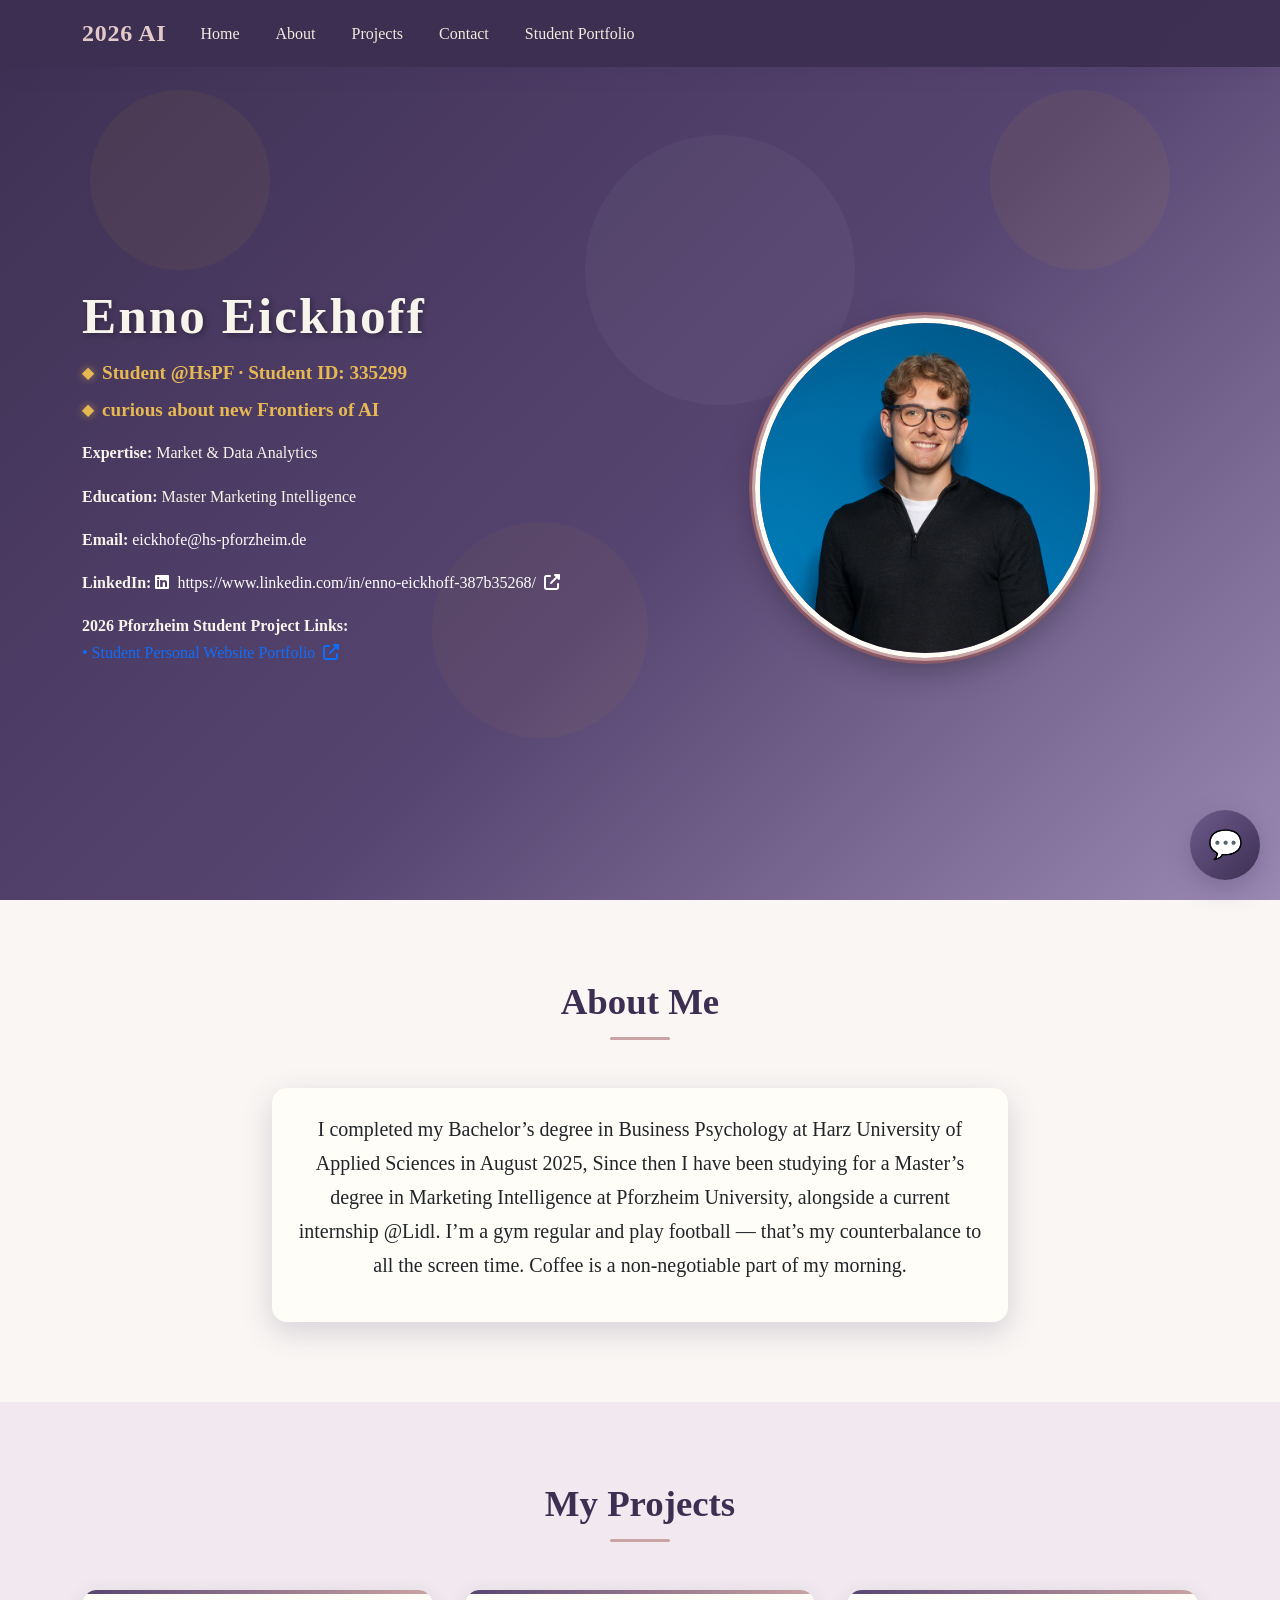
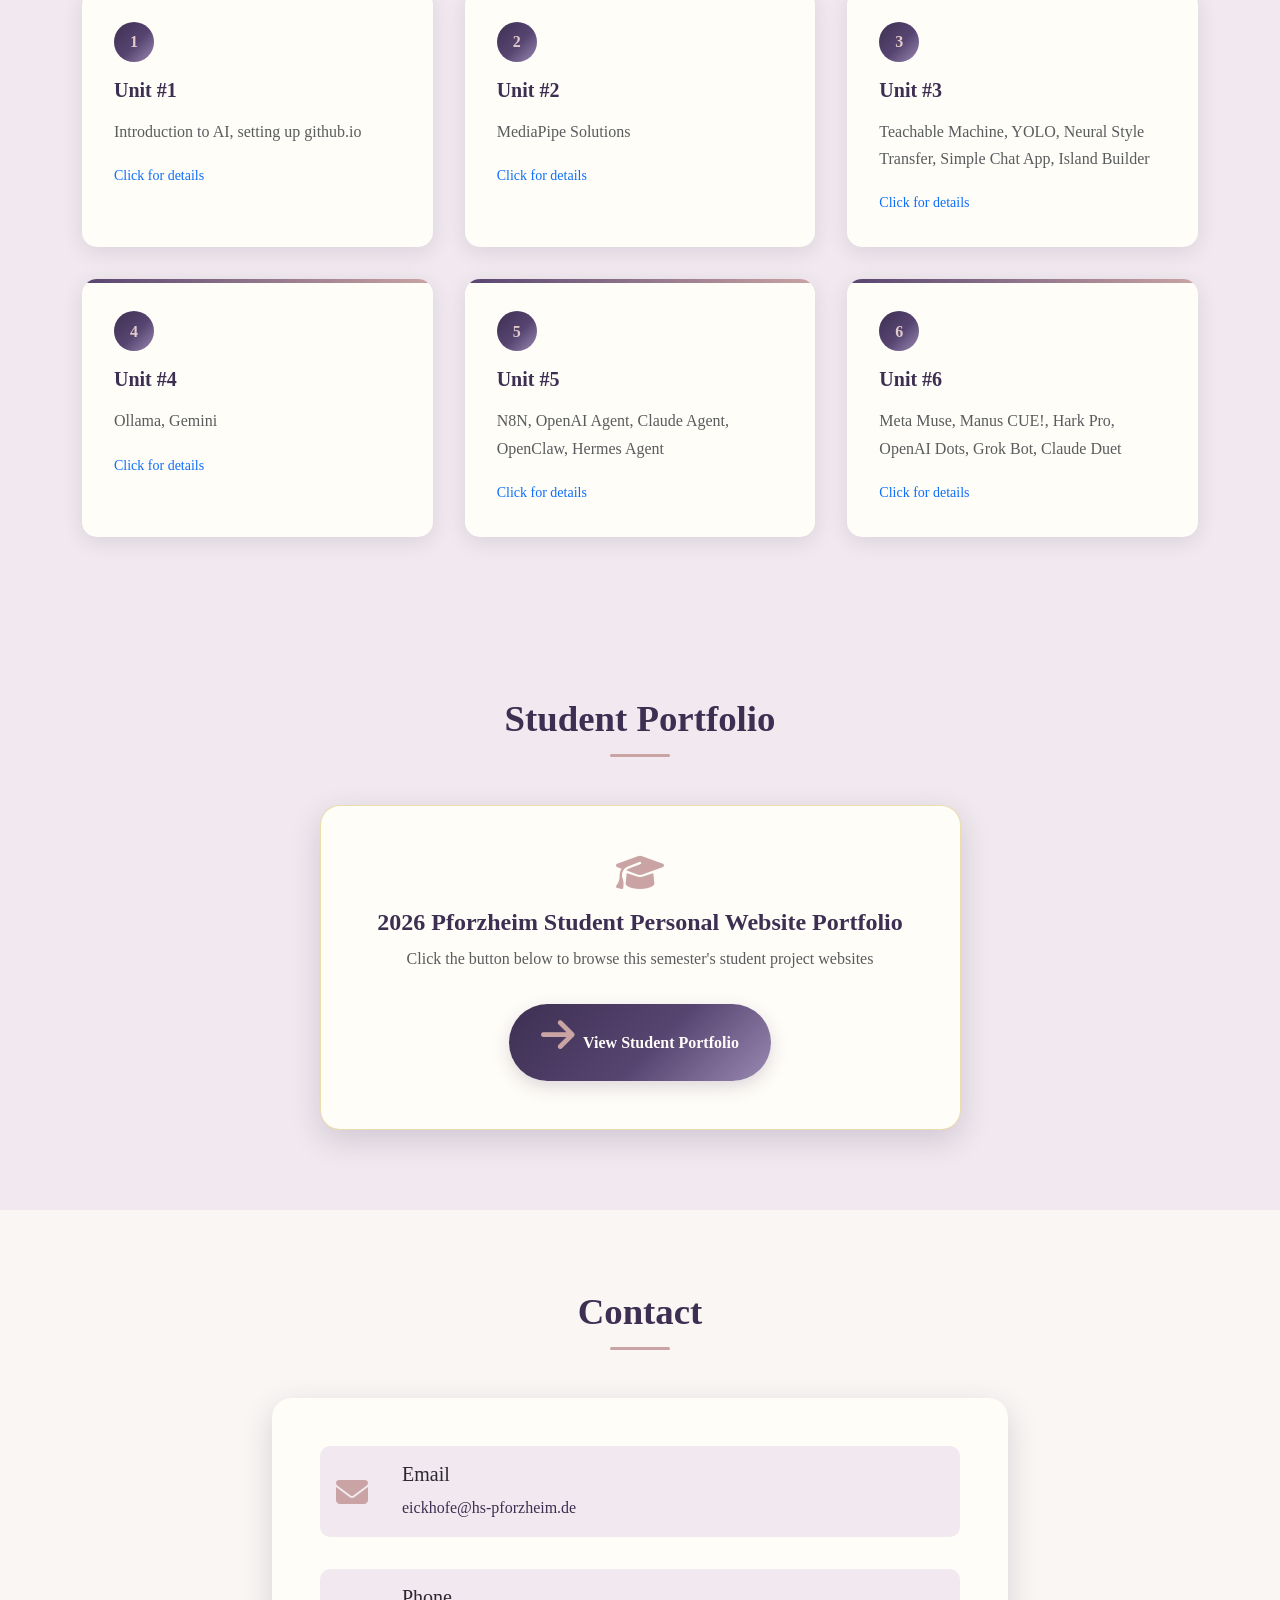
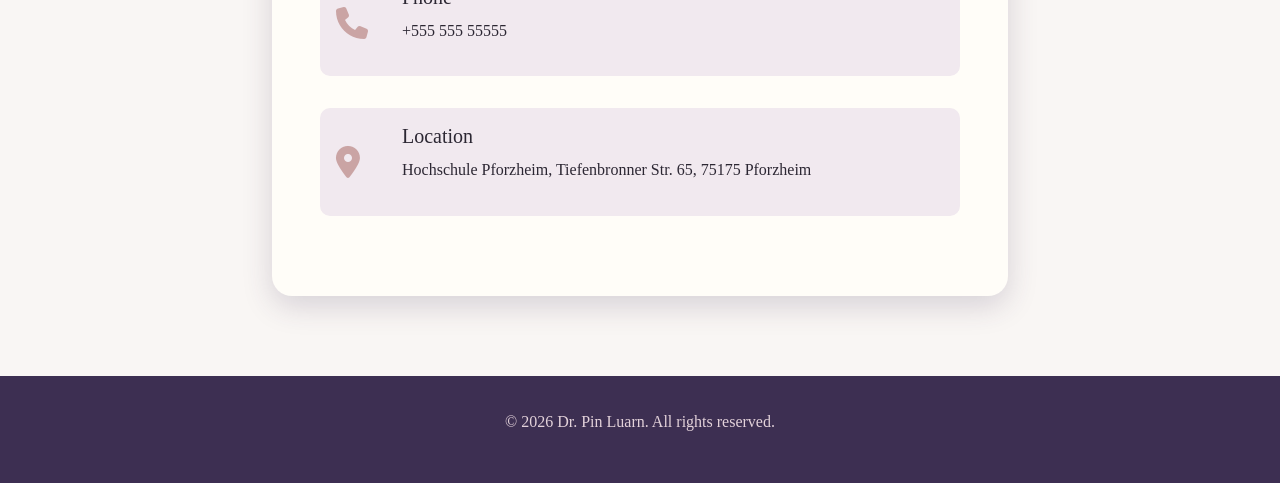
<file: index.html>
<!DOCTYPE html>
<html lang="en">
<head>
    <meta charset="UTF-8">
    <meta name="viewport" content="width=device-width, initial-scale=1.0">
    <title>Prof. Pin Luarn | 2026 AI Personal Site</title>
    <link href="https://cdnjs.cloudflare.com/ajax/libs/bootstrap/5.3.0/css/bootstrap.min.css" rel="stylesheet">
    <link href="https://cdnjs.cloudflare.com/ajax/libs/font-awesome/6.4.0/css/all.min.css" rel="stylesheet">
    <link rel="stylesheet" href="style.css">
    <link rel="icon" type="image/x-icon" href="favicon.ico">
    <!-- AI chat widget: talks to my n8n AI Agent (Unit 5.1 / Extra Credit 5.10) -->
    <script src="chatbot.js?v=4" defer></script>
</head>
<body>
    <!-- Navigation -->
    <nav class="navbar navbar-expand-lg fixed-top">
        <div class="container">
            <a class="navbar-brand" href="#home">2026 AI</a>

            <button class="navbar-toggler" type="button" data-bs-toggle="collapse" data-bs-target="#navbarNav">
                <span class="navbar-toggler-icon"></span>
            </button>

            <div class="collapse navbar-collapse" id="navbarNav">
                <ul class="navbar-nav me-auto">
                    <li class="nav-item">
                        <a class="nav-link" href="#home">Home</a>
                    </li>
                    <li class="nav-item">
                        <a class="nav-link" href="#about">About</a>
                    </li>
                    <li class="nav-item">
                        <a class="nav-link" href="#projects">Projects</a>
                    </li>
                    <li class="nav-item">
                        <a class="nav-link" href="#contact">Contact</a>
                    </li>
                    <li class="nav-item">
                        <a class="nav-link" href="https://drluarn.github.io/student.html" target="_blank" rel="noopener">Student Portfolio</a>
                    </li>
                </ul>
            </div>
        </div>
    </nav>

    <!-- Hero Section -->
    <section id="home" class="hero">
        <div class="container">
            <div class="row align-items-center">
                <div class="col-lg-6 hero-content fade-in">
                    <h1 id="name"></h1>
                    <div class="titles-container">
                        <p class="subtitle title-line" id="title1"></p>
                        <p class="subtitle title-line" id="title2"></p>
                    </div>
                    <div class="mb-3">
                        <strong>Expertise:</strong>
                        <span id="expertise"></span>
                    </div>
                    <div class="mb-3">
                        <strong>Education:</strong>
                        <span id="education"></span>
                    </div>
                    <div class="mb-3">
                        <strong>Email:</strong>
                        <a href="" class="text-white" id="email"></a>
                    </div>
                    <div class="mb-3">
                        <strong>LinkedIn:</strong>
                        <a href="" target="_blank" class="text-white" id="linkedin">
                            <i class="fab fa-linkedin me-1"></i>
                            <span id="linkedin-text"></span>
                            <i class="fas fa-external-link-alt ms-1"></i>
                        </a>
                    </div>
                    <div class="mb-4 student-links">
                        <strong>2026 Pforzheim Student Project Links:</strong>
                        <div class="student-link-item">
                            <a href="https://drluarn.github.io/student.html" target="_blank" rel="noopener">
                                <span>• Student Personal Website Portfolio</span>
                                <i class="fas fa-external-link-alt ms-1"></i>
                            </a>
                        </div>
                    </div>
                </div>
                <div class="col-lg-6 text-center fade-in">
                    <img src="mypic.jpg" alt="profile photo" class="profile-img">
                </div>
            </div>
        </div>
    </section>

    <!-- About Section -->
    <section id="about" class="section">
        <div class="container">
            <h2 class="section-title">About Me</h2>
            <div class="row justify-content-center">
                <div class="col-lg-8">
                    <div class="card fade-in">
                        <div class="card-body p-4">
                            <p class="lead text-center" id="about-text">
                            </p>
                        </div>
                    </div>
                </div>
            </div>
        </div>
    </section>

    <!-- Projects Section -->
    <section id="projects" class="section bg-light">
        <div class="container">
            <h2 class="section-title">My Projects</h2>

            <!-- Projects are rendered dynamically by JS -->
            <div class="project-grid fade-in" id="projects-grid"></div>
        </div>
    </section>

    <!-- Student Portfolio Section -->
    <section id="portfolio" class="section bg-light">
        <div class="container">
            <h2 class="section-title">Student Portfolio</h2>
            <div class="row justify-content-center">
                <div class="col-lg-7">
                    <div class="portfolio-cta fade-in">
                        <i class="fas fa-graduation-cap"></i>
                        <h4 style="color: var(--navy-deep); font-weight: 700;">2026 Pforzheim Student Personal Website Portfolio</h4>
                        <p class="text-muted mt-2">Click the button below to browse this semester's student project websites</p>
                        <a href="https://drluarn.github.io/student.html" class="btn-elegant" target="_blank" rel="noopener">
                            <i class="fas fa-arrow-right"></i> <span>View Student Portfolio</span>
                        </a>
                    </div>
                </div>
            </div>
        </div>
    </section>

    <!-- Contact Section -->
    <section id="contact" class="section">
        <div class="container">
            <h2 class="section-title">Contact</h2>
            <div class="row justify-content-center">
                <div class="col-lg-8">
                    <div class="contact-info fade-in">
                        <div class="contact-item">
                            <i class="fas fa-envelope"></i>
                            <div>
                                <h5>Email</h5>
                                <a id="contact-email1" href=""></a>
                            </div>
                        </div>
                        <div class="contact-item">
                            <i class="fas fa-phone"></i>
                            <div>
                                <h5>Phone</h5>
                                <p id="contact-phone"></p>
                            </div>
                        </div>
                        <div class="contact-item">
                            <i class="fas fa-map-marker-alt"></i>
                            <div>
                                <h5>Location</h5>
                                <p id="contact-location"></p>
                            </div>
                        </div>
                    </div>
                </div>
            </div>
        </div>
    </section>

    <!-- Footer -->
    <footer class="footer">
        <div class="container">
            <p>&copy; 2026 Dr. Pin Luarn. All rights reserved.</p>
        </div>
    </footer>

    <!-- Bootstrap JS -->
    <script src="https://cdnjs.cloudflare.com/ajax/libs/bootstrap/5.3.0/js/bootstrap.bundle.min.js"></script>

    <script>
        const totalUnits = 6;

        // Fallback project descriptions (used if projects.txt cannot be fetched, e.g. opened via file://)
        const defaultProjects = [
            {id: 1, description: 'Introduction to AI, setting up github.io'},
            {id: 2, description: 'MediaPipe Solutions'},
            {id: 3, description: 'Teachable Machine, YOLO, Neural Style Transfer, Simple Chat App, Island Builder'},
            {id: 4, description: 'Ollama, Gemini'},
            {id: 5, description: 'N8N, OpenAI Agent, Claude Agent, OpenClaw, Hermes Agent'},
            {id: 6, description: 'Meta Muse, Manus CUE!, Hark Pro, OpenAI Dots, Grok Bot, Claude Duet'}
        ];

        let projects = defaultProjects;

        // Always read projects.txt from the instructor's own site so every student
        // fork (even hosted on a different github.io domain) shows the same, current
        // unit list rather than whatever projects.txt happens to ship in their repo.
        const PROJECTS_TXT_URL = 'https://drluarn.github.io/projects.txt';

        async function loadProjectsTxt() {
            try {
                const res = await fetch(PROJECTS_TXT_URL, { cache: 'no-store' });
                if (!res.ok) throw new Error('projects.txt not found');
                const text = await res.text();
                const parsed = parseProfileTxt(text);
                const loaded = [];
                for (let i = 1; i <= totalUnits; i++) {
                    const description = parsed[`unit${i}`];
                    if (description) loaded.push({id: i, description});
                }
                // Only use the loaded list if every unit was found; otherwise keep defaults
                projects = (loaded.length === totalUnits) ? loaded : defaultProjects;
            } catch (err) {
                console.warn('Could not load projects.txt, using built-in defaults.', err);
                projects = defaultProjects;
            }
        }

        // Fallback profile (used if profile.txt cannot be fetched, e.g. opened via file://)
        const defaultProfile = {
            name: 'Prof. Pin Luarn',
            title1: 'Top 2% Scientist Worldwide (2020-2026)',
            title2: '2024 National Teaching Award Laureate',
            expertise: 'Internet Marketing, AI Applications, Agentic AI',
            education: 'Ph.D. in Industrial Engineering, University of Wisconsin-Madison, USA',
            email: 'luarn@mail.ntust.edu.tw',
            linkedin: 'https://pse.is/8nn88y',
            about1: 'Prof. Luarn earned his B.S. in Industrial Engineering from Tunghai University,',
            about2: 'and his M.S. and Ph.D. in Industrial Engineering from the University of Wisconsin-Madison.',
            about3: "Named among the world's top 2% scientists by Stanford University & Elsevier for seven consecutive years (2020-2026).",
            about4: 'Recipient of the 2024 Presidential National Teaching Award, Taiwan',
            phone: '+886-2-2737-6754',
            location: 'T2-409, National Taiwan University of Science and Technology, No. 43, Sec. 4, Keelung Rd., Taipei, Taiwan'
        };

        let profileData = defaultProfile;

        // Parse a simple "key=value" text file, ignoring blank lines and comments
        function parseProfileTxt(text) {
            const data = {};
            text.split(/\r?\n/).forEach(line => {
                const trimmed = line.trim();
                if (!trimmed || trimmed.startsWith('#')) return;
                const idx = trimmed.indexOf('=');
                if (idx === -1) return;
                const key = trimmed.slice(0, idx).trim();
                const value = trimmed.slice(idx + 1).trim();
                data[key] = value;
            });
            return data;
        }

        async function loadProfileTxt() {
            try {
                const res = await fetch('profile.txt', { cache: 'no-store' });
                if (!res.ok) throw new Error('profile.txt not found');
                const text = await res.text();
                const parsed = parseProfileTxt(text);
                // Merge over defaults so missing keys still fall back gracefully
                profileData = Object.assign({}, defaultProfile, parsed);
            } catch (err) {
                console.warn('Could not load profile.txt, using built-in defaults.', err);
                profileData = defaultProfile;
            }
        }

        // Initialize page
        document.addEventListener('DOMContentLoaded', async function() {
            await Promise.all([loadProfileTxt(), loadProjectsTxt()]);
            applyProfileData();
            renderProjects();
            initScrollAnimations();
            initSmoothScrolling();
        });

        // Fill in profile fields (name, titles, about text, contact info)
        function applyProfileData() {
            const p = profileData;
            document.getElementById('name').textContent = p.name;
            document.getElementById('title1').textContent = p.title1;
            document.getElementById('title2').textContent = p.title2;
            document.getElementById('expertise').textContent = p.expertise;
            document.getElementById('education').textContent = p.education;

            document.getElementById('email').textContent = p.email;
            document.getElementById('email').href = `mailto:${p.email}`;
            document.getElementById('linkedin').href = p.linkedin;
            document.getElementById('linkedin-text').textContent = p.linkedin;

            const aboutParts = [p.about1, p.about2, p.about3, p.about4]
                .filter(text => text && text.trim());
            document.getElementById('about-text').innerHTML = aboutParts.join(' ');

            document.getElementById('contact-email1').textContent = p.email;
            document.getElementById('contact-email1').href = `mailto:${p.email}`;
            document.getElementById('contact-phone').textContent = p.phone;
            document.getElementById('contact-location').textContent = p.location;
        }

        // Render the project grid
        function renderProjects() {
            const grid = document.getElementById('projects-grid');

            grid.innerHTML = projects.map(project => {
                return `
                    <div class="project-card" onclick="openProject(${project.id})">
                        <div class="project-number">${project.id}</div>
                        <h5>Unit #${project.id}</h5>
                        <p class="text-muted">${project.description}</p>
                        <small class="text-primary">Click for details</small>
                    </div>
                `;
            }).join('');
        }

        // Open project details
        function openProject(id) {
            window.open(`unit.html?unit=${id}`, '_blank');
        }

        // Scroll-triggered fade-in animations
        function initScrollAnimations() {
            const observerOptions = {
                threshold: 0.1,
                rootMargin: '0px 0px -50px 0px'
            };

            const observer = new IntersectionObserver((entries) => {
                entries.forEach(entry => {
                    if (entry.isIntersecting) {
                        entry.target.classList.add('visible');
                    }
                });
            }, observerOptions);

            document.querySelectorAll('.fade-in').forEach(el => {
                observer.observe(el);
            });
        }

        // Smooth scrolling for in-page navigation links
        function initSmoothScrolling() {
            document.querySelectorAll('a[href^="#"]').forEach(anchor => {
                anchor.addEventListener('click', function (e) {
                    e.preventDefault();
                    const target = document.querySelector(this.getAttribute('href'));
                    if (target) {
                        const headerOffset = 70;
                        const elementPosition = target.getBoundingClientRect().top;
                        const offsetPosition = elementPosition + window.pageYOffset - headerOffset;

                        window.scrollTo({
                            top: offsetPosition,
                            behavior: 'smooth'
                        });
                    }
                });
            });
        }

        // Navbar background on scroll
        window.addEventListener('scroll', function() {
            const navbar = document.querySelector('.navbar');
            if (window.scrollY > 50) {
                navbar.style.background = 'rgba(255,255,255,0.98)';
            } else {
                navbar.style.background = 'rgba(255,255,255,0.95)';
            }
        });
    </script>
</body>
</html>
</file>
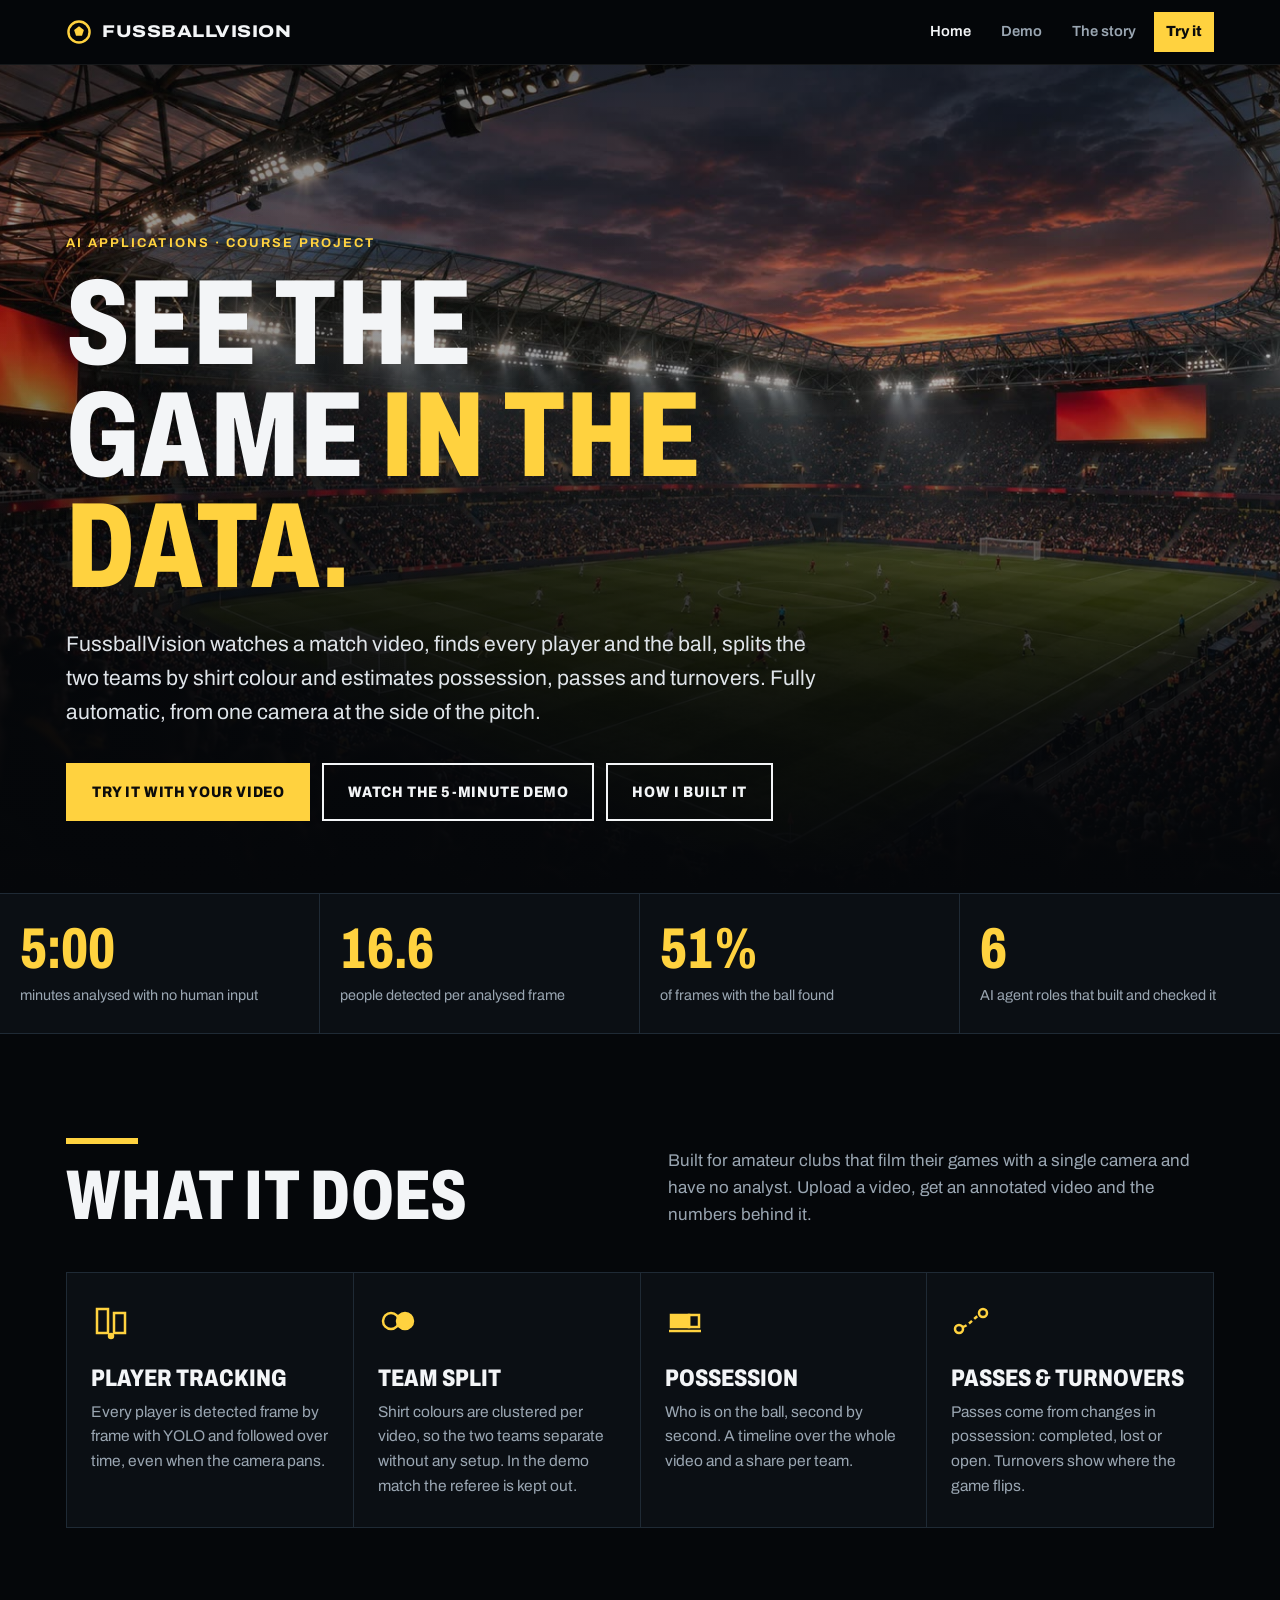
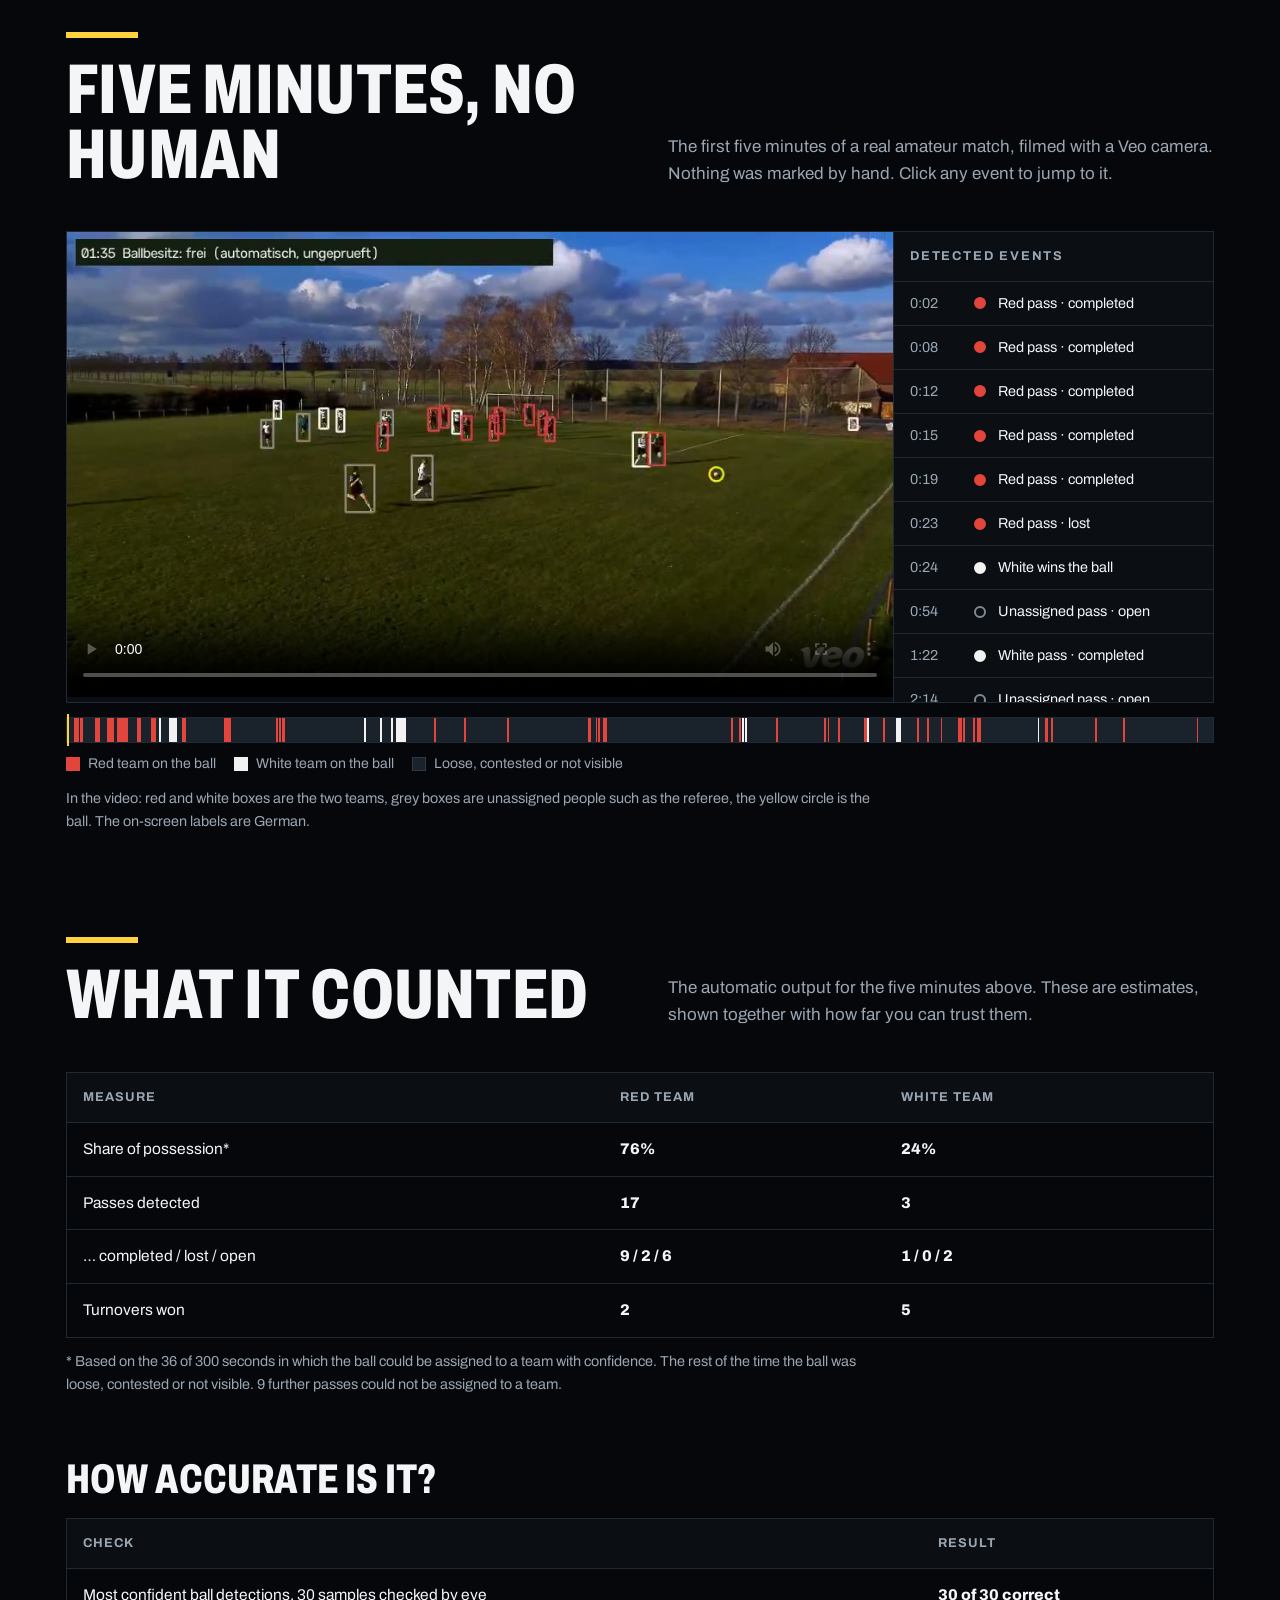
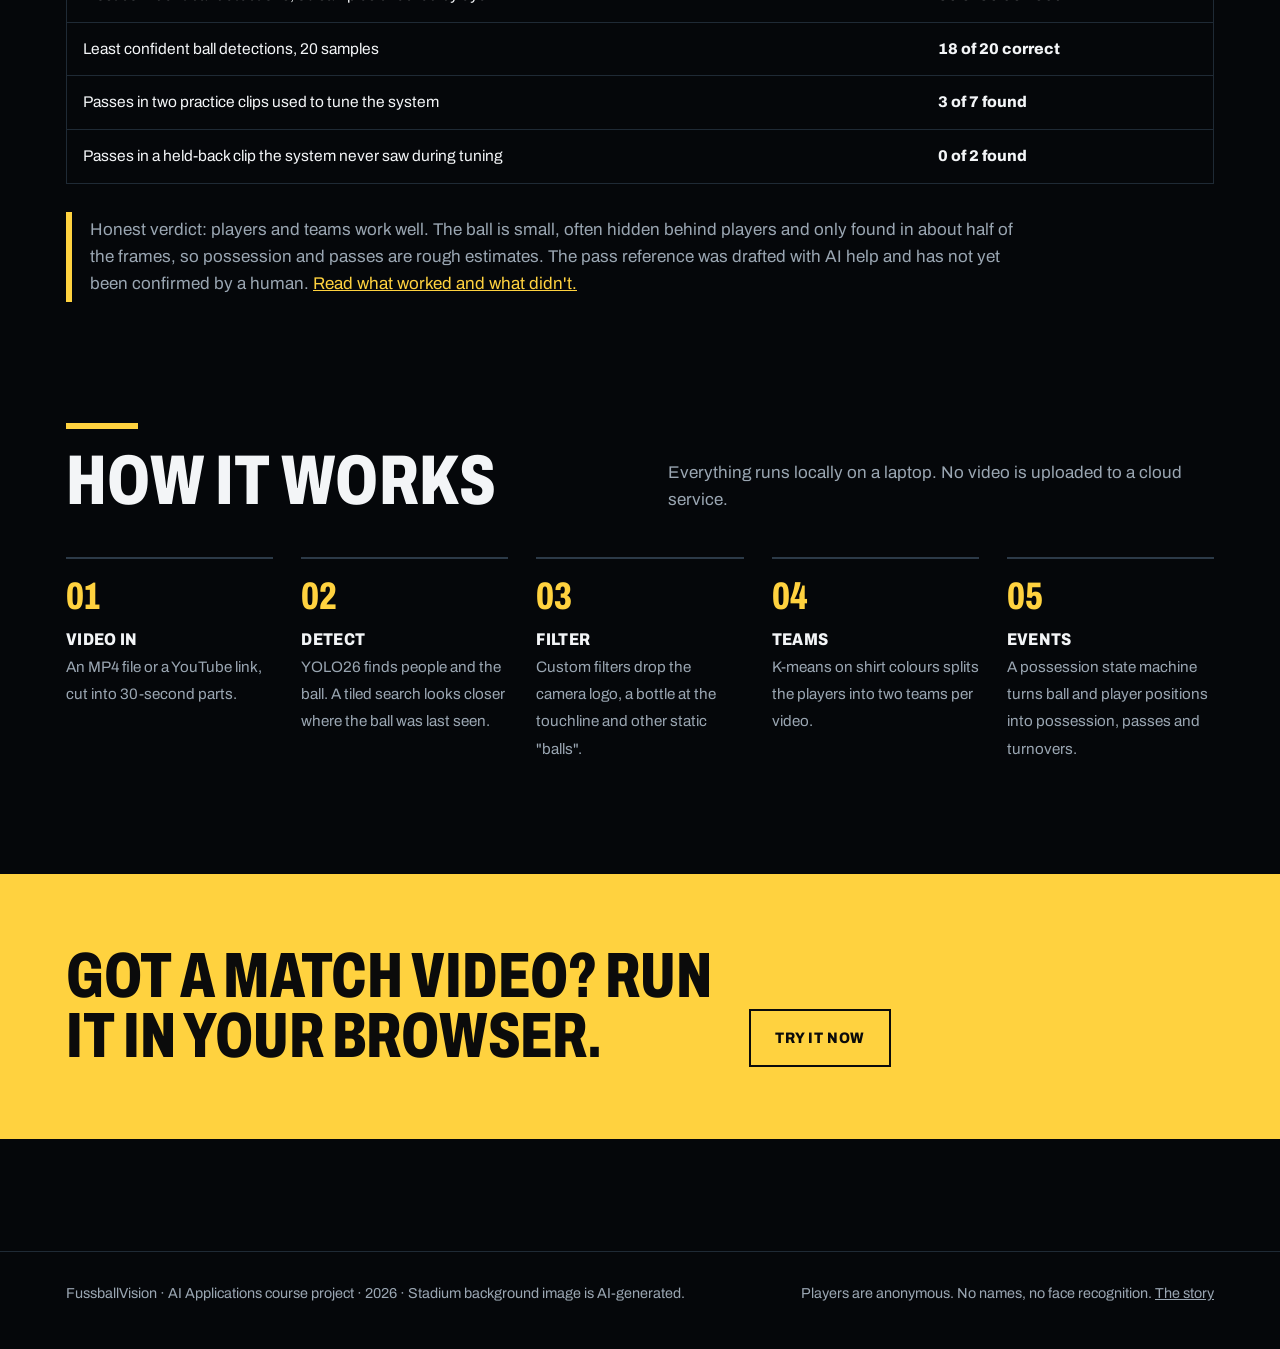
<file: fussballvision/index.html>
<!doctype html>
<html lang="en">
<head>
<meta charset="utf-8">
<meta name="viewport" content="width=device-width, initial-scale=1">
<title>FussballVision</title>
<meta name="description" content="Automatic football video analysis from a single camera: player tracking, team split, ball, possession, passes and turnovers. An AI Applications course project.">
<link rel="preconnect" href="https://fonts.googleapis.com">
<link rel="preconnect" href="https://fonts.gstatic.com" crossorigin>
<link href="https://fonts.googleapis.com/css2?family=Archivo:wdth,wght@62..125,400..800&display=swap" rel="stylesheet">
<link rel="stylesheet" href="site.css">
</head>
<body>

<header class="topbar">
  <div class="wrap">
    <a class="logo" href="index.html"><svg viewBox="0 0 32 32" aria-hidden="true"><circle cx="16" cy="16" r="13" fill="none" stroke="#ffd23f" stroke-width="3"/><path d="M16 9l6 4.5-2.3 7h-7.4L10 13.5z" fill="#ffd23f"/></svg>FUSSBALLVISION</a>
    <nav aria-label="Main"><a href="index.html" aria-current="page">Home</a><a href="#demo">Demo</a><a href="story.html">The story</a><a class="cta" href="try.html">Try it</a></nav>
  </div>
</header>

<div class="hero">
  <img class="bg" src="img/stadium.jpg" alt="">
  <div class="wrap">
    <p class="eyebrow">AI Applications · course project</p>
    <h1 class="display">See the game <em>in the data.</em></h1>
    <p class="lead">FussballVision watches a match video, finds every player and the ball, splits the two teams by shirt colour and estimates possession, passes and turnovers. Fully automatic, from one camera at the side of the pitch.</p>
    <div class="btns">
      <a class="btn primary" href="try.html">Try it with your video</a>
      <a class="btn" href="#demo">Watch the 5-minute demo</a>
      <a class="btn" href="story.html">How I built it</a>
    </div>
  </div>
</div>

<div class="strip" aria-label="Key numbers from the five-minute demo">
  <div><b>5:00</b><span>minutes analysed with no human input</span></div>
  <div><b>16.6</b><span>people detected per analysed frame</span></div>
  <div><b>51%</b><span>of frames with the ball found</span></div>
  <div><b>6</b><span>AI agent roles that built and checked it</span></div>
</div>

<main class="wrap">
  <section id="features">
    <div class="head">
      <div><div class="bar"></div><h2 class="display">What it does</h2></div>
      <p>Built for amateur clubs that film their games with a single camera and have no analyst. Upload a video, get an annotated video and the numbers behind it.</p>
    </div>
    <div class="grid4">
      <div class="card">
        <svg class="icon" viewBox="0 0 40 40" fill="none" stroke="currentColor" stroke-width="2.5" aria-hidden="true"><rect x="6" y="8" width="11" height="24"/><rect x="23" y="12" width="11" height="20"/><circle cx="20" cy="35" r="2" fill="currentColor"/></svg>
        <h3>Player tracking</h3><p>Every player is detected frame by frame with YOLO and followed over time, even when the camera pans.</p>
      </div>
      <div class="card">
        <svg class="icon" viewBox="0 0 40 40" fill="none" stroke="currentColor" stroke-width="2.5" aria-hidden="true"><circle cx="13" cy="20" r="8"/><circle cx="27" cy="20" r="8" fill="currentColor"/></svg>
        <h3>Team split</h3><p>Shirt colours are clustered per video, so the two teams separate without any setup. In the demo match the referee is kept out.</p>
      </div>
      <div class="card">
        <svg class="icon" viewBox="0 0 40 40" fill="none" stroke="currentColor" stroke-width="2.5" aria-hidden="true"><path d="M4 30h32"/><rect x="6" y="14" width="18" height="12" fill="currentColor"/><rect x="24" y="14" width="10" height="12"/></svg>
        <h3>Possession</h3><p>Who is on the ball, second by second. A timeline over the whole video and a share per team.</p>
      </div>
      <div class="card">
        <svg class="icon" viewBox="0 0 40 40" fill="none" stroke="currentColor" stroke-width="2.5" aria-hidden="true"><circle cx="8" cy="28" r="4"/><circle cx="32" cy="12" r="4"/><path d="M12 26c6-2 10-8 16-12" stroke-dasharray="4 3"/></svg>
        <h3>Passes &amp; turnovers</h3><p>Passes come from changes in possession: completed, lost or open. Turnovers show where the game flips.</p>
      </div>
    </div>
  </section>

  <section id="demo">
    <div class="head">
      <div><div class="bar"></div><h2 class="display">Five minutes, no human</h2></div>
      <p>The first five minutes of a real amateur match, filmed with a Veo camera. Nothing was marked by hand. Click any event to jump to it.</p>
    </div>
    <div class="player">
      <video id="demo-video" controls preload="metadata" playsinline poster="img/auto-tracking.jpg" aria-label="Automatically annotated match video, five minutes">
        <source src="video/fuenf-minuten-automatisch.mp4" type="video/mp4">
      </video>
      <div class="events">
        <h3>Detected events</h3>
        <ol id="event-list"></ol>
      </div>
    </div>
    <div class="timeline" id="timeline" role="img" aria-label="Possession timeline over five minutes"><span class="head-pos" id="head-pos"></span></div>
    <div class="legend">
      <span><i class="sw" style="background:var(--red)"></i>Red team on the ball</span>
      <span><i class="sw" style="background:var(--white)"></i>White team on the ball</span>
      <span><i class="sw" style="background:#1a222b;border:1px solid var(--line-2)"></i>Loose, contested or not visible</span>
    </div>
    <p class="caption">In the video: red and white boxes are the two teams, grey boxes are unassigned people such as the referee, the yellow circle is the ball. The on-screen labels are German.</p>
  </section>

  <section id="numbers">
    <div class="head">
      <div><div class="bar"></div><h2 class="display">What it counted</h2></div>
      <p>The automatic output for the five minutes above. These are estimates, shown together with how far you can trust them.</p>
    </div>
    <div class="table-wrap"><table>
      <thead><tr><th>Measure</th><th>Red team</th><th>White team</th></tr></thead>
      <tbody>
        <tr><td>Share of possession*</td><td class="num">76%</td><td class="num">24%</td></tr>
        <tr><td>Passes detected</td><td class="num">17</td><td class="num">3</td></tr>
        <tr><td>… completed / lost / open</td><td class="num">9 / 2 / 6</td><td class="num">1 / 0 / 2</td></tr>
        <tr><td>Turnovers won</td><td class="num">2</td><td class="num">5</td></tr>
      </tbody>
    </table></div>
    <p class="caption">* Based on the 36 of 300 seconds in which the ball could be assigned to a team with confidence. The rest of the time the ball was loose, contested or not visible. 9 further passes could not be assigned to a team.</p>

    <h3 class="display" style="font-size:clamp(1.8rem,4vw,2.6rem);margin:64px 0 20px">How accurate is it?</h3>
    <div class="table-wrap"><table>
      <thead><tr><th>Check</th><th>Result</th></tr></thead>
      <tbody>
        <tr><td>Most confident ball detections, 30 samples checked by eye</td><td class="num">30 of 30 correct</td></tr>
        <tr><td>Least confident ball detections, 20 samples</td><td class="num">18 of 20 correct</td></tr>
        <tr><td>Passes in two practice clips used to tune the system</td><td class="num">3 of 7 found</td></tr>
        <tr><td>Passes in a held-back clip the system never saw during tuning</td><td class="num">0 of 2 found</td></tr>
      </tbody>
    </table></div>
    <p class="note">Honest verdict: players and teams work well. The ball is small, often hidden behind players and only found in about half of the frames, so possession and passes are rough estimates. The pass reference was drafted with AI help and has not yet been confirmed by a human. <a href="story.html#results">Read what worked and what didn't.</a></p>
  </section>

  <section id="how">
    <div class="head">
      <div><div class="bar"></div><h2 class="display">How it works</h2></div>
      <p>Everything runs locally on a laptop. No video is uploaded to a cloud service.</p>
    </div>
    <ol class="steps">
      <li><b>Video in</b><span>An MP4 file or a YouTube link, cut into 30-second parts.</span></li>
      <li><b>Detect</b><span>YOLO26 finds people and the ball. A tiled search looks closer where the ball was last seen.</span></li>
      <li><b>Filter</b><span>Custom filters drop the camera logo, a bottle at the touchline and other static "balls".</span></li>
      <li><b>Teams</b><span>K-means on shirt colours splits the players into two teams per video.</span></li>
      <li><b>Events</b><span>A possession state machine turns ball and player positions into possession, passes and turnovers.</span></li>
    </ol>
  </section>
</main>

<div class="band">
  <div class="wrap">
    <p>Got a match video? Run it in your browser.</p>
    <a class="btn" href="try.html">Try it now</a>
  </div>
</div>

<footer><div class="wrap"><span>FussballVision · AI Applications course project · 2026 · Stadium background image is AI-generated.</span><span>Players are anonymous. No names, no face recognition. <a href="story.html">The story</a></span></div></footer>

<script>
(async () => {
  const video = document.getElementById('demo-video');
  const list = document.getElementById('event-list');
  const timeline = document.getElementById('timeline');
  const head = document.getElementById('head-pos');
  const fmt = t => `${Math.floor(t / 60)}:${String(Math.floor(t % 60)).padStart(2, '0')}`;
  let data;
  try { data = await (await fetch('demo-events.json')).json(); } catch { return; }
  for (const [start, end, state] of data.timeline) {
    if (state !== 'red' && state !== 'white') continue;
    const bar = document.createElement('i');
    bar.className = state;
    bar.style.left = `${start / data.duration * 100}%`;
    bar.style.width = `${Math.max((end - start) / data.duration * 100, .15)}%`;
    timeline.appendChild(bar);
  }
  const label = e => {
    const team = e.team ? `${e.team[0].toUpperCase()}${e.team.slice(1)}` : 'Unassigned';
    if (e.type === 'turnover') return `${team} wins the ball`;
    const outcome = { complete: 'completed', lost: 'lost', unknown: 'open' }[e.outcome] || 'open';
    return `${team} pass · ${outcome}`;
  };
  const buttons = data.events.map(e => {
    const li = document.createElement('li');
    const b = document.createElement('button');
    b.type = 'button';
    b.innerHTML = `<time>${fmt(e.t)}</time><span class="dot ${e.team || ''}"></span><span></span>`;
    b.lastChild.textContent = label(e);
    b.addEventListener('click', () => { video.currentTime = Math.max(e.t - 2, 0); video.play(); });
    li.appendChild(b);
    list.appendChild(li);
    return [e.t, b];
  });
  timeline.addEventListener('click', ev => {
    const r = timeline.getBoundingClientRect();
    video.currentTime = (ev.clientX - r.left) / r.width * data.duration;
  });
  let current = null;
  video.addEventListener('timeupdate', () => {
    head.style.left = `${video.currentTime / data.duration * 100}%`;
    let last = null;
    for (const [t, b] of buttons) if (t <= video.currentTime + .3) last = b;
    if (last !== current) { current?.classList.remove('now'); last?.classList.add('now'); current = last; }
  });
})();
</script>
</body>
</html>
</file>
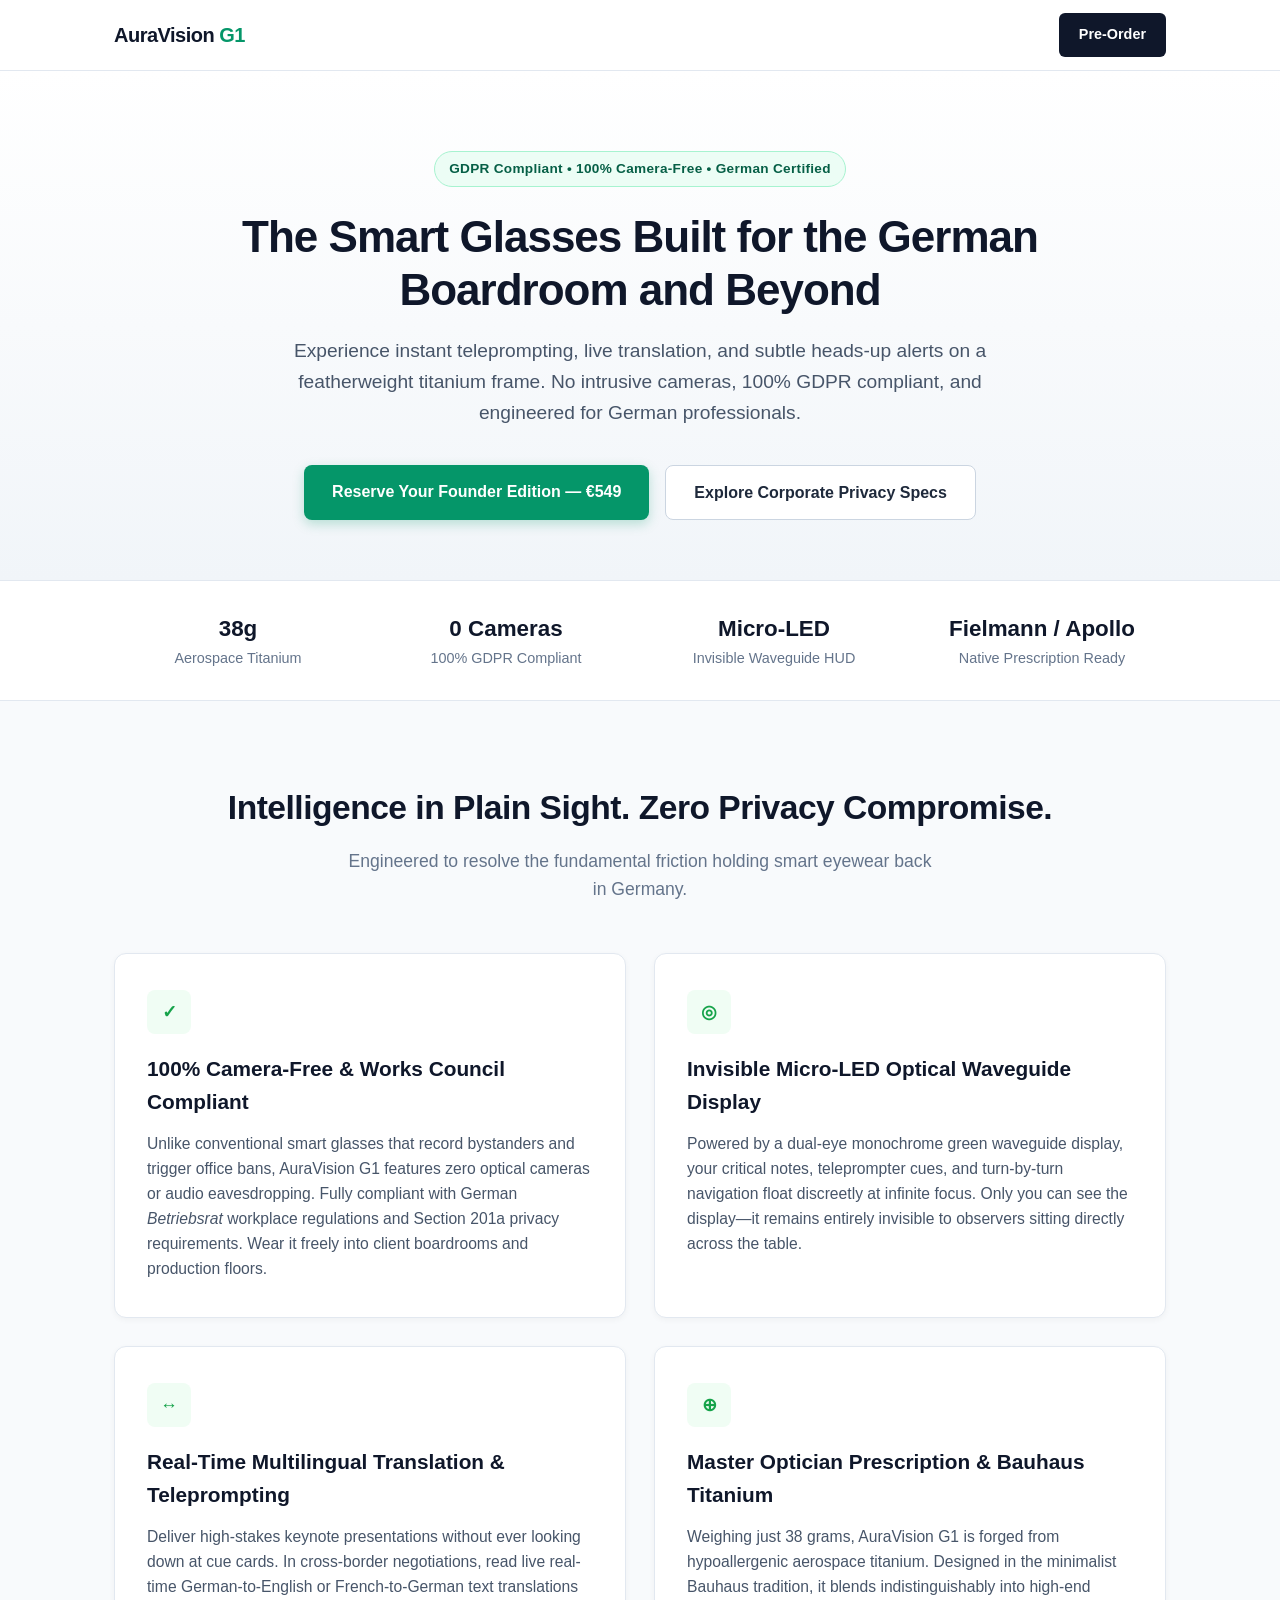
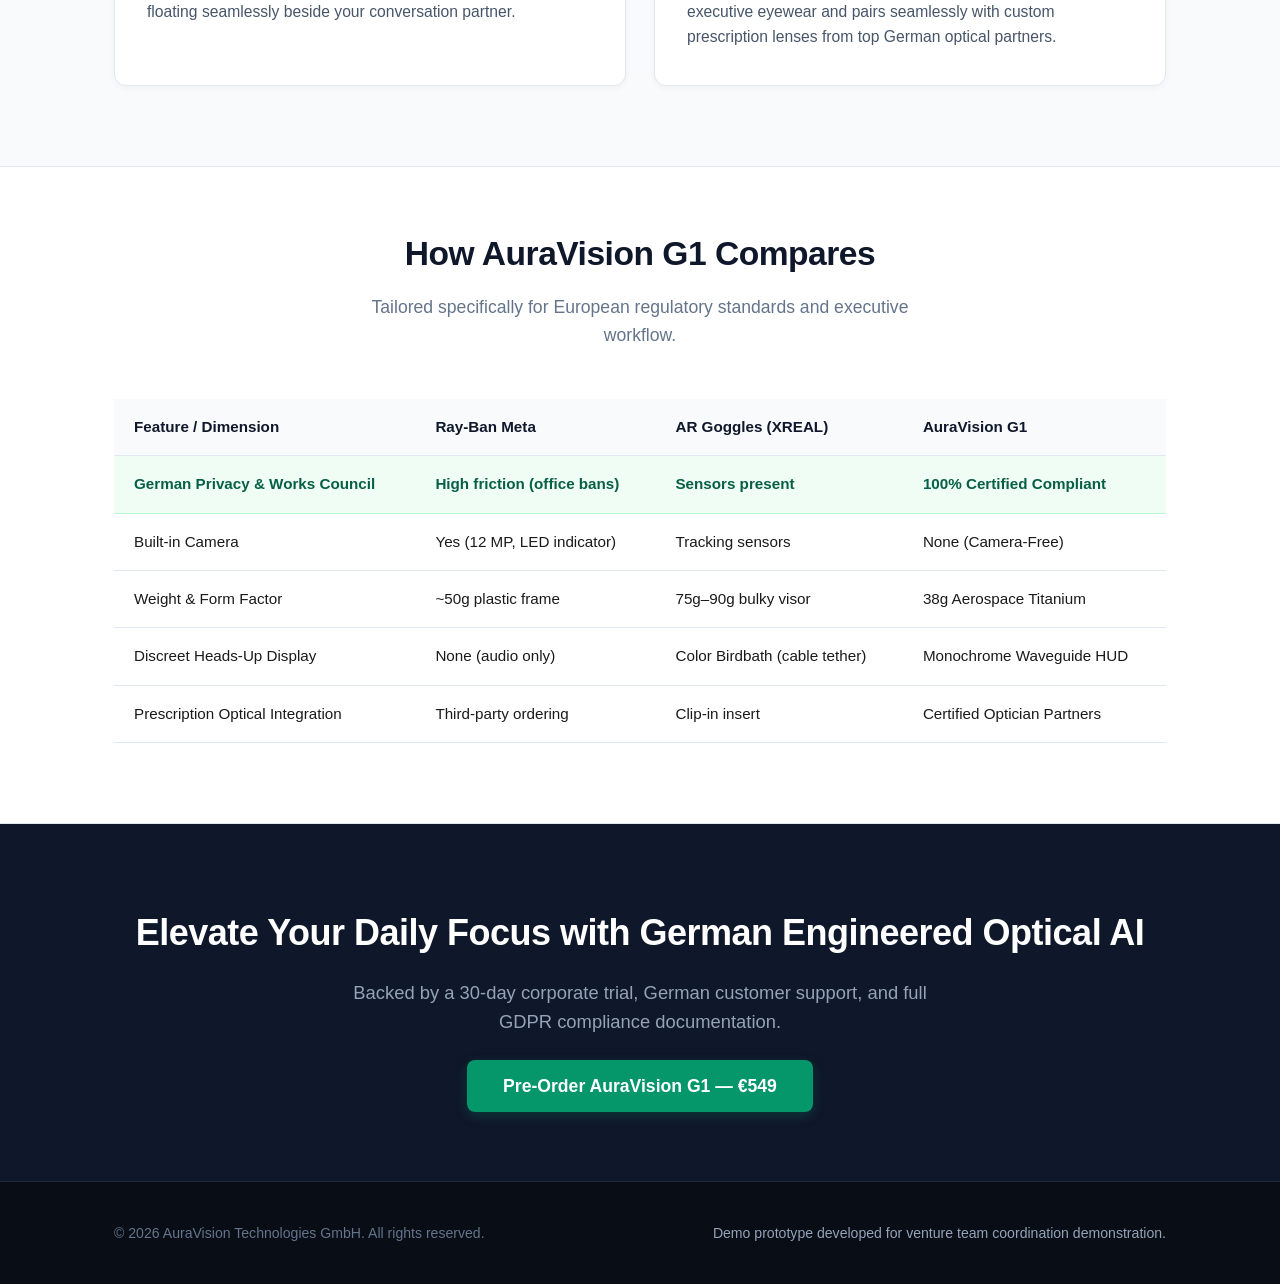
<file: smart-glasses-de/04-prototype/index.html>
<!DOCTYPE html>
<html lang="en">
<head>
  <meta charset="UTF-8">
  <meta name="viewport" content="width=device-width, initial-scale=1.0">
  <title>AuraVision G1 — Smart Glasses for the German Market</title>
  <style>
    /* Reset and Base Styles */
    * {
      box-sizing: border-box;
      margin: 0;
      padding: 0;
    }
    body {
      font-family: -apple-system, BlinkMacSystemFont, "Segoe UI", Roboto, Helvetica, Arial, sans-serif;
      line-height: 1.6;
      color: #1a1a1a;
      background-color: #f8fafc;
    }
    a {
      text-decoration: none;
      color: inherit;
    }

    /* Container */
    .container {
      max-width: 1100px;
      margin: 0 auto;
      padding: 0 24px;
    }

    /* Navigation Bar */
    header {
      background-color: #ffffff;
      border-bottom: 1px solid #e2e8f0;
      position: sticky;
      top: 0;
      z-index: 100;
    }
    .nav-inner {
      display: flex;
      justify-content: space-between;
      align-items: center;
      height: 70px;
    }
    .logo {
      font-size: 1.25rem;
      font-weight: 700;
      letter-spacing: -0.5px;
      color: #0f172a;
    }
    .logo span {
      color: #059669;
    }
    .nav-cta {
      background-color: #0f172a;
      color: #ffffff;
      padding: 10px 20px;
      border-radius: 6px;
      font-size: 0.9rem;
      font-weight: 600;
      transition: background-color 0.2s;
    }
    .nav-cta:hover {
      background-color: #1e293b;
    }

    /* Hero Section */
    .hero {
      padding: 80px 0 60px;
      text-align: center;
      background: linear-gradient(180deg, #ffffff 0%, #f1f5f9 100%);
      border-bottom: 1px solid #e2e8f0;
    }
    .badge {
      display: inline-block;
      padding: 6px 14px;
      background-color: #ecfdf5;
      color: #065f46;
      border: 1px solid #a7f3d0;
      border-radius: 9999px;
      font-size: 0.85rem;
      font-weight: 600;
      margin-bottom: 24px;
      letter-spacing: 0.3px;
    }
    .hero h1 {
      font-size: 2.75rem;
      line-height: 1.2;
      font-weight: 800;
      color: #0f172a;
      max-width: 850px;
      margin: 0 auto 20px;
      letter-spacing: -1px;
    }
    .hero p {
      font-size: 1.2rem;
      color: #475569;
      max-width: 720px;
      margin: 0 auto 36px;
    }
    .hero-actions {
      display: flex;
      justify-content: center;
      gap: 16px;
      flex-wrap: wrap;
    }
    .btn-primary {
      background-color: #059669;
      color: #ffffff;
      padding: 14px 28px;
      border-radius: 8px;
      font-weight: 600;
      font-size: 1rem;
      box-shadow: 0 4px 12px rgba(5, 150, 105, 0.25);
      transition: all 0.2s;
    }
    .btn-primary:hover {
      background-color: #047857;
      transform: translateY(-1px);
    }
    .btn-secondary {
      background-color: #ffffff;
      color: #1e293b;
      padding: 14px 28px;
      border-radius: 8px;
      font-weight: 600;
      font-size: 1rem;
      border: 1px solid #cbd5e1;
      transition: background-color 0.2s;
    }
    .btn-secondary:hover {
      background-color: #f8fafc;
    }

    /* Key Specs Bar */
    .specs-bar {
      padding: 30px 0;
      background-color: #ffffff;
      border-bottom: 1px solid #e2e8f0;
    }
    .specs-grid {
      display: grid;
      grid-template-columns: repeat(4, 1fr);
      gap: 20px;
      text-align: center;
    }
    .spec-item h4 {
      font-size: 1.4rem;
      font-weight: 700;
      color: #0f172a;
    }
    .spec-item p {
      font-size: 0.9rem;
      color: #64748b;
      font-weight: 500;
    }

    /* Selling Points Section */
    .features {
      padding: 80px 0;
    }
    .section-header {
      text-align: center;
      margin-bottom: 50px;
    }
    .section-header h2 {
      font-size: 2.1rem;
      font-weight: 700;
      color: #0f172a;
      margin-bottom: 12px;
      letter-spacing: -0.5px;
    }
    .section-header p {
      font-size: 1.1rem;
      color: #64748b;
      max-width: 600px;
      margin: 0 auto;
    }
    .feature-grid {
      display: grid;
      grid-template-columns: repeat(2, 1fr);
      gap: 28px;
    }
    .feature-card {
      background-color: #ffffff;
      border: 1px solid #e2e8f0;
      border-radius: 12px;
      padding: 36px 32px;
      box-shadow: 0 2px 6px rgba(0, 0, 0, 0.04);
      transition: transform 0.2s, box-shadow 0.2s;
    }
    .feature-card:hover {
      transform: translateY(-2px);
      box-shadow: 0 8px 20px rgba(0, 0, 0, 0.06);
    }
    .feature-icon {
      display: inline-flex;
      align-items: center;
      justify-content: center;
      width: 44px;
      height: 44px;
      border-radius: 8px;
      background-color: #f0fdf4;
      color: #16a34a;
      font-weight: 700;
      font-size: 1.1rem;
      margin-bottom: 18px;
    }
    .feature-card h3 {
      font-size: 1.3rem;
      font-weight: 700;
      color: #0f172a;
      margin-bottom: 12px;
    }
    .feature-card p {
      color: #475569;
      font-size: 0.98rem;
      line-height: 1.6;
    }

    /* Comparison Table Section */
    .comparison {
      padding: 60px 0 80px;
      background-color: #ffffff;
      border-top: 1px solid #e2e8f0;
      border-bottom: 1px solid #e2e8f0;
    }
    .table-wrapper {
      overflow-x: auto;
      margin-top: 36px;
    }
    table {
      width: 100%;
      border-collapse: collapse;
      text-align: left;
    }
    th, td {
      padding: 16px 20px;
      border-bottom: 1px solid #e2e8f0;
      font-size: 0.95rem;
    }
    th {
      background-color: #f8fafc;
      font-weight: 700;
      color: #0f172a;
    }
    tr.highlight {
      background-color: #f0fdf4;
      font-weight: 600;
    }
    tr.highlight td {
      color: #065f46;
      border-color: #bbf7d0;
    }

    /* CTA Section */
    .cta-section {
      padding: 80px 0;
      text-align: center;
      background-color: #0f172a;
      color: #ffffff;
    }
    .cta-box h2 {
      font-size: 2.25rem;
      font-weight: 800;
      margin-bottom: 16px;
      letter-spacing: -0.5px;
    }
    .cta-box p {
      font-size: 1.15rem;
      color: #94a3b8;
      max-width: 600px;
      margin: 0 auto 36px;
    }
    .cta-box .btn-primary {
      padding: 16px 36px;
      font-size: 1.1rem;
    }

    /* Footer */
    footer {
      background-color: #090d16;
      color: #64748b;
      padding: 40px 0;
      font-size: 0.88rem;
      border-top: 1px solid #1e293b;
    }
    .footer-inner {
      display: flex;
      justify-content: space-between;
      align-items: center;
      flex-wrap: wrap;
      gap: 16px;
    }
    .footer-note {
      color: #94a3b8;
    }

    /* Mobile Responsive */
    @media (max-width: 768px) {
      .hero h1 {
        font-size: 2rem;
      }
      .specs-grid {
        grid-template-columns: repeat(2, 1fr);
        gap: 16px;
      }
      .feature-grid {
        grid-template-columns: 1fr;
      }
      .footer-inner {
        flex-direction: column;
        text-align: center;
      }
    }
  </style>
</head>
<body>

  <!-- Navigation Bar -->
  <header>
    <div class="container nav-inner">
      <div class="logo">AuraVision <span>G1</span></div>
      <a href="#preorder" class="nav-cta">Pre-Order</a>
    </div>
  </header>

  <main>
    <!-- Hero Section -->
    <section class="hero">
      <div class="container">
        <div class="badge">GDPR Compliant &bull; 100% Camera-Free &bull; German Certified</div>
        <h1>The Smart Glasses Built for the German Boardroom and Beyond</h1>
        <p>Experience instant teleprompting, live translation, and subtle heads-up alerts on a featherweight titanium frame. No intrusive cameras, 100% GDPR compliant, and engineered for German professionals.</p>
        <div class="hero-actions">
          <a href="#preorder" class="btn-primary">Reserve Your Founder Edition — €549</a>
          <a href="#features" class="btn-secondary">Explore Corporate Privacy Specs</a>
        </div>
      </div>
    </section>

    <!-- Specs Bar -->
    <section class="specs-bar">
      <div class="container specs-grid">
        <div class="spec-item">
          <h4>38g</h4>
          <p>Aerospace Titanium</p>
        </div>
        <div class="spec-item">
          <h4>0 Cameras</h4>
          <p>100% GDPR Compliant</p>
        </div>
        <div class="spec-item">
          <h4>Micro-LED</h4>
          <p>Invisible Waveguide HUD</p>
        </div>
        <div class="spec-item">
          <h4>Fielmann / Apollo</h4>
          <p>Native Prescription Ready</p>
        </div>
      </div>
    </section>

    <!-- Core Features Section -->
    <section class="features" id="features">
      <div class="container">
        <div class="section-header">
          <h2>Intelligence in Plain Sight. Zero Privacy Compromise.</h2>
          <p>Engineered to resolve the fundamental friction holding smart eyewear back in Germany.</p>
        </div>

        <div class="feature-grid">
          <!-- Card 1 -->
          <div class="feature-card">
            <div class="feature-icon">&check;</div>
            <h3>100% Camera-Free & Works Council Compliant</h3>
            <p>Unlike conventional smart glasses that record bystanders and trigger office bans, AuraVision G1 features zero optical cameras or audio eavesdropping. Fully compliant with German <em>Betriebsrat</em> workplace regulations and Section 201a privacy requirements. Wear it freely into client boardrooms and production floors.</p>
          </div>

          <!-- Card 2 -->
          <div class="feature-card">
            <div class="feature-icon">&#9678;</div>
            <h3>Invisible Micro-LED Optical Waveguide Display</h3>
            <p>Powered by a dual-eye monochrome green waveguide display, your critical notes, teleprompter cues, and turn-by-turn navigation float discreetly at infinite focus. Only you can see the display—it remains entirely invisible to observers sitting directly across the table.</p>
          </div>

          <!-- Card 3 -->
          <div class="feature-card">
            <div class="feature-icon">&harr;</div>
            <h3>Real-Time Multilingual Translation & Teleprompting</h3>
            <p>Deliver high-stakes keynote presentations without ever looking down at cue cards. In cross-border negotiations, read live real-time German-to-English or French-to-German text translations floating seamlessly beside your conversation partner.</p>
          </div>

          <!-- Card 4 -->
          <div class="feature-card">
            <div class="feature-icon">&oplus;</div>
            <h3>Master Optician Prescription & Bauhaus Titanium</h3>
            <p>Weighing just 38 grams, AuraVision G1 is forged from hypoallergenic aerospace titanium. Designed in the minimalist Bauhaus tradition, it blends indistinguishably into high-end executive eyewear and pairs seamlessly with custom prescription lenses from top German optical partners.</p>
          </div>
        </div>
      </div>
    </section>

    <!-- Comparison Table Section -->
    <section class="comparison">
      <div class="container">
        <div class="section-header">
          <h2>How AuraVision G1 Compares</h2>
          <p>Tailored specifically for European regulatory standards and executive workflow.</p>
        </div>
        <div class="table-wrapper">
          <table>
            <thead>
              <tr>
                <th>Feature / Dimension</th>
                <th>Ray-Ban Meta</th>
                <th>AR Goggles (XREAL)</th>
                <th>AuraVision G1</th>
              </tr>
            </thead>
            <tbody>
              <tr class="highlight">
                <td>German Privacy & Works Council</td>
                <td>High friction (office bans)</td>
                <td>Sensors present</td>
                <td>100% Certified Compliant</td>
              </tr>
              <tr>
                <td>Built-in Camera</td>
                <td>Yes (12 MP, LED indicator)</td>
                <td>Tracking sensors</td>
                <td>None (Camera-Free)</td>
              </tr>
              <tr>
                <td>Weight & Form Factor</td>
                <td>~50g plastic frame</td>
                <td>75g–90g bulky visor</td>
                <td>38g Aerospace Titanium</td>
              </tr>
              <tr>
                <td>Discreet Heads-Up Display</td>
                <td>None (audio only)</td>
                <td>Color Birdbath (cable tether)</td>
                <td>Monochrome Waveguide HUD</td>
              </tr>
              <tr>
                <td>Prescription Optical Integration</td>
                <td>Third-party ordering</td>
                <td>Clip-in insert</td>
                <td>Certified Optician Partners</td>
              </tr>
            </tbody>
          </table>
        </div>
      </div>
    </section>

    <!-- Pre-Order CTA Section -->
    <section class="cta-section" id="preorder">
      <div class="container cta-box">
        <h2>Elevate Your Daily Focus with German Engineered Optical AI</h2>
        <p>Backed by a 30-day corporate trial, German customer support, and full GDPR compliance documentation.</p>
        <a href="#preorder" class="btn-primary">Pre-Order AuraVision G1 — €549</a>
      </div>
    </section>
  </main>

  <!-- Footer -->
  <footer>
    <div class="container footer-inner">
      <div class="copyright">&copy; 2026 AuraVision Technologies GmbH. All rights reserved.</div>
      <div class="footer-note">Demo prototype developed for venture team coordination demonstration.</div>
    </div>
  </footer>

</body>
</html>
</file>
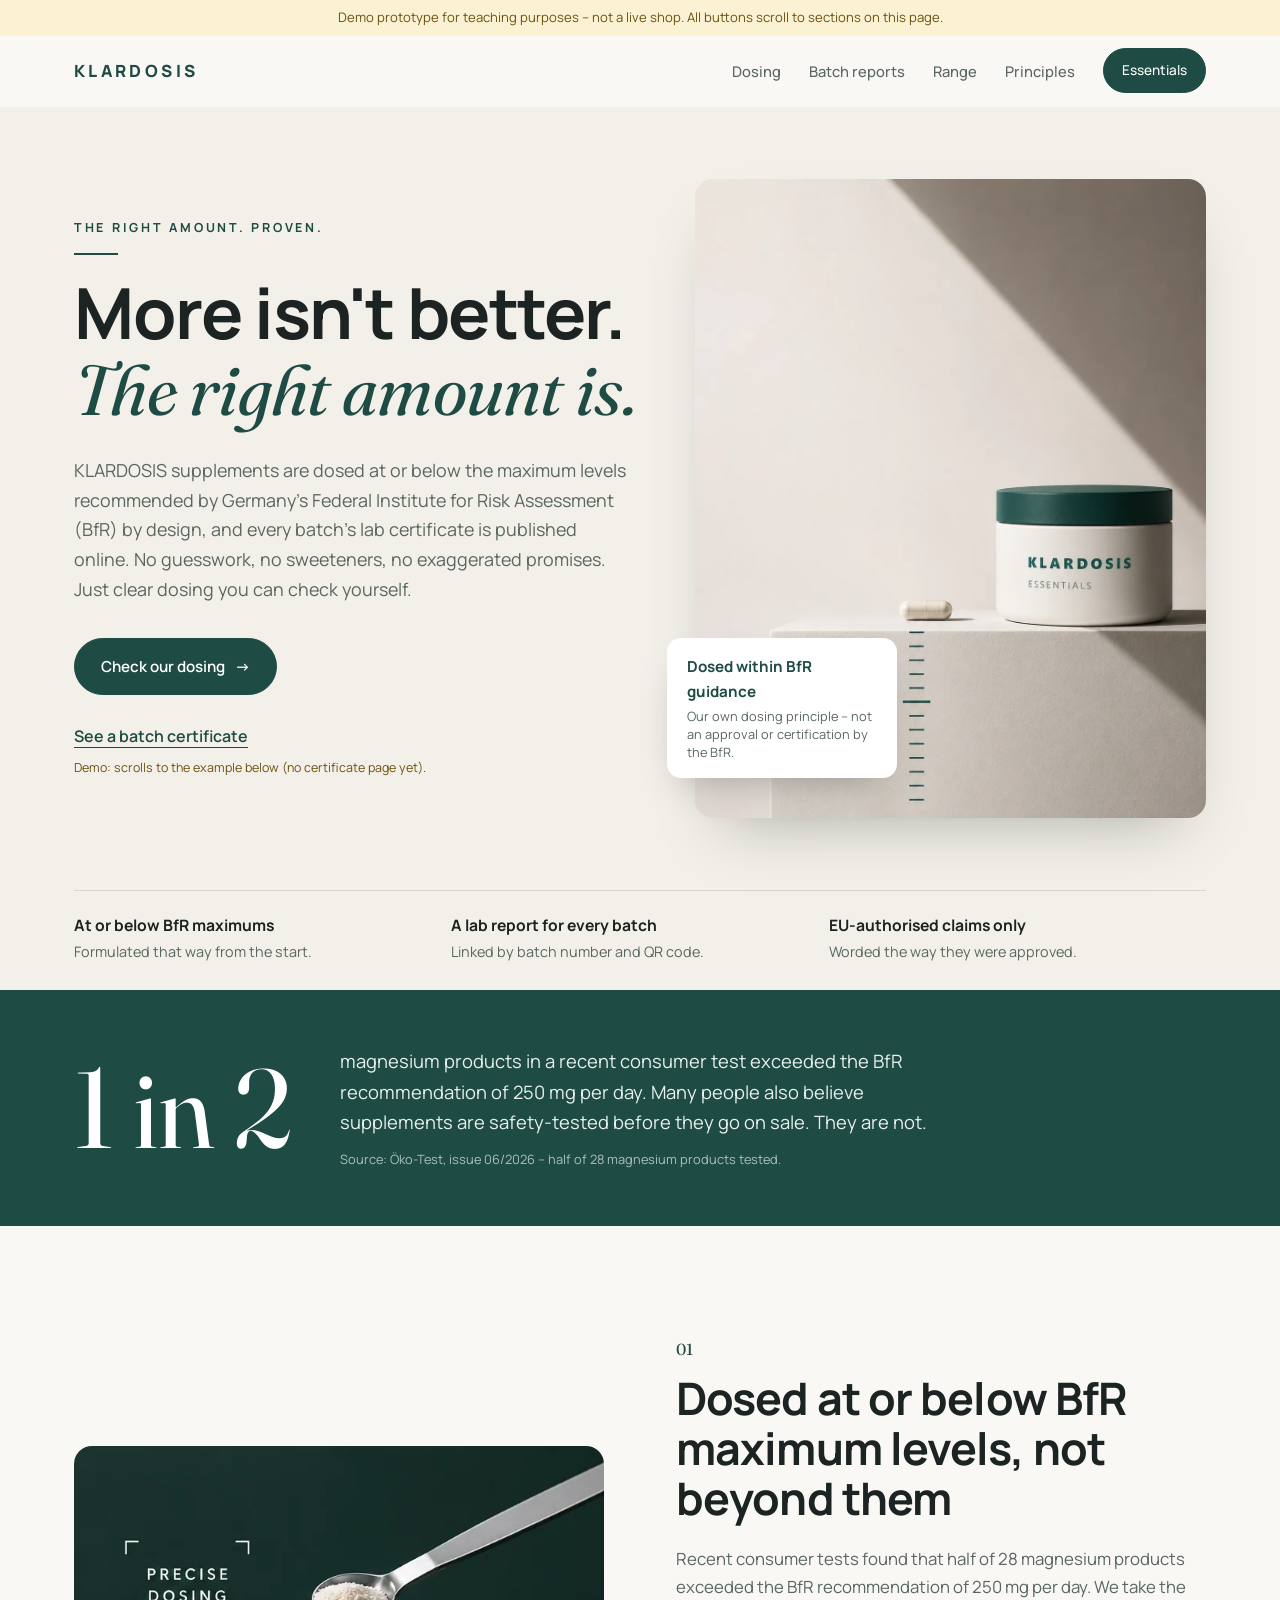
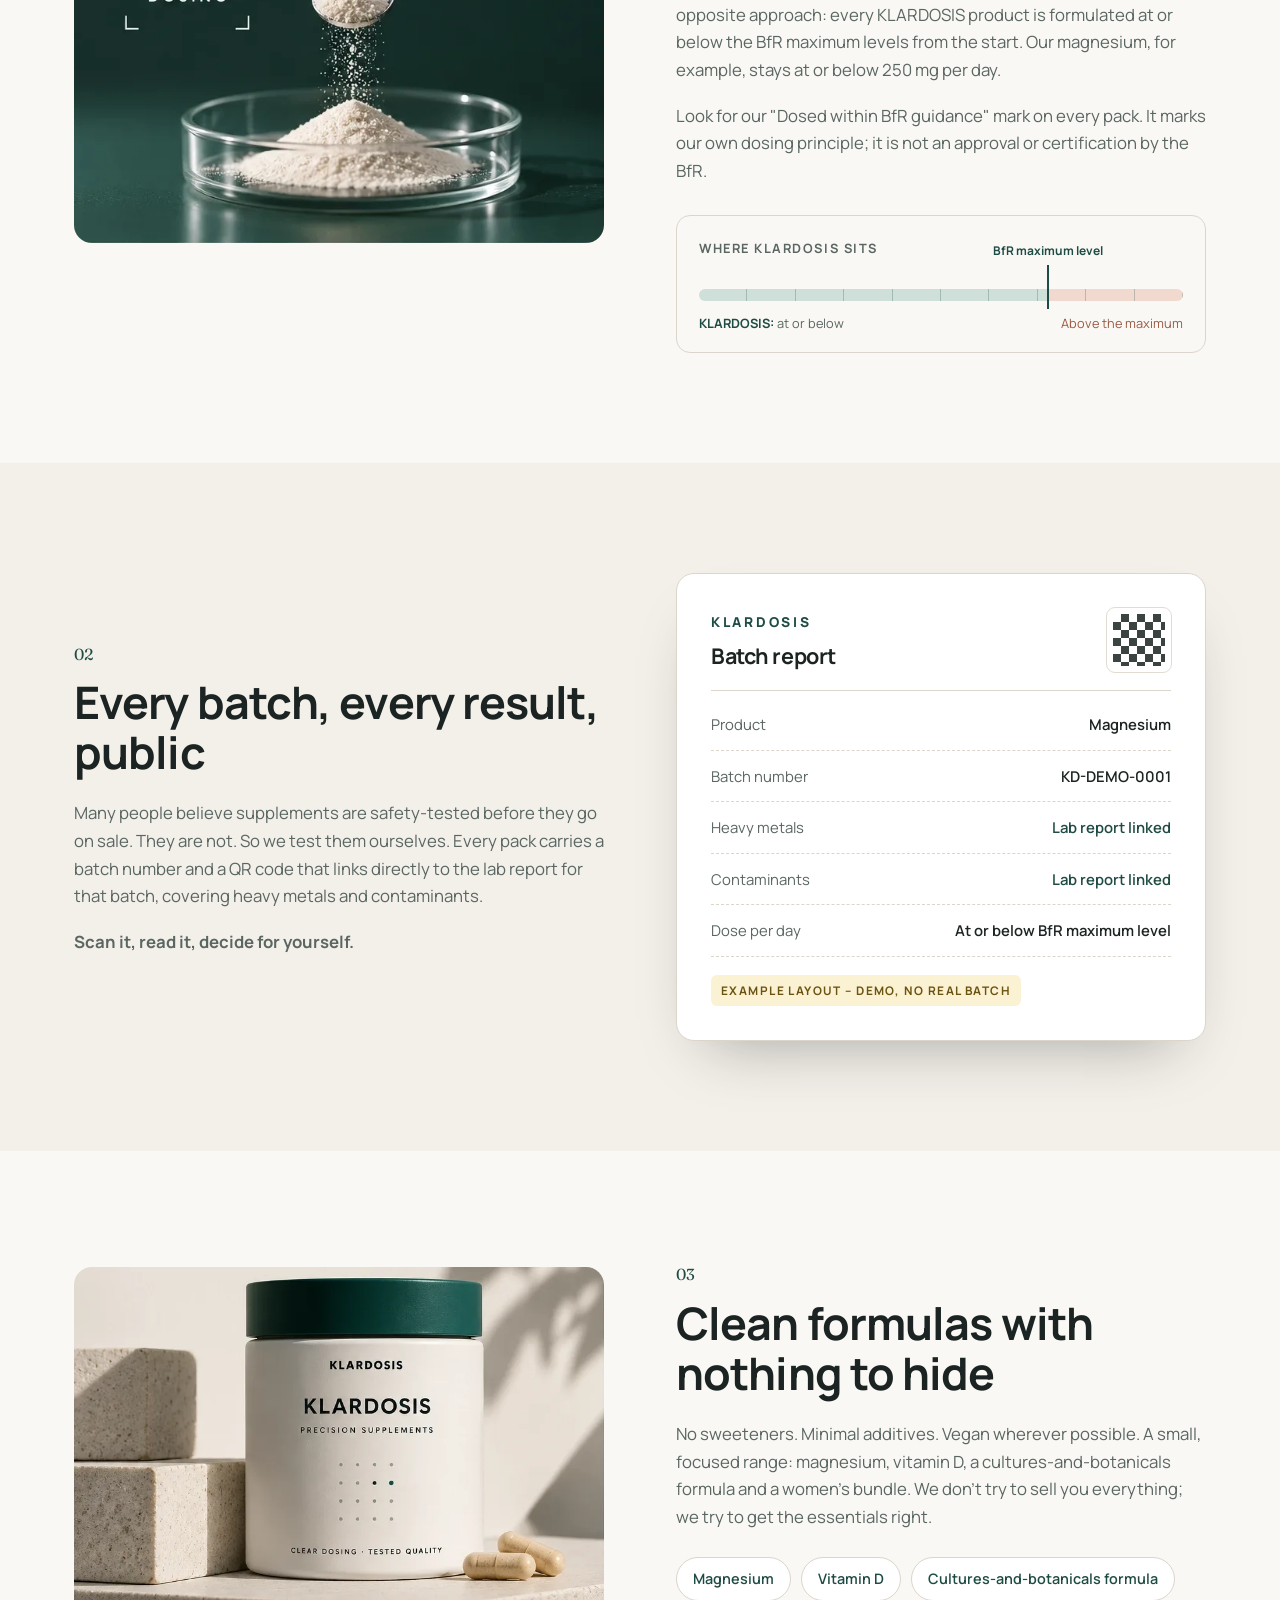
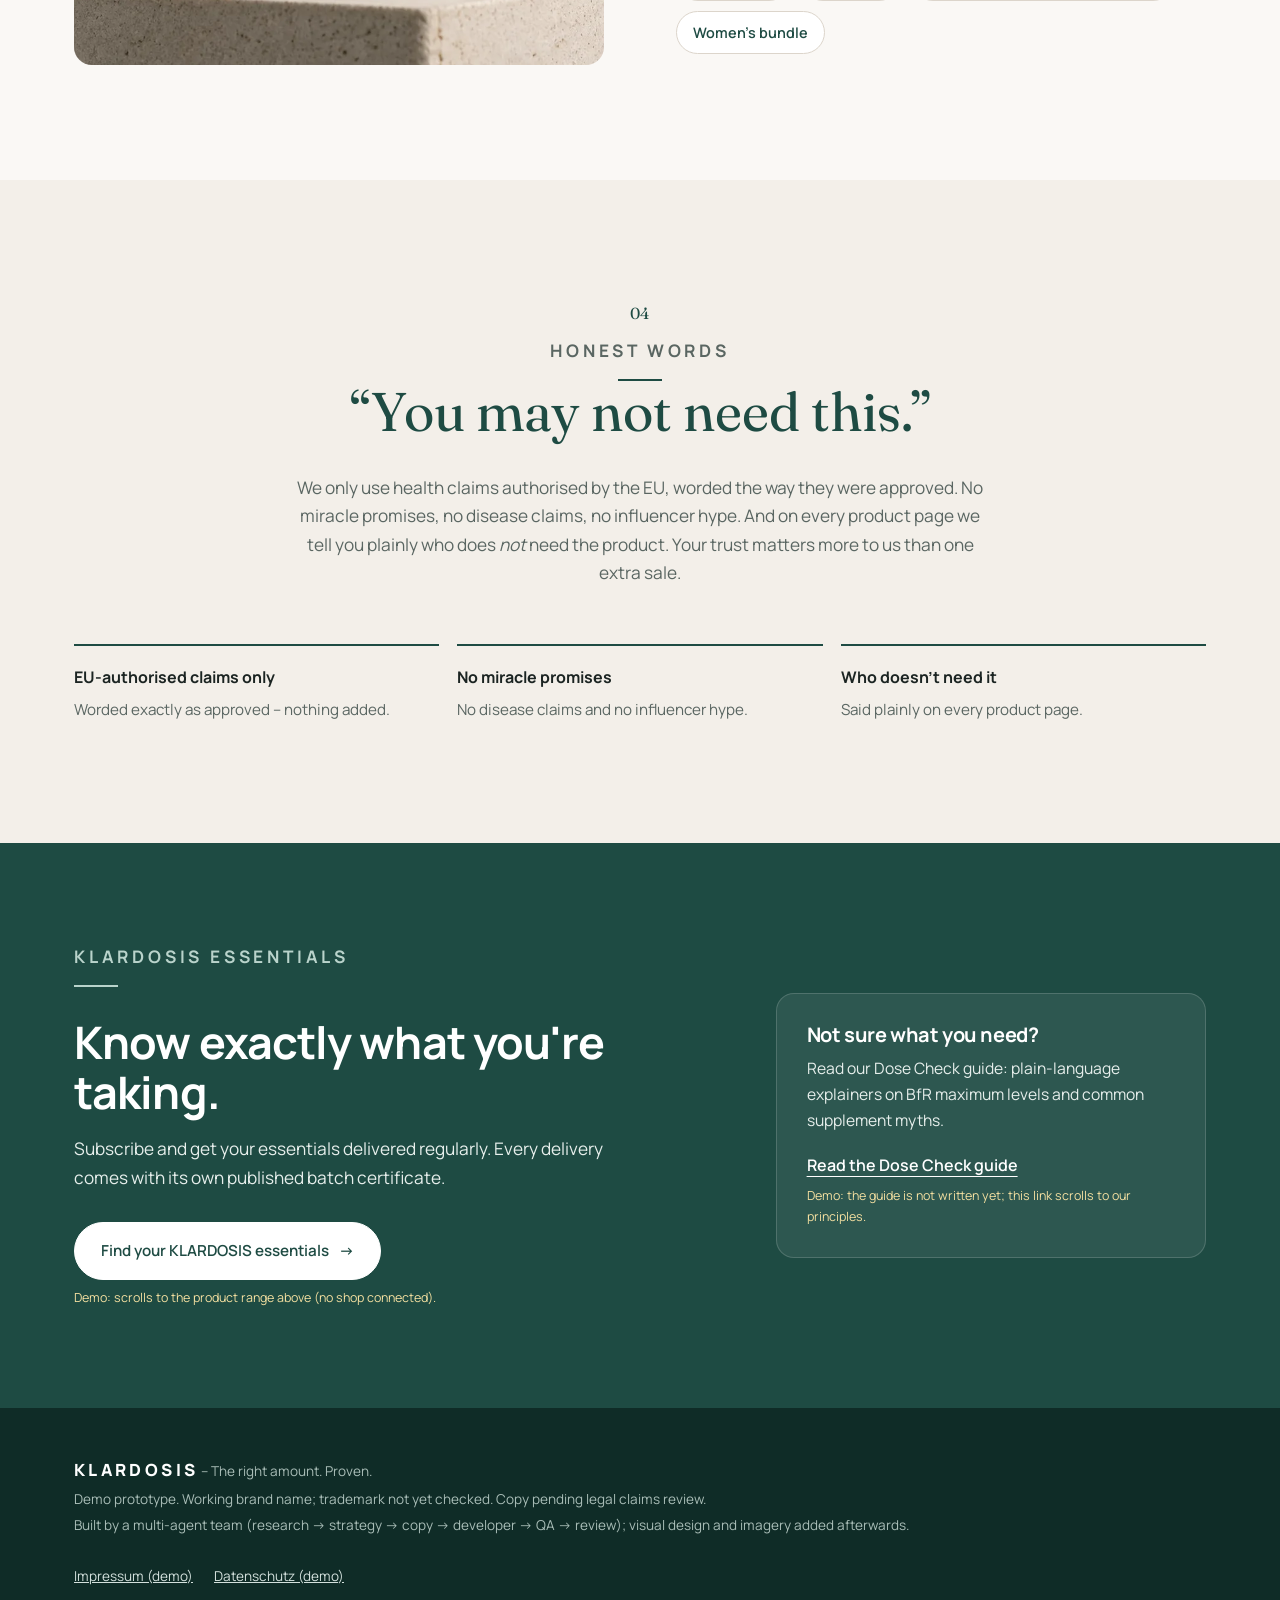
<file: supplements-de/04-prototype/index.html>
<!DOCTYPE html>
<html lang="en">
<head>
<meta charset="UTF-8">
<meta name="viewport" content="width=device-width, initial-scale=1">
<title>KLARDOSIS – The right amount. Proven.</title>
<meta name="description" content="KLARDOSIS: supplements dosed at or below the BfR maximum levels, with every batch's lab certificate published online. Teaching demo prototype.">
<meta name="theme-color" content="#1e4b43">
<link rel="preconnect" href="https://fonts.googleapis.com">
<link rel="preconnect" href="https://fonts.gstatic.com" crossorigin>
<link href="https://fonts.googleapis.com/css2?family=Manrope:wght@400;500;600;700;800&family=Fraunces:opsz,wght@9..144,400;9..144,500&display=swap" rel="stylesheet">
<style>
  :root {
    --cream: #f3efe9;
    --paper: #faf8f5;
    --stone: #e6e0d8;
    --ink: #1b2422;
    --muted: #5a6662;
    --green: #1e4b43;
    --green-2: #2a6457;
    --green-ink: #0f2c27;
    --line: #dcd5cb;
    --demo: #6b5310;
    --demo-bg: #fbf1d3;
    --radius: 18px;
    --sans: "Manrope", system-ui, -apple-system, "Segoe UI", Roboto, Helvetica, Arial, sans-serif;
    --serif: "Fraunces", Georgia, "Times New Roman", serif;
  }
  * { box-sizing: border-box; }
  html { scroll-behavior: smooth; }
  body {
    margin: 0; font-family: var(--sans); color: var(--ink); background: var(--paper);
    line-height: 1.65; -webkit-font-smoothing: antialiased;
  }
  img { max-width: 100%; height: auto; display: block; }
  a { color: inherit; }
  .wrap { max-width: 1180px; margin: 0 auto; padding: 0 24px; }
  .eyebrow {
    text-transform: uppercase; letter-spacing: .22em; font-size: .78rem; font-weight: 700;
    color: var(--green); margin: 0 0 18px;
  }
  .eyebrow::after { content: ""; display: block; width: 44px; height: 2px; background: var(--green); margin-top: 14px; }
  .center .eyebrow::after { margin-inline: auto; }
  h1, h2, h3 { line-height: 1.12; margin: 0; letter-spacing: -.02em; }
  h2 { font-size: clamp(1.9rem, 3.6vw, 2.8rem); font-weight: 700; }
  .serif { font-family: var(--serif); font-weight: 400; font-style: italic; letter-spacing: -.01em; }
  .demo-note { display: block; font-size: .78rem; color: var(--demo); margin-top: 8px; }

  /* Demo banner + header */
  .demo-banner { background: var(--demo-bg); color: var(--demo); font-size: .82rem; text-align: center; padding: 7px 16px; }
  header.site {
    position: sticky; top: 0; z-index: 20; background: rgba(250, 248, 245, .88);
    backdrop-filter: saturate(1.4) blur(10px); -webkit-backdrop-filter: saturate(1.4) blur(10px);
    border-bottom: 1px solid transparent; transition: border-color .2s;
  }
  header.site.scrolled { border-bottom-color: var(--line); }
  header.site .wrap { display: flex; align-items: center; justify-content: space-between; gap: 16px; height: 70px; }
  .logo { font-weight: 800; letter-spacing: .2em; font-size: 1.05rem; color: var(--green); text-decoration: none; }
  nav.main { display: flex; align-items: center; gap: 28px; }
  nav.main a { text-decoration: none; font-size: .92rem; font-weight: 500; color: var(--muted); }
  nav.main a:hover { color: var(--green); }
  nav.main a.btn, nav.main a.btn:hover { color: #fff; }
  .btn {
    display: inline-flex; align-items: center; justify-content: center; gap: 10px;
    background: var(--green); color: #fff; text-decoration: none; font-weight: 600; font-size: .95rem;
    padding: 15px 26px; border-radius: 999px; border: 1px solid var(--green);
    transition: background .2s, transform .2s;
  }
  .btn:hover { background: var(--green-ink); transform: translateY(-1px); }
  .btn.ghost { background: transparent; color: var(--green); }
  .btn.ghost:hover { background: var(--green); color: #fff; }
  .btn.small { padding: 10px 18px; font-size: .85rem; }
  .btn.light { background: #fff; color: var(--green); border-color: #fff; }
  .btn.light:hover { background: var(--cream); }
  .btn .arrow { transition: transform .2s; }
  .btn:hover .arrow { transform: translateX(3px); }
  :focus-visible { outline: 3px solid #c49a2c; outline-offset: 3px; border-radius: 6px; }

  /* Hero */
  .hero { background: var(--cream); overflow: hidden; }
  .hero .hero-grid { display: grid; grid-template-columns: 1.05fr .95fr; gap: 56px; align-items: center; padding-top: 72px; padding-bottom: 72px; }
  .hero h1 { font-size: clamp(2.6rem, 5.6vw, 4.4rem); font-weight: 700; margin-bottom: 26px; }
  .hero h1 .serif { display: block; color: var(--green); }
  .hero .sub { font-size: 1.12rem; color: var(--muted); max-width: 560px; margin: 0 0 34px; }
  .actions { display: flex; flex-wrap: wrap; gap: 14px 22px; align-items: flex-start; }
  .actions .secondary { padding-top: 14px; }
  .actions .secondary a { font-weight: 600; color: var(--green); text-underline-offset: 5px; }
  .hero-media { position: relative; }
  .hero-media img { border-radius: var(--radius); aspect-ratio: 4 / 5; max-height: 74vh; object-fit: cover; object-position: 65% 70%; width: 100%; box-shadow: 0 30px 60px -30px rgba(30, 40, 35, .35); }
  .hero-badge {
    position: absolute; left: -28px; bottom: 40px; background: #fff; border-radius: 14px;
    padding: 16px 20px; box-shadow: 0 18px 40px -18px rgba(30, 40, 35, .35); max-width: 230px;
  }
  .hero-badge strong { display: block; color: var(--green); font-size: .95rem; }
  .hero-badge span { font-size: .8rem; color: var(--muted); line-height: 1.4; display: block; margin-top: 4px; }
  .pillars { display: grid; grid-template-columns: repeat(3, 1fr); border-top: 1px solid var(--line); }
  .pillars div { padding: 22px 24px 26px 0; font-size: .9rem; color: var(--muted); }
  .pillars b { display: block; color: var(--ink); font-size: .98rem; margin-bottom: 2px; }

  /* Problem band */
  .band { background: var(--green); color: #e7efec; }
  .band .wrap { display: grid; grid-template-columns: auto 1fr; gap: 48px; align-items: center; padding-top: 56px; padding-bottom: 56px; }
  .big-stat { font-family: var(--serif); font-size: clamp(4rem, 9vw, 7rem); line-height: .9; color: #fff; }
  .band p { margin: 0; font-size: 1.15rem; max-width: 640px; }
  .band small { display: block; margin-top: 12px; font-size: .8rem; color: #a9c2bb; }

  /* Feature rows */
  section.feature { padding: 110px 0; }
  section.feature.alt { background: var(--cream); }
  .feature .wrap { display: grid; grid-template-columns: 1fr 1fr; gap: 72px; align-items: center; }
  .feature.reverse .media { order: 2; }
  .feature .media img { border-radius: var(--radius); width: 100%; aspect-ratio: 4 / 3; object-fit: cover; }
  .feature h2 { margin-bottom: 22px; }
  .feature p { color: var(--muted); font-size: 1.05rem; margin: 0 0 18px; }
  .num { font-family: var(--serif); font-size: 1rem; color: var(--green); margin-bottom: 10px; display: block; }

  /* Dosing scale */
  .scale { margin-top: 30px; background: var(--paper); border: 1px solid var(--line); border-radius: 14px; padding: 22px 22px 18px; }
  .alt .scale { background: #fff; }
  .scale-title { font-size: .8rem; font-weight: 700; letter-spacing: .12em; text-transform: uppercase; color: var(--muted); margin-bottom: 30px; }
  .track { position: relative; height: 12px; border-radius: 999px; background: linear-gradient(90deg, #cfe0da 0 72%, #f1d9cf 72% 100%); }
  .ticks { position: absolute; inset: 0; background: repeating-linear-gradient(90deg, transparent 0 calc(10% - 1px), rgba(30, 75, 67, .25) calc(10% - 1px) 10%); border-radius: 999px; }
  .limit { position: absolute; left: 72%; top: -24px; bottom: -8px; width: 2px; background: var(--green); }
  .limit::before { content: "BfR maximum level"; position: absolute; bottom: 100%; left: 50%; transform: translateX(-50%); white-space: nowrap; font-size: .75rem; font-weight: 700; color: var(--green); padding-bottom: 4px; }
  .zone-labels { display: flex; justify-content: space-between; font-size: .8rem; margin-top: 12px; color: var(--muted); }
  .zone-labels b { color: var(--green); }
  .zone-labels span:last-child { color: #9a5a43; }

  /* Batch certificate mock */
  .cert { background: #fff; border-radius: var(--radius); padding: 34px; box-shadow: 0 30px 60px -32px rgba(30, 40, 35, .4); border: 1px solid var(--line); }
  .cert-head { display: flex; justify-content: space-between; align-items: flex-start; gap: 16px; border-bottom: 1px solid var(--line); padding-bottom: 18px; margin-bottom: 8px; }
  .cert-head .logo { font-size: .85rem; }
  .cert-head h3 { font-size: 1.35rem; margin-top: 10px; }
  .qr { width: 64px; height: 64px; flex: none; border-radius: 8px; background:
      conic-gradient(var(--ink) 25%, transparent 0 50%, var(--ink) 0 75%, transparent 0) 0 0 / 16px 16px;
      border: 6px solid #fff; outline: 1px solid var(--line); opacity: .85; }
  .cert dl { margin: 0; }
  .cert .row { display: flex; justify-content: space-between; gap: 16px; padding: 13px 0; border-bottom: 1px dashed var(--line); font-size: .93rem; }
  .cert dt { color: var(--muted); }
  .cert dd { margin: 0; font-weight: 600; text-align: right; }
  .cert dd.link { color: var(--green); }
  .stamp { display: inline-block; margin-top: 18px; font-size: .74rem; font-weight: 700; letter-spacing: .12em; text-transform: uppercase; color: var(--demo); background: var(--demo-bg); padding: 6px 10px; border-radius: 6px; }

  /* Range chips */
  .chips { display: flex; flex-wrap: wrap; gap: 10px; margin-top: 26px; padding: 0; list-style: none; }
  .chips li { border: 1px solid var(--line); background: #fff; border-radius: 999px; padding: 9px 16px; font-size: .9rem; font-weight: 600; color: var(--green); }

  /* Honest words */
  section.honest { padding: 120px 0; text-align: center; }
  .honest blockquote { margin: 0 auto 30px; max-width: 900px; font-family: var(--serif); font-size: clamp(2rem, 4.4vw, 3.4rem); line-height: 1.15; color: var(--green); }
  .honest p { color: var(--muted); max-width: 700px; margin: 0 auto; font-size: 1.08rem; }
  .principles { display: grid; grid-template-columns: repeat(3, 1fr); gap: 18px; margin-top: 56px; text-align: left; }
  .principles div { border-top: 2px solid var(--green); padding-top: 18px; }
  .principles b { display: block; margin-bottom: 6px; }
  .principles span { color: var(--muted); font-size: .95rem; }

  /* CTA */
  section.cta { background: var(--green); color: #e7efec; padding: 100px 0; }
  .cta .wrap { display: grid; grid-template-columns: 1.2fr .8fr; gap: 56px; align-items: center; }
  .cta h2 { color: #fff; margin-bottom: 18px; }
  .cta .eyebrow { color: #b9d3cb; }
  .cta .eyebrow::after { background: #b9d3cb; }
  .cta p { margin: 0 0 30px; font-size: 1.08rem; max-width: 560px; }
  .cta .demo-note { color: #f3dfa0; }
  .cta-card { background: rgba(255, 255, 255, .07); border: 1px solid rgba(255, 255, 255, .16); border-radius: var(--radius); padding: 30px; }
  .cta-card h3 { color: #fff; font-size: 1.25rem; margin-bottom: 10px; }
  .cta-card p { font-size: .98rem; margin-bottom: 18px; }
  .cta-card a.text { color: #fff; font-weight: 600; text-underline-offset: 5px; }

  footer { background: var(--green-ink); color: #a9bdb7; padding: 44px 0; font-size: .85rem; }
  footer .wrap { display: flex; justify-content: space-between; gap: 24px; flex-wrap: wrap; }
  footer p { margin: 4px 0; }
  footer .logo { color: #fff; }
  footer nav a { color: #d4e1dd; margin-right: 18px; }

  /* Reveal on scroll */
  .reveal { opacity: 0; transform: translateY(24px); transition: opacity .8s ease, transform .8s ease; }
  .reveal.in { opacity: 1; transform: none; }
  @media (prefers-reduced-motion: reduce) {
    html { scroll-behavior: auto; }
    .reveal { opacity: 1; transform: none; transition: none; }
    .btn, .btn .arrow { transition: none; }
  }

  @media (max-width: 920px) {
    nav.main a:not(.btn) { display: none; }
    .hero .hero-grid, .feature .wrap, .cta .wrap { grid-template-columns: 1fr; gap: 40px; }
    .hero .hero-grid { padding-top: 44px; padding-bottom: 56px; }
    .hero-media img { max-height: none; aspect-ratio: 4 / 4.2; }
    .hero-media { max-width: 520px; }
    .hero-badge { position: static; max-width: none; margin-top: 14px; box-shadow: none; border: 1px solid var(--line); }
    .feature.reverse .media { order: 0; }
    section.feature { padding: 72px 0; }
    section.honest { padding: 80px 0; }
    .band .wrap { grid-template-columns: 1fr; gap: 18px; }
    .principles { grid-template-columns: 1fr; }
  }
  @media (max-width: 560px) {
    .wrap { padding: 0 16px; }
    .pillars { grid-template-columns: 1fr; }
    .pillars div { padding: 14px 0; border-bottom: 1px solid var(--line); }
    .actions .btn { width: 100%; }
    .cert { padding: 24px; }
    .cert .row { flex-direction: column; gap: 2px; }
    .cert dd { text-align: left; }
  }
</style>
</head>
<body>

<div class="demo-banner">Demo prototype for teaching purposes – not a live shop. All buttons scroll to sections on this page.</div>

<header class="site" id="top">
  <div class="wrap">
    <a class="logo" href="#top">KLARDOSIS</a>
    <nav class="main" aria-label="Main">
      <a href="#dosing">Dosing</a>
      <a href="#batch">Batch reports</a>
      <a href="#clean">Range</a>
      <a href="#honest">Principles</a>
      <a class="btn small" href="#essentials">Essentials</a>
    </nav>
  </div>
</header>

<main>
  <!-- HERO -->
  <section class="hero">
    <div class="wrap hero-grid">
      <div>
        <p class="eyebrow">The right amount. Proven.</p>
        <h1>More isn't better. <span class="serif">The right amount is.</span></h1>
        <p class="sub">KLARDOSIS supplements are dosed at or below the maximum levels recommended by Germany's Federal Institute for Risk Assessment (BfR) by design, and every batch's lab certificate is published online. No guesswork, no sweeteners, no exaggerated promises. Just clear dosing you can check yourself.</p>
        <div class="actions">
          <a class="btn" href="#dosing">Check our dosing <span class="arrow" aria-hidden="true">→</span></a>
          <div class="secondary">
            <a href="#batch">See a batch certificate</a>
            <span class="demo-note">Demo: scrolls to the example below (no certificate page yet).</span>
          </div>
        </div>
      </div>
      <div class="hero-media">
        <img src="img/hero-jar.webp" width="1122" height="1402" alt="A white KLARDOSIS Essentials jar with a dark green lid on a stone block, next to a single capsule and a printed dosing scale.">
        <div class="hero-badge">
          <strong>Dosed within BfR guidance</strong>
          <span>Our own dosing principle – not an approval or certification by the BfR.</span>
        </div>
      </div>
    </div>
    <div class="wrap">
      <div class="pillars">
        <div><b>At or below BfR maximums</b>Formulated that way from the start.</div>
        <div><b>A lab report for every batch</b>Linked by batch number and QR code.</div>
        <div><b>EU-authorised claims only</b>Worded the way they were approved.</div>
      </div>
    </div>
  </section>

  <!-- PROBLEM BAND -->
  <section class="band" aria-label="Why dosing matters">
    <div class="wrap reveal">
      <div class="big-stat">1 in 2</div>
      <div>
        <p>magnesium products in a recent consumer test exceeded the BfR recommendation of 250&nbsp;mg per day. Many people also believe supplements are safety-tested before they go on sale. They are not.</p>
        <small>Source: Öko-Test, issue 06/2026 – half of 28 magnesium products tested.</small>
      </div>
    </div>
  </section>

  <!-- 1 DOSING -->
  <section class="feature" id="dosing">
    <div class="wrap">
      <div class="media reveal"><img src="img/precise-dosing.webp" width="690" height="510" loading="lazy" alt="A steel spoon pouring a measured amount of white powder into a glass dish on a dark green background, labelled Precise dosing."></div>
      <div class="reveal">
        <span class="num">01</span>
        <h2>Dosed at or below BfR maximum levels, not beyond them</h2>
        <p>Recent consumer tests found that half of 28 magnesium products exceeded the BfR recommendation of 250 mg per day. We take the opposite approach: every KLARDOSIS product is formulated at or below the BfR maximum levels from the start. Our magnesium, for example, stays at or below 250 mg per day.</p>
        <p>Look for our "Dosed within BfR guidance" mark on every pack. It marks our own dosing principle; it is not an approval or certification by the BfR.</p>
        <div class="scale" role="img" aria-label="Diagram: KLARDOSIS products sit in the zone at or below the BfR maximum level, never above it.">
          <div class="scale-title">Where KLARDOSIS sits</div>
          <div class="track"><div class="ticks"></div><div class="limit"></div></div>
          <div class="zone-labels"><span><b>KLARDOSIS:</b> at or below</span><span>Above the maximum</span></div>
        </div>
      </div>
    </div>
  </section>

  <!-- 2 BATCH -->
  <section class="feature alt reverse" id="batch">
    <div class="wrap">
      <div class="media reveal">
        <div class="cert" aria-label="Example layout of a batch report">
          <div class="cert-head">
            <div>
              <span class="logo">KLARDOSIS</span>
              <h3>Batch report</h3>
            </div>
            <div class="qr" aria-hidden="true"></div>
          </div>
          <dl>
            <div class="row"><dt>Product</dt><dd>Magnesium</dd></div>
            <div class="row"><dt>Batch number</dt><dd>KD-DEMO-0001</dd></div>
            <div class="row"><dt>Heavy metals</dt><dd class="link">Lab report linked</dd></div>
            <div class="row"><dt>Contaminants</dt><dd class="link">Lab report linked</dd></div>
            <div class="row"><dt>Dose per day</dt><dd>At or below BfR maximum level</dd></div>
          </dl>
          <span class="stamp">Example layout – demo, no real batch</span>
        </div>
      </div>
      <div class="reveal">
        <span class="num">02</span>
        <h2>Every batch, every result, public</h2>
        <p>Many people believe supplements are safety-tested before they go on sale. They are not. So we test them ourselves. Every pack carries a batch number and a QR code that links directly to the lab report for that batch, covering heavy metals and contaminants.</p>
        <p><strong>Scan it, read it, decide for yourself.</strong></p>
      </div>
    </div>
  </section>

  <!-- 3 RANGE -->
  <section class="feature" id="clean">
    <div class="wrap">
      <div class="media reveal"><img src="img/jar-steps.webp" width="838" height="644" loading="lazy" alt="A KLARDOSIS jar labelled Precision Supplements, Clear dosing, Tested quality, on stone steps with two capsules beside it."></div>
      <div class="reveal">
        <span class="num">03</span>
        <h2>Clean formulas with nothing to hide</h2>
        <p>No sweeteners. Minimal additives. Vegan wherever possible. A small, focused range: magnesium, vitamin D, a cultures-and-botanicals formula and a women's bundle. We don't try to sell you everything; we try to get the essentials right.</p>
        <ul class="chips" aria-label="Product range">
          <li>Magnesium</li>
          <li>Vitamin D</li>
          <li>Cultures-and-botanicals formula</li>
          <li>Women's bundle</li>
        </ul>
      </div>
    </div>
  </section>

  <!-- 4 HONEST -->
  <section class="honest feature alt" id="honest">
    <div class="wrap center reveal" style="display:block">
      <span class="num">04</span>
      <p class="eyebrow">Honest words</p>
      <blockquote>“You may not need this.”</blockquote>
      <p>We only use health claims authorised by the EU, worded the way they were approved. No miracle promises, no disease claims, no influencer hype. And on every product page we tell you plainly who does <em>not</em> need the product. Your trust matters more to us than one extra sale.</p>
      <div class="principles">
        <div><b>EU-authorised claims only</b><span>Worded exactly as approved – nothing added.</span></div>
        <div><b>No miracle promises</b><span>No disease claims and no influencer hype.</span></div>
        <div><b>Who doesn't need it</b><span>Said plainly on every product page.</span></div>
      </div>
    </div>
  </section>

  <!-- CTA -->
  <section class="cta" id="essentials">
    <div class="wrap">
      <div class="reveal">
        <p class="eyebrow">KLARDOSIS Essentials</p>
        <h2>Know exactly what you're taking.</h2>
        <p>Subscribe and get your essentials delivered regularly. Every delivery comes with its own published batch certificate.</p>
        <a class="btn light" href="#clean">Find your KLARDOSIS essentials <span class="arrow" aria-hidden="true">→</span></a>
        <span class="demo-note">Demo: scrolls to the product range above (no shop connected).</span>
      </div>
      <div class="cta-card reveal">
        <h3>Not sure what you need?</h3>
        <p>Read our Dose Check guide: plain-language explainers on BfR maximum levels and common supplement myths.</p>
        <a class="text" href="#honest">Read the Dose Check guide</a>
        <span class="demo-note">Demo: the guide is not written yet; this link scrolls to our principles.</span>
      </div>
    </div>
  </section>
</main>

<footer>
  <div class="wrap">
    <div>
      <p><span class="logo">KLARDOSIS</span> – The right amount. Proven.</p>
      <p>Demo prototype. Working brand name; trademark not yet checked. Copy pending legal claims review.</p>
      <p>Built by a multi-agent team (research → strategy → copy → developer → QA → review); visual design and imagery added afterwards.</p>
    </div>
    <nav aria-label="Legal">
      <a href="#top">Impressum (demo)</a>
      <a href="#top">Datenschutz (demo)</a>
    </nav>
  </div>
</footer>

<script>
  const header = document.querySelector("header.site");
  const onScroll = () => header.classList.toggle("scrolled", window.scrollY > 8);
  window.addEventListener("scroll", onScroll, { passive: true });
  onScroll();

  const items = document.querySelectorAll(".reveal");
  if ("IntersectionObserver" in window && !matchMedia("(prefers-reduced-motion: reduce)").matches) {
    const io = new IntersectionObserver((entries) => {
      entries.forEach((e) => { if (e.isIntersecting) { e.target.classList.add("in"); io.unobserve(e.target); } });
    }, { threshold: 0.12 });
    items.forEach((el) => io.observe(el));
  } else {
    items.forEach((el) => el.classList.add("in"));
  }
</script>
</body>
</html>
</file>
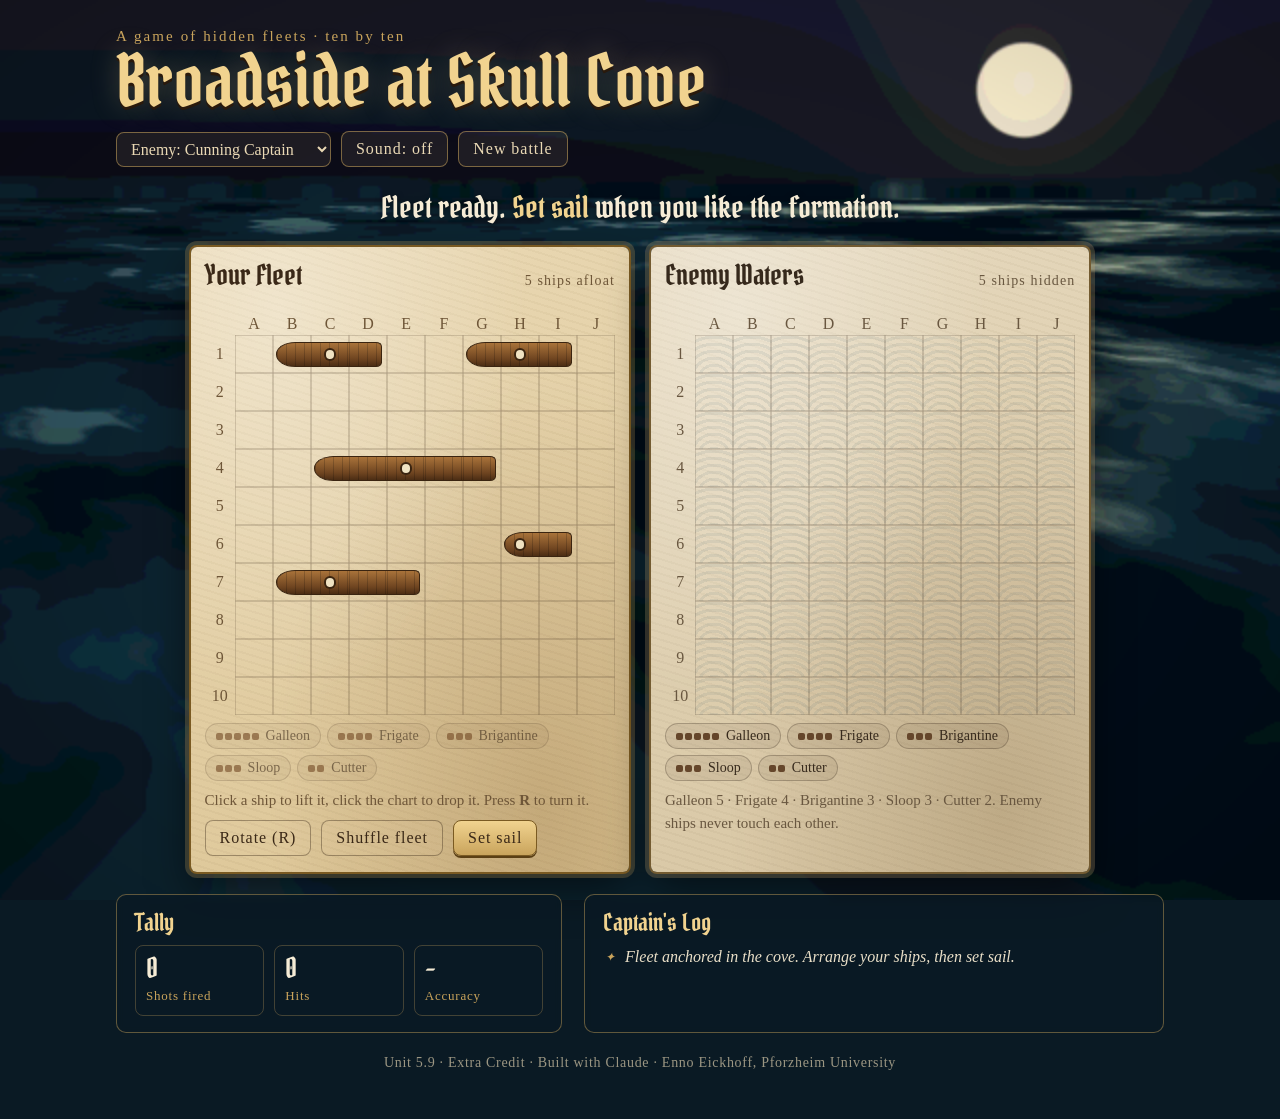
<file: broadside.html>
<!doctype html>
<html lang="en">
<head>
<meta charset="utf-8">
<meta name="viewport" content="width=device-width, initial-scale=1, viewport-fit=cover">
</head>
<body>
<title>Broadside at Skull Cove</title>
<meta name="claude:viewport-fit-sides" content="cover">
<link rel="preconnect" href="https://fonts.googleapis.com">
<link rel="stylesheet" href="https://fonts.googleapis.com/css2?family=Pirata+One&family=IM+Fell+English:ital@0;1&family=IM+Fell+English+SC&display=swap">
<style>
/* Layout: moonlit WebGL sea behind two parchment sea charts (your fleet / enemy waters), captain's log underneath */
:root{
  --night:#0a1a24; --night-2:#10293a; --parch:#ead9b5; --parch-2:#dcc595; --ink:#3a2817; --ink-2:#6e5638;
  --brass:#c9a45c; --brass-2:#f1d38f; --blood:#b3381f; --sea-ink:#2f5d73; --moss:#2f7d5b; --foam:#f6ecd6;
  --f-display:"Pirata One", "Palatino Linotype", Georgia, serif;
  --f-body:"IM Fell English", "Palatino Linotype", Georgia, serif;
  --f-sc:"IM Fell English SC", "Palatino Linotype", Georgia, serif;
  color-scheme:dark;
}
*{box-sizing:border-box}
[hidden]{display:none!important}
html,body{min-height:100%}
body{margin:0;background:var(--night);color:var(--foam);font:17px/1.5 var(--f-body);overflow-x:hidden}
#sea{position:fixed;inset:0;width:100%;height:100%;z-index:0;display:block;background:linear-gradient(180deg,#0d1b2a 0%,#0e2a38 40%,#071620 100%)}
.wrap{position:relative;z-index:1;max-width:1080px;margin:0 auto;padding-block:28px 48px;
  padding-left:max(16px,env(safe-area-inset-left,0px));padding-right:max(16px,env(safe-area-inset-right,0px));
  display:flex;flex-direction:column;gap:22px}
header{display:flex;flex-wrap:wrap;align-items:flex-end;justify-content:space-between;gap:16px}
.brand{display:flex;flex-direction:column;gap:2px}
.brand small{font:15px var(--f-sc);letter-spacing:.14em;color:var(--brass)}
h1{margin:0;font:400 clamp(40px,7vw,72px)/.95 var(--f-display);color:var(--brass-2);text-shadow:0 3px 0 #2a1a0c,0 0 28px rgba(241,211,143,.25);text-wrap:balance}
.controls{display:flex;flex-wrap:wrap;gap:10px;align-items:center}
.btn{font:16px var(--f-sc);letter-spacing:.06em;color:var(--ink);background:linear-gradient(180deg,var(--brass-2),var(--brass));border:1px solid #7a5a22;border-radius:8px;padding:8px 14px;cursor:pointer;box-shadow:0 2px 0 #5a3f14;transition:transform .12s, filter .12s}
.btn:hover{filter:brightness(1.07)} .btn:active{transform:translateY(1px);box-shadow:0 1px 0 #5a3f14}
.btn:disabled{opacity:.45;cursor:default;filter:none}
.btn.ghost{background:rgba(234,217,181,.08);color:var(--parch);border-color:rgba(201,164,92,.55);box-shadow:none}
.btn:focus-visible,.cell:focus-visible,select:focus-visible,.chip:focus-visible{outline:3px solid var(--brass-2);outline-offset:2px}
select{font:16px var(--f-sc);background:rgba(234,217,181,.08);color:var(--parch);border:1px solid rgba(201,164,92,.55);border-radius:8px;padding:7px 10px}
select option{color:#222}

.status{font:400 clamp(22px,3vw,30px)/1.2 var(--f-display);color:var(--foam);text-align:center;min-height:1.2em;text-shadow:0 2px 6px rgba(0,0,0,.6)}
.status b{color:var(--brass-2);font-weight:400}

.seas{display:flex;flex-wrap:wrap;gap:22px;justify-content:center}
.chart{--cell:min(38px, calc((100vw - 76px) / 10.8));position:relative;
  background:
    radial-gradient(ellipse at 20% 10%,rgba(255,255,255,.35),transparent 50%),
    radial-gradient(ellipse at 80% 90%,rgba(120,80,30,.25),transparent 55%),
    repeating-linear-gradient(17deg,rgba(90,60,20,.04) 0 2px,transparent 2px 7px),
    linear-gradient(160deg,var(--parch),var(--parch-2));
  color:var(--ink);border-radius:6px;padding:14px 14px 16px;box-shadow:0 0 0 2px #7a5a22,0 0 0 6px rgba(201,164,92,.25),0 18px 40px rgba(0,0,0,.55);
  display:flex;flex-direction:column;gap:8px;width:calc(var(--cell) * 10.8 + 28px);max-width:100%}
.chart h2{margin:0;font:400 28px/1 var(--f-display);color:var(--ink);display:flex;justify-content:space-between;align-items:baseline;gap:12px}
.chart h2 span{font:14px var(--f-sc);letter-spacing:.08em;color:var(--ink-2)}
.chart.waiting{filter:saturate(.75)}
.chart.active{box-shadow:0 0 0 2px #7a5a22,0 0 0 6px rgba(241,211,143,.7),0 0 34px rgba(241,211,143,.35),0 18px 40px rgba(0,0,0,.55)}
.grid{display:grid;grid-template-columns:calc(var(--cell)*.8) repeat(10,var(--cell));grid-auto-rows:var(--cell)}
.grid .lab{display:flex;align-items:center;justify-content:center;font:calc(var(--cell)*.42) var(--f-sc);color:var(--ink-2)}
.grid .lab.top{align-items:flex-end;padding-bottom:2px;grid-row:auto}
.cell{position:relative;width:var(--cell);height:var(--cell);padding:0;margin:0;border:0;background:transparent;
  box-shadow:inset 0 0 0 .5px rgba(58,40,23,.35);cursor:default;font:inherit;color:inherit}
.cell::before,.cell::after{content:"";position:absolute;pointer-events:none}
.enemy .cell.fog{background:repeating-radial-gradient(circle at 50% 120%,rgba(47,93,115,.09) 0 3px,transparent 3px 7px)}
.cell.target{cursor:crosshair}
.cell.target:hover{background:rgba(179,56,31,.14);box-shadow:inset 0 0 0 2px var(--blood)}
/* ship hulls */
.cell.seg::before{background:
   repeating-linear-gradient(90deg,rgba(0,0,0,.18) 0 1px,transparent 1px 9px),
   linear-gradient(180deg,#a9733a,#6e4420 70%,#4b2d14);border:1px solid #3a2410}
.cell.seg.h::before{inset:18% 0;border-left:0;border-right:0}
.cell.seg.v::before{inset:0 18%;border-top:0;border-bottom:0;background:
   repeating-linear-gradient(0deg,rgba(0,0,0,.18) 0 1px,transparent 1px 9px),
   linear-gradient(90deg,#a9733a,#6e4420 70%,#4b2d14)}
.cell.seg.h.first::before{left:8%;border-left:1px solid #3a2410;border-radius:55% 0 0 55%/50% 0 0 50%}
.cell.seg.h.last::before{right:14%;border-right:1px solid #3a2410;border-radius:0 18% 18% 0}
.cell.seg.v.first::before{top:8%;border-top:1px solid #3a2410;border-radius:55% 55% 0 0/55% 55% 0 0}
.cell.seg.v.last::before{bottom:14%;border-bottom:1px solid #3a2410;border-radius:0 0 18% 18%}
.cell.seg.mast::after{width:22%;height:22%;left:39%;top:39%;border-radius:50%;background:#efe2c2;box-shadow:0 0 0 2px #3a2410}
.cell.seg.sunk::before{filter:grayscale(.7) brightness(.42)}
/* shots */
.cell.miss::after{inset:30%;border-radius:50%;border:2px solid var(--sea-ink);box-shadow:0 0 0 4px rgba(47,93,115,.18);background:none;width:auto;height:auto;left:30%;top:30%}
.cell.hit::after{inset:14%;width:auto;height:auto;left:14%;top:14%;border-radius:50%;box-shadow:none;
  background:radial-gradient(circle,#fff1b8 0 14%,#ffb547 28%,#e2562a 48%,rgba(179,56,31,.8) 60%,transparent 70%);
  animation:flicker 1.1s ease-in-out infinite alternate}
.cell.hit.sunk::after{animation:none;inset:18%;left:18%;top:18%;width:auto;height:auto;box-shadow:none;border-radius:0;background:
  linear-gradient(45deg,transparent 44%,var(--blood) 44% 56%,transparent 56%),
  linear-gradient(-45deg,transparent 44%,var(--blood) 44% 56%,transparent 56%)}
@keyframes flicker{from{transform:scale(.9);opacity:.85}to{transform:scale(1.08);opacity:1}}
.cell.boom{z-index:2}
.cell.boom::before{content:"";position:absolute;inset:-60%;border-radius:50%;background:radial-gradient(circle,rgba(255,226,150,.95),rgba(240,120,40,.6) 40%,transparent 70%);animation:boom .6s ease-out forwards}
.cell.splash{z-index:2}
.cell.splash::before{content:"";position:absolute;inset:10%;border-radius:50%;border:3px solid rgba(47,93,115,.8);animation:ripple .7s ease-out forwards}
@keyframes boom{from{transform:scale(.2);opacity:1}to{transform:scale(1.3);opacity:0}}
@keyframes ripple{from{transform:scale(.3);opacity:1}to{transform:scale(1.9);opacity:0}}
/* placement preview */
.cell.pv-ok{background:rgba(47,125,91,.32)}
.cell.pv-bad{background:rgba(179,56,31,.32)}
.own.placing .cell{cursor:pointer}

.fleet{display:flex;flex-wrap:wrap;gap:6px}
.chip{display:inline-flex;align-items:center;gap:7px;font:14px var(--f-sc);color:var(--ink);background:rgba(58,40,23,.07);border:1px solid rgba(58,40,23,.28);border-radius:20px;padding:4px 10px;cursor:pointer}
.chip i{display:inline-flex;gap:2px}
.chip i b{width:7px;height:7px;border-radius:2px;background:#6e4420}
.chip.placed{opacity:.6}
.chip.current{background:var(--brass-2);border-color:#7a5a22;opacity:1}
.chip.lost{text-decoration:line-through;opacity:.5}
.chip.lost i b{background:#777}
.hint{font-size:15px;color:var(--ink-2);margin:0}

.dock{display:grid;grid-template-columns:minmax(0,1fr) minmax(0,1.3fr);gap:22px}
.panel{background:rgba(10,26,36,.72);border:1px solid rgba(201,164,92,.45);border-radius:10px;padding:16px 18px;backdrop-filter:blur(3px);min-width:0}
.panel h3{margin:0 0 10px;font:400 24px/1 var(--f-display);color:var(--brass-2)}
.tally{display:grid;grid-template-columns:repeat(3,minmax(0,1fr));gap:10px}
.tally div{border:1px solid rgba(201,164,92,.3);border-radius:8px;padding:8px 10px}
.tally b{display:block;font:400 28px/1 var(--f-display);color:var(--foam);font-variant-numeric:tabular-nums}
.tally span{font:13px var(--f-sc);letter-spacing:.06em;color:var(--brass)}
.log{list-style:none;margin:0;padding:0;display:flex;flex-direction:column;gap:6px;max-height:190px;overflow:auto}
.log li{font-size:16px;color:#e9dfc8;padding-left:22px;position:relative}
.log li::before{content:"✦";position:absolute;left:2px;color:var(--brass);font-size:12px;top:3px}
.log li.you{color:var(--brass-2)} .log li.bad{color:#f3a58f}
.log li:first-child{font-style:italic}
.ball{position:fixed;left:-8px;top:-8px;width:16px;height:16px;border-radius:50%;background:radial-gradient(circle at 35% 35%,#777,#111 70%);box-shadow:0 0 10px rgba(255,180,90,.6);z-index:50;pointer-events:none}

dialog{border:0;padding:0;background:transparent;max-width:min(92vw,460px)}
dialog::backdrop{background:rgba(3,10,15,.72)}
.scroll{background:linear-gradient(160deg,var(--parch),var(--parch-2));color:var(--ink);border-radius:8px;padding:26px 26px 22px;text-align:center;box-shadow:0 0 0 2px #7a5a22,0 0 0 8px rgba(201,164,92,.3),0 30px 60px rgba(0,0,0,.6);display:flex;flex-direction:column;gap:10px;align-items:center}
.scroll h2{margin:0;font:400 46px/1 var(--f-display);color:var(--ink)}
.scroll p{margin:0}
footer{font:14px var(--f-sc);letter-spacing:.05em;color:rgba(234,217,181,.65);text-align:center}
@media (max-width:760px){ .dock{grid-template-columns:1fr} header{align-items:flex-start} }
@media (prefers-reduced-motion:reduce){ *{animation:none!important;transition:none!important} }
</style>

<canvas id="sea" aria-hidden="true"></canvas>
<div class="wrap">
  <header>
    <div class="brand">
      <small>A game of hidden fleets · ten by ten</small>
      <h1>Broadside at Skull Cove</h1>
    </div>
    <div class="controls">
      <label for="difficulty" class="sr-only" style="position:absolute;left:-9999px">Enemy captain</label>
      <select id="difficulty" title="Enemy captain">
        <option value="captain" selected>Enemy: Cunning Captain</option>
        <option value="deckhand">Enemy: Clumsy Deckhand</option>
      </select>
      <button class="btn ghost" id="soundBtn" aria-pressed="false">Sound: off</button>
      <button class="btn ghost" id="newBtn">New battle</button>
    </div>
  </header>

  <div class="status" id="status" aria-live="polite"></div>

  <div class="seas">
    <section class="chart own" id="ownChart" aria-label="Your fleet">
      <h2>Your Fleet <span id="ownAfloat">5 ships afloat</span></h2>
      <div class="grid" id="ownGrid"></div>
      <div class="fleet" id="fleetChips"></div>
      <p class="hint" id="placeHint">Click a ship to lift it, click the chart to drop it. Press <b>R</b> to turn it.</p>
      <div class="controls" id="placeControls">
        <button class="btn ghost" id="rotateBtn" style="color:var(--ink);border-color:rgba(58,40,23,.4)">Rotate (R)</button>
        <button class="btn ghost" id="shuffleBtn" style="color:var(--ink);border-color:rgba(58,40,23,.4)">Shuffle fleet</button>
        <button class="btn" id="sailBtn">Set sail</button>
      </div>
    </section>
    <section class="chart enemy waiting" id="enemyChart" aria-label="Enemy waters">
      <h2>Enemy Waters <span id="enemyAfloat">5 ships hidden</span></h2>
      <div class="grid" id="enemyGrid"></div>
      <div class="fleet" id="enemyChips"></div>
      <p class="hint">Galleon 5 · Frigate 4 · Brigantine 3 · Sloop 3 · Cutter 2. Enemy ships never touch each other.</p>
    </section>
  </div>

  <div class="dock">
    <div class="panel">
      <h3>Tally</h3>
      <div class="tally">
        <div><b id="tShots">0</b><span>Shots fired</span></div>
        <div><b id="tHits">0</b><span>Hits</span></div>
        <div><b id="tAcc">–</b><span>Accuracy</span></div>
      </div>
    </div>
    <div class="panel">
      <h3>Captain's Log</h3>
      <ul class="log" id="log"></ul>
    </div>
  </div>
  <footer>Unit 5.9 · Extra Credit · Built with Claude · Enno Eickhoff, Pforzheim University</footer>
</div>

<dialog id="endDialog">
  <div class="scroll">
    <h2 id="endTitle">Victory!</h2>
    <p id="endText"></p>
    <button class="btn" id="againBtn">Another battle</button>
  </div>
</dialog>

<script>
(() => {
'use strict';
const N = 10, COLS = 'ABCDEFGHIJ';
const FLEET = [
  { key: 'galleon', name: 'Galleon', len: 5 },
  { key: 'frigate', name: 'Frigate', len: 4 },
  { key: 'brig', name: 'Brigantine', len: 3 },
  { key: 'sloop', name: 'Sloop', len: 3 },
  { key: 'cutter', name: 'Cutter', len: 2 }
];
const reduced = matchMedia('(prefers-reduced-motion: reduce)').matches;
const $ = id => document.getElementById(id);
const coord = i => COLS[i % N] + (Math.floor(i / N) + 1);
const rnd = n => Math.floor(Math.random() * n);
let fast = false; // demo mode (#demo): plays a few rounds instantly
const sleep = ms => new Promise(r => setTimeout(r, reduced || fast ? 0 : ms));

// ---------- board model ----------
function newBoard() {
  return { occ: Array(N * N).fill(-1), shot: Array(N * N).fill(0),
           ships: FLEET.map(f => ({ ...f, cells: [], horiz: true, hits: 0, sunk: false })) };
}
function cellsFor(start, len, horiz) {
  const r = Math.floor(start / N), c = start % N;
  if (horiz ? c + len > N : r + len > N) return null;
  const out = [];
  for (let k = 0; k < len; k++) out.push(horiz ? start + k : start + k * N);
  return out;
}
function neighbors8(i) {
  const r = Math.floor(i / N), c = i % N, out = [];
  for (let dr = -1; dr <= 1; dr++) for (let dc = -1; dc <= 1; dc++) {
    if (!dr && !dc) continue;
    const rr = r + dr, cc = c + dc;
    if (rr >= 0 && rr < N && cc >= 0 && cc < N) out.push(rr * N + cc);
  }
  return out;
}
function canPlace(b, cells, ignore, noTouch) {
  if (!cells) return false;
  for (const i of cells) {
    if (b.occ[i] !== -1 && b.occ[i] !== ignore) return false;
    if (noTouch) for (const n of neighbors8(i)) {
      if (b.occ[n] !== -1 && b.occ[n] !== ignore && !cells.includes(n)) return false;
    }
  }
  return true;
}
function placeShip(b, si, cells, horiz) { const s = b.ships[si]; s.cells = cells; s.horiz = horiz; cells.forEach(i => b.occ[i] = si); }
function liftShip(b, si) { b.ships[si].cells.forEach(i => b.occ[i] = -1); b.ships[si].cells = []; }
function randomFleet(b, noTouch) {
  for (let attempt = 0; attempt < 500; attempt++) {
    b.occ.fill(-1); b.ships.forEach(s => s.cells = []);
    let ok = true;
    for (let si = 0; si < b.ships.length && ok; si++) {
      let placed = false;
      for (let t = 0; t < 400 && !placed; t++) {
        const h = Math.random() < .5, cells = cellsFor(rnd(N * N), b.ships[si].len, h);
        if (canPlace(b, cells, -1, noTouch)) { placeShip(b, si, cells, h); placed = true; }
      }
      ok = placed;
    }
    if (ok) return;
  }
}
const allPlaced = b => b.ships.every(s => s.cells.length === s.len);
const allSunk = b => b.ships.every(s => s.sunk);

// ---------- state ----------
let player, enemy, phase, turn, busy, picked, horiz, hoverIdx, aiSunk, stats, logLines;
const ownCells = [], enemyCells = [];

// ---------- DOM grids ----------
function buildGrid(el, store, onClick, onHover) {
  el.innerHTML = '';
  el.appendChild(Object.assign(document.createElement('div'), { className: 'lab' }));
  for (let c = 0; c < N; c++) el.appendChild(Object.assign(document.createElement('div'), { className: 'lab top', textContent: COLS[c] }));
  for (let r = 0; r < N; r++) {
    el.appendChild(Object.assign(document.createElement('div'), { className: 'lab', textContent: r + 1 }));
    for (let c = 0; c < N; c++) {
      const i = r * N + c, b = document.createElement('button');
      b.type = 'button'; b.className = 'cell';
      b.addEventListener('click', () => onClick(i));
      if (onHover) { b.addEventListener('mouseenter', () => onHover(i)); b.addEventListener('focus', () => onHover(i)); }
      store[i] = b; el.appendChild(b);
    }
  }
}

function segClasses(b, si, i) {
  const s = b.ships[si], k = s.cells.indexOf(i), cls = ['seg', s.horiz ? 'h' : 'v'];
  if (k === 0) cls.push('first');
  if (k === s.len - 1) cls.push('last');
  if (k === Math.floor((s.len - 1) / 2)) cls.push('mast');
  if (s.sunk) cls.push('sunk');
  return cls;
}

function render() {
  const reveal = phase === 'over';
  for (let i = 0; i < N * N; i++) {
    // own board
    let cls = ['cell'];
    if (player.occ[i] >= 0) cls.push(...segClasses(player, player.occ[i], i));
    if (player.shot[i] === 1) cls.push('miss');
    if (player.shot[i] === 2) cls.push('hit');
    keepFx(ownCells[i], cls);
    ownCells[i].className = cls.join(' ');
    ownCells[i].setAttribute('aria-label', coord(i) + (player.occ[i] >= 0 ? ', ' + player.ships[player.occ[i]].name : ', water') +
      (player.shot[i] === 2 ? ', hit' : player.shot[i] === 1 ? ', missed' : ''));
    // enemy board
    cls = ['cell'];
    const si = enemy.occ[i], shot = enemy.shot[i];
    if (si >= 0 && (enemy.ships[si].sunk || reveal)) cls.push(...segClasses(enemy, si, i));
    if (shot === 1) cls.push('miss');
    if (shot === 2) cls.push('hit');
    if (!shot) cls.push('fog');
    const canFire = phase === 'battle' && turn === 'player' && !busy && !shot;
    if (canFire) cls.push('target');
    keepFx(enemyCells[i], cls);
    enemyCells[i].className = cls.join(' ');
    enemyCells[i].disabled = !canFire;
    enemyCells[i].setAttribute('aria-label', coord(i) + (shot === 2 ? ', hit' : shot === 1 ? ', missed' : ', unknown water'));
  }
  if (phase === 'place') paintPreview();
  renderChips(); renderTally();
  $('ownChart').classList.toggle('placing', phase === 'place');
  $('placeControls').hidden = phase !== 'place';
  $('placeHint').hidden = phase !== 'place';
  $('sailBtn').disabled = !allPlaced(player);
  $('enemyChart').classList.toggle('waiting', phase === 'place');
  $('enemyChart').classList.toggle('active', phase === 'battle' && turn === 'player');
  $('ownChart').classList.toggle('active', phase === 'battle' && turn === 'enemy');
  const pa = player.ships.filter(s => !s.sunk).length, ea = enemy.ships.filter(s => !s.sunk).length;
  $('ownAfloat').textContent = pa + (pa === 1 ? ' ship afloat' : ' ships afloat');
  $('enemyAfloat').textContent = phase === 'place' ? '5 ships hidden' : ea + (ea === 1 ? ' ship left' : ' ships left');
  let st;
  if (phase === 'place') st = allPlaced(player) ? 'Fleet ready. <b>Set sail</b> when you like the formation.' : 'Place your <b>' + player.ships[picked]?.name + '</b> on your chart.';
  else if (phase === 'battle') st = turn === 'player' ? 'Your turn: pick a square in <b>enemy waters</b>.' : 'The enemy is aiming…';
  else st = allSunk(enemy) ? 'The cove is yours, Captain.' : 'Your fleet rests on the seabed.';
  $('status').innerHTML = st;
}
function keepFx(el, cls) { ['boom', 'splash'].forEach(f => { if (el.classList.contains(f)) cls.push(f); }); }

function renderChips() {
  const chip = (s, i, own) => {
    const el = document.createElement('button');
    el.type = 'button'; el.className = 'chip';
    if (own && phase === 'place') { if (s.cells.length) el.classList.add('placed'); if (picked === i) el.classList.add('current'); }
    if (s.sunk) el.classList.add('lost');
    el.innerHTML = '<i>' + '<b></b>'.repeat(s.len) + '</i>' + s.name;
    if (own && phase === 'place') el.onclick = () => { if (picked !== null && picked !== i && !player.ships[picked].cells.length) {} if (player.ships[i].cells.length) { liftShip(player, i); horiz = player.ships[i].horiz; } picked = i; render(); };
    else el.tabIndex = -1;
    return el;
  };
  $('fleetChips').replaceChildren(...player.ships.map((s, i) => chip(s, i, true)));
  $('enemyChips').replaceChildren(...enemy.ships.map((s, i) => chip(s, i, false)));
}
function renderTally() {
  $('tShots').textContent = stats.shots; $('tHits').textContent = stats.hits;
  $('tAcc').textContent = stats.shots ? Math.round(100 * stats.hits / stats.shots) + '%' : '–';
}
function log(text, kind) {
  logLines.unshift({ text, kind });
  logLines = logLines.slice(0, 30);
  $('log').replaceChildren(...logLines.map(l => Object.assign(document.createElement('li'), { textContent: l.text, className: l.kind || '' })));
}

// ---------- placement ----------
function paintPreview() {
  ownCells.forEach(c => c.classList.remove('pv-ok', 'pv-bad'));
  if (picked === null || hoverIdx === null) return;
  const s = player.ships[picked];
  let cells = cellsFor(hoverIdx, s.len, horiz);
  const ok = canPlace(player, cells, -1, false);
  if (!cells) { // clip preview at the edge
    cells = []; for (let k = 0; k < s.len; k++) { const i = horiz ? hoverIdx + k : hoverIdx + k * N; if (i < N * N && (!horiz || Math.floor(i / N) === Math.floor(hoverIdx / N))) cells.push(i); }
  }
  cells.forEach(i => ownCells[i].classList.add(ok ? 'pv-ok' : 'pv-bad'));
}
function ownClick(i) {
  if (phase !== 'place') return;
  if (picked !== null) {
    const cells = cellsFor(i, player.ships[picked].len, horiz);
    if (canPlace(player, cells, -1, false)) {
      placeShip(player, picked, cells, horiz);
      const next = player.ships.findIndex(s => !s.cells.length);
      picked = next === -1 ? null : next;
      sfx('thud');
    }
  } else if (player.occ[i] >= 0) {
    picked = player.occ[i]; horiz = player.ships[picked].horiz; liftShip(player, picked);
  }
  render();
}
function ownHover(i) { hoverIdx = i; if (phase === 'place') paintPreview(); }
function rotate() { if (phase !== 'place') return; horiz = !horiz; paintPreview(); }

// ---------- battle ----------
function cannon(fromEl, toEl) {
  return new Promise(res => {
    if (reduced || fast) return res();
    const a = fromEl.getBoundingClientRect(), b = toEl.getBoundingClientRect();
    const x0 = a.left + a.width / 2, y0 = a.top + a.height * .35, x1 = b.left + b.width / 2, y1 = b.top + b.height / 2;
    const mx = (x0 + x1) / 2, my = Math.min(y0, y1) - 160;
    const ball = document.createElement('div'); ball.className = 'ball'; document.body.appendChild(ball);
    const anim = ball.animate([
      { transform: `translate(${x0}px,${y0}px) scale(.5)` },
      { transform: `translate(${mx}px,${my}px) scale(1.35)`, offset: .5 },
      { transform: `translate(${x1}px,${y1}px) scale(.7)` }
    ], { duration: 640, easing: 'cubic-bezier(.35,.05,.55,1)' });
    anim.onfinish = () => { ball.remove(); res(); };
  });
}
function flash(el, fx) { if (reduced || fast) return; el.classList.add(fx); setTimeout(() => el.classList.remove(fx), 750); }

function resolveShot(b, i) {
  const si = b.occ[i];
  if (si < 0) { b.shot[i] = 1; return { hit: false }; }
  b.shot[i] = 2; const s = b.ships[si]; s.hits++;
  if (s.hits === s.len) s.sunk = true;
  return { hit: true, ship: s };
}

const MISS_P = ['Splash at %c. Only fish down there.', 'Water at %c. The gulls are laughing.', '%c: nothing but salt and foam.'];
const HIT_P = ['Direct hit at %c! Splinters everywhere.', 'Timbers shattered at %c!', 'Fire on deck at %c!'];
const pickLine = (arr, c) => arr[rnd(arr.length)].replace('%c', c);

async function playerFire(i) {
  if (phase !== 'battle' || turn !== 'player' || busy || enemy.shot[i]) return;
  busy = true; render();
  sfx('fire');
  await cannon($('ownChart'), enemyCells[i]);
  const r = resolveShot(enemy, i);
  stats.shots++; if (r.hit) stats.hits++;
  if (r.hit) { flash(enemyCells[i], 'boom'); sfx('boom'); log(r.ship.sunk ? `Ye sank their ${r.ship.name}! (${coord(i)})` : pickLine(HIT_P, coord(i)), 'you'); }
  else { flash(enemyCells[i], 'splash'); sfx('splash'); log(pickLine(MISS_P, coord(i))); }
  if (allSunk(enemy)) return end(true);
  turn = 'enemy'; render();
  await sleep(650);
  await enemyFire();
}

async function enemyFire() {
  const i = $('difficulty').value === 'deckhand' ? aiDeckhand() : aiCaptain();
  sfx('fire');
  await cannon($('enemyChart'), ownCells[i]);
  const r = resolveShot(player, i);
  stats.eShots++;
  if (r.hit) {
    flash(ownCells[i], 'boom'); sfx('boom');
    if (r.ship.sunk) { r.ship.cells.forEach(c => aiSunk.add(c)); log(`They sank your ${r.ship.name}!`, 'bad'); }
    else log(`They hit your ${r.ship.name} at ${coord(i)}.`, 'bad');
  } else { flash(ownCells[i], 'splash'); sfx('splash'); log(`Enemy shot at ${coord(i)}: a miss.`); }
  if (allSunk(player)) return end(false);
  turn = 'player'; busy = false; render();
}

// Enemy AI: "Cunning Captain" scores every square by how many legal ship positions cover it,
// strongly preferring positions that pass through hits that are not yet sunk.
function aiCaptain() { return bestShot(player, aiSunk); }
function bestShot(board, sunkSet) {
  const shot = board.shot;
  const openHits = []; for (let i = 0; i < N * N; i++) if (shot[i] === 2 && !sunkSet.has(i)) openHits.push(i);
  const lens = board.ships.filter(s => !s.sunk).map(s => s.len);
  const score = (needHit) => {
    const sc = Array(N * N).fill(0);
    for (const len of lens) for (let s = 0; s < N * N; s++) for (const h of [true, false]) {
      const cells = cellsFor(s, len, h); if (!cells) continue;
      let bad = false, cov = 0;
      for (const c of cells) { if (shot[c] === 1 || sunkSet.has(c)) { bad = true; break; } if (shot[c] === 2) cov++; }
      if (bad || (needHit && !cov)) continue;
      const w = cov ? Math.pow(cov + 1, 4) * 8 : 1;
      for (const c of cells) if (!shot[c]) sc[c] += w;
    }
    return sc;
  };
  let sc = score(openHits.length > 0);
  if (!sc.some(v => v > 0)) sc = score(false);
  let best = -1, cand = [];
  for (let i = 0; i < N * N; i++) { if (shot[i]) continue; if (sc[i] > best) { best = sc[i]; cand = [i]; } else if (sc[i] === best) cand.push(i); }
  return cand.length ? cand[rnd(cand.length)] : board.shot.findIndex(v => !v);
}
function aiDeckhand() {
  const shot = player.shot, open = [];
  for (let i = 0; i < N * N; i++) if (shot[i] === 2 && !aiSunk.has(i)) open.push(i);
  const around = [];
  for (const h of open) { const r = Math.floor(h / N), c = h % N;
    [[1,0],[-1,0],[0,1],[0,-1]].forEach(([dr, dc]) => { const rr = r + dr, cc = c + dc; if (rr >= 0 && rr < N && cc >= 0 && cc < N && !shot[rr * N + cc]) around.push(rr * N + cc); }); }
  if (around.length && Math.random() < .7) return around[rnd(around.length)];
  const free = []; for (let i = 0; i < N * N; i++) if (!shot[i]) free.push(i);
  return free[rnd(free.length)];
}

function end(won) {
  phase = 'over'; busy = false; render();
  const acc = stats.shots ? Math.round(100 * stats.hits / stats.shots) : 0;
  $('endTitle').textContent = won ? 'Victory!' : 'Defeat…';
  $('endText').textContent = won
    ? `All five enemy ships sunk in ${stats.shots} shots (${acc}% accuracy). The rum is on the house.`
    : `The enemy needed ${stats.eShots} shots to sink your fleet. You landed ${stats.hits} hits. Their remaining ships are now on your chart.`;
  log(won ? 'Victory! The enemy fleet is gone.' : 'Defeat. Our fleet is lost.', won ? 'you' : 'bad');
  sfx(won ? 'win' : 'boom');
  setTimeout(() => { try { $('endDialog').showModal(); } catch (e) { $('endDialog').setAttribute('open', ''); } }, reduced ? 0 : 700);
}

function newGame() {
  player = newBoard(); enemy = newBoard();
  randomFleet(player, true);
  phase = 'place'; turn = 'player'; busy = false; picked = null; horiz = true; hoverIdx = null;
  aiSunk = new Set(); stats = { shots: 0, hits: 0, eShots: 0 }; logLines = [];
  log('Fleet anchored in the cove. Arrange your ships, then set sail.');
  try { $('endDialog').close(); } catch (e) { $('endDialog').removeAttribute('open'); }
  render();
}
function setSail() {
  if (!allPlaced(player)) return;
  randomFleet(enemy, true);
  phase = 'battle'; turn = 'player'; picked = null;
  ownCells.forEach(c => c.classList.remove('pv-ok', 'pv-bad'));
  log('Anchors up! Enemy sails spotted on the horizon.', 'you');
  sfx('fire');
  render();
}

// ---------- sound (WebAudio, off by default) ----------
let actx = null, soundOn = false;
function sfx(type) {
  if (!soundOn) return;
  try {
    actx = actx || new (window.AudioContext || window.webkitAudioContext)();
    const t = actx.currentTime;
    const noise = (dur, freq, q, gain, filt = 'lowpass') => {
      const len = Math.floor(actx.sampleRate * dur), buf = actx.createBuffer(1, len, actx.sampleRate), d = buf.getChannelData(0);
      for (let i = 0; i < len; i++) d[i] = (Math.random() * 2 - 1) * Math.pow(1 - i / len, 2);
      const src = actx.createBufferSource(), f = actx.createBiquadFilter(), g = actx.createGain();
      src.buffer = buf; f.type = filt; f.frequency.value = freq; f.Q.value = q; g.gain.value = gain;
      src.connect(f).connect(g).connect(actx.destination); src.start(t);
    };
    const tone = (f0, f1, dur, gain, wave = 'sine') => {
      const o = actx.createOscillator(), g = actx.createGain();
      o.type = wave; o.frequency.setValueAtTime(f0, t); o.frequency.exponentialRampToValueAtTime(f1, t + dur);
      g.gain.setValueAtTime(gain, t); g.gain.exponentialRampToValueAtTime(.001, t + dur);
      o.connect(g).connect(actx.destination); o.start(t); o.stop(t + dur);
    };
    if (type === 'fire') { noise(.35, 900, .7, .5); tone(120, 40, .3, .5); }
    if (type === 'boom') { noise(.9, 420, .8, .9); tone(70, 30, .7, .7); }
    if (type === 'splash') noise(.6, 1400, 1.2, .35, 'bandpass');
    if (type === 'thud') tone(180, 90, .12, .25, 'triangle');
    if (type === 'win') [392, 523, 659, 784].forEach((f, k) => setTimeout(() => tone(f, f, .25, .2, 'triangle'), k * 140));
  } catch (e) { /* audio not available */ }
}

// ---------- moonlit sea (WebGL2 shader, static frame when motion is reduced) ----------
function startSea() {
  const cv = $('sea'), gl = cv.getContext('webgl2', { antialias: false, alpha: false });
  if (!gl) return;
  const vs = `#version 300 es
  in vec2 p; void main(){ gl_Position = vec4(p,0.,1.); }`;
  const fs = `#version 300 es
  precision highp float; uniform vec2 r; uniform float t; out vec4 o;
  float h(vec2 p){ return fract(sin(dot(p,vec2(127.1,311.7)))*43758.5453); }
  float n(vec2 p){ vec2 i=floor(p), f=fract(p); f=f*f*(3.-2.*f);
    return mix(mix(h(i),h(i+vec2(1,0)),f.x), mix(h(i+vec2(0,1)),h(i+vec2(1,1)),f.x), f.y); }
  float fbm(vec2 p){ float v=0., a=.5; for(int i=0;i<5;i++){ v+=a*n(p); p=p*2.03+vec2(1.7,9.2); a*=.5; } return v; }
  void main(){
    vec2 uv = gl_FragCoord.xy / r; float asp = r.x / r.y; vec2 p = vec2(uv.x*asp, uv.y);
    float horizon = .80; float sky = smoothstep(horizon-.01, horizon+.01, uv.y);
    float depth = max(horizon - uv.y, .02);
    vec2 q = vec2(p.x*2.2/ (depth+.25), 1.6/(depth+.08)) + vec2(t*.04, t*.35);
    float w = fbm(q + 1.3*fbm(q*.7 - t*.05));
    vec3 deep = vec3(.02,.07,.11), mid = vec3(.05,.19,.26), crest = vec3(.62,.74,.74);
    vec3 c = mix(deep, mid, smoothstep(.25,.75,w));
    c = mix(c, crest, smoothstep(.66,.74,w)*.45*(1.-depth));
    vec2 moonP = vec2(.80*asp, .90);
    float path = exp(-pow((p.x-moonP.x)*(3.5+depth*14.),2.)) * (1.-sky);
    c += vec3(1.,.86,.55) * path * smoothstep(.5,.72,w) * .55;
    vec3 skyc = mix(vec3(.04,.07,.12), vec3(.10,.11,.19), (uv.y-horizon)/(1.-horizon));
    float md = length(p - moonP);
    skyc += vec3(1.,.94,.78) * smoothstep(.055,.05,md) + vec3(.95,.82,.55) * .18 * exp(-md*7.);
    float stars = step(.997, h(floor(gl_FragCoord.xy*.5))) * (.5+.5*sin(t*2.+h(floor(gl_FragCoord.xy))*20.));
    skyc += stars * .6;
    c = mix(c, skyc, sky);
    c = floor(c*18.+.5)/18.;
    c *= 1. - .45*length(uv-vec2(.5,.45));
    o = vec4(c,1.);
  }`;
  const sh = (type, src) => { const s = gl.createShader(type); gl.shaderSource(s, src); gl.compileShader(s); return s; };
  const pr = gl.createProgram(); gl.attachShader(pr, sh(gl.VERTEX_SHADER, vs)); gl.attachShader(pr, sh(gl.FRAGMENT_SHADER, fs)); gl.linkProgram(pr);
  if (!gl.getProgramParameter(pr, gl.LINK_STATUS)) return;
  gl.useProgram(pr);
  const buf = gl.createBuffer(); gl.bindBuffer(gl.ARRAY_BUFFER, buf);
  gl.bufferData(gl.ARRAY_BUFFER, new Float32Array([-1,-1, 3,-1, -1,3]), gl.STATIC_DRAW);
  const loc = gl.getAttribLocation(pr, 'p'); gl.enableVertexAttribArray(loc); gl.vertexAttribPointer(loc, 2, gl.FLOAT, false, 0, 0);
  const uR = gl.getUniformLocation(pr, 'r'), uT = gl.getUniformLocation(pr, 't');
  const scale = .5;
  const size = () => { cv.width = Math.max(2, Math.floor(innerWidth * scale)); cv.height = Math.max(2, Math.floor(innerHeight * scale)); gl.viewport(0, 0, cv.width, cv.height); };
  size(); addEventListener('resize', () => { size(); if (reduced) draw(8); });
  const draw = (sec) => { gl.uniform2f(uR, cv.width, cv.height); gl.uniform1f(uT, sec); gl.drawArrays(gl.TRIANGLES, 0, 3); };
  if (reduced) { draw(8); return; }
  const loop = (ms) => { if (!document.hidden) draw(ms / 1000); requestAnimationFrame(loop); };
  requestAnimationFrame(loop);
}

// ---------- wiring ----------
buildGrid($('ownGrid'), ownCells, ownClick, ownHover);
buildGrid($('enemyGrid'), enemyCells, playerFire);
$('ownGrid').addEventListener('mouseleave', () => { hoverIdx = null; paintPreview(); });
$('rotateBtn').onclick = rotate;
$('shuffleBtn').onclick = () => { randomFleet(player, true); picked = null; render(); };
$('sailBtn').onclick = setSail;
$('newBtn').onclick = newGame;
$('againBtn').onclick = newGame;
$('soundBtn').onclick = () => { soundOn = !soundOn; $('soundBtn').textContent = 'Sound: ' + (soundOn ? 'on' : 'off'); $('soundBtn').setAttribute('aria-pressed', soundOn); if (soundOn) sfx('thud'); };
addEventListener('keydown', e => { if ((e.key === 'r' || e.key === 'R') && !e.ctrlKey && !e.metaKey && e.target.tagName !== 'SELECT') rotate(); });
startSea();
newGame();
if (location.hash === '#demo') (async () => {
  fast = true; setSail();
  for (let k = 0; k < 24 && phase === 'battle'; k++) {
    const sunk = new Set(); enemy.ships.filter(s => s.sunk).forEach(s => s.cells.forEach(c => sunk.add(c)));
    await playerFire(bestShot(enemy, sunk));
  }
  fast = false; render();
})();
window.__broadside = { get player() { return player; }, get enemy() { return enemy; }, get phase() { return phase; } };
})();
</script>

</body>
</html>
</file>
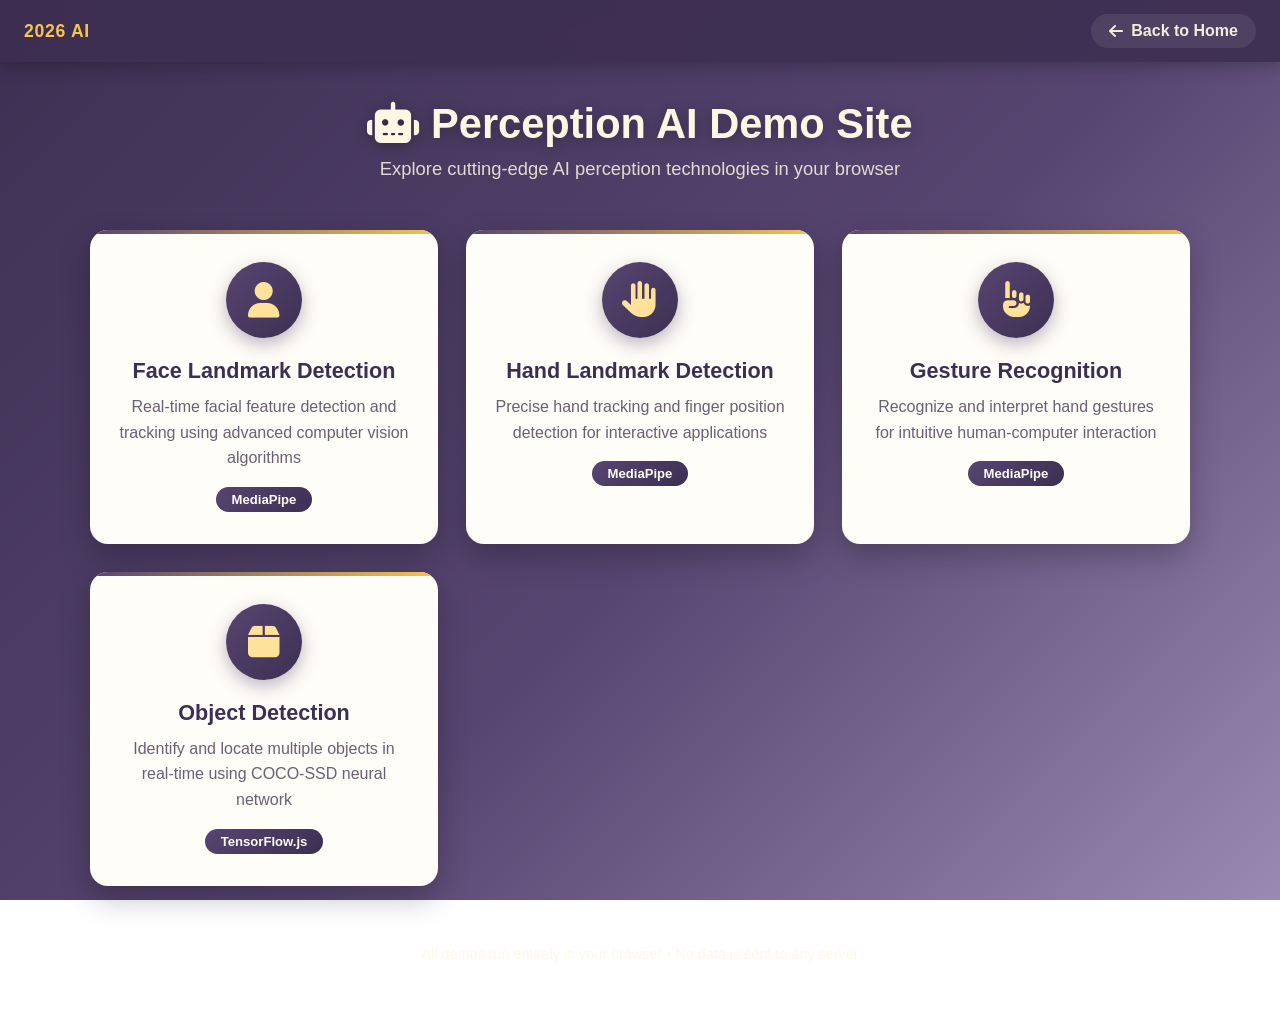
<file: perception_demo.html>
<!DOCTYPE html>
<html lang="en">
<head>
    <meta charset="UTF-8">
    <meta name="viewport" content="width=device-width, initial-scale=1.0">
    <title>Perception AI Demo Site</title>
    <link href="https://cdnjs.cloudflare.com/ajax/libs/font-awesome/6.4.0/css/all.min.css" rel="stylesheet">
    <link rel="icon" type="image/x-icon" href="favicon.ico">
    <style>
        :root {
            --navy-deep:  #3d2f52;
            --navy-mid:   #574571;
            --navy-soft:  #9a89b3;
            --gold:       #f5c451;
            --gold-light: #ffe29a;
            --cream:      #fdf6e3;
        }
        * {
            margin: 0;
            padding: 0;
            box-sizing: border-box;
        }

        body {
            font-family: 'Segoe UI', Tahoma, Geneva, Verdana, sans-serif;
            background: linear-gradient(135deg, var(--navy-deep) 0%, var(--navy-mid) 55%, var(--navy-soft) 100%);
            background-attachment: fixed;
            min-height: 100vh;
            display: flex;
            flex-direction: column;
            align-items: center;
            padding: 100px 20px 60px;
        }

        .topbar {
            position: fixed; top: 0; left: 0; right: 0; z-index: 100;
            display: flex; align-items: center; justify-content: space-between;
            padding: 14px 24px;
            background: rgba(61,47,82,0.92);
            backdrop-filter: blur(10px);
            box-shadow: 0 2px 20px rgba(0,0,0,0.3);
        }
        .topbar .brand { color: var(--gold); font-weight: 700; letter-spacing: 0.04em; font-size: 1.1rem; text-decoration: none; }
        .topbar .back-link {
            color: #f1ecdd; text-decoration: none; font-weight: 600;
            display: inline-flex; align-items: center; gap: 8px;
            background: rgba(255,255,255,0.08); padding: 8px 18px; border-radius: 30px;
            transition: all 0.25s ease;
        }
        .topbar .back-link:hover { background: var(--gold); color: var(--navy-deep); }

        .header {
            text-align: center;
            margin-bottom: 50px;
        }

        .header h1 {
            color: var(--cream);
            font-size: 2.6em;
            font-weight: 700;
            margin-bottom: 10px;
            text-shadow: 0 2px 14px rgba(0,0,0,0.3);
        }

        .header p {
            color: rgba(253,246,227,0.85);
            font-size: 1.15em;
            font-weight: 400;
        }

        .demo-grid {
            display: grid;
            grid-template-columns: repeat(auto-fit, minmax(280px, 1fr));
            gap: 28px;
            max-width: 1100px;
            width: 100%;
        }

        .demo-card {
            background: #fffdf8;
            border-radius: 18px;
            padding: 32px 28px;
            box-shadow: 0 12px 30px rgba(0,0,0,0.25);
            transition: all 0.3s ease;
            cursor: pointer;
            text-decoration: none;
            color: inherit;
            display: flex;
            flex-direction: column;
            align-items: center;
            position: relative;
            overflow: hidden;
        }

        .demo-card::before {
            content: '';
            position: absolute;
            top: 0; left: 0; right: 0;
            height: 4px;
            background: linear-gradient(90deg, var(--navy-mid), var(--gold));
        }

        .demo-card:hover {
            transform: translateY(-10px);
            box-shadow: 0 18px 40px rgba(0,0,0,0.3);
        }

        .icon-container {
            width: 76px;
            height: 76px;
            background: linear-gradient(135deg, var(--navy-mid) 0%, var(--navy-deep) 100%);
            border-radius: 50%;
            display: flex;
            align-items: center;
            justify-content: center;
            margin-bottom: 20px;
            transition: all 0.3s ease;
            box-shadow: 0 6px 18px rgba(61,47,82,0.35);
        }

        .demo-card:hover .icon-container {
            transform: scale(1.1) rotate(5deg);
        }

        .icon {
            font-size: 36px;
            color: var(--gold-light);
        }

        .demo-card h2 {
            font-size: 1.35em;
            color: var(--navy-deep);
            margin-bottom: 10px;
            text-align: center;
        }

        .demo-card p {
            color: #6b5f73;
            text-align: center;
            line-height: 1.6;
        }

        .demo-tag {
            display: inline-block;
            background: linear-gradient(135deg, var(--navy-mid) 0%, var(--navy-deep) 100%);
            color: #fffdf8;
            padding: 5px 16px;
            border-radius: 20px;
            font-size: 0.82em;
            font-weight: 600;
            margin-top: 16px;
        }

        .footer {
            margin-top: 60px;
            color: rgba(253,246,227,0.75);
            text-align: center;
            font-size: 0.9em;
        }

        @media (max-width: 768px) {
            .header h1 { font-size: 2em; }
            .header p { font-size: 1em; }
            .demo-grid { grid-template-columns: 1fr; }
        }
    </style>
</head>
<body>
    <div class="topbar">
        <a class="brand" href="index.html">2026 AI</a>
        <a class="back-link" href="index.html"><i class="fas fa-arrow-left"></i> Back to Home</a>
    </div>

    <div class="header">
        <h1><i class="fas fa-robot"></i> Perception AI Demo Site</h1>
        <p>Explore cutting-edge AI perception technologies in your browser</p>
    </div>

    <div class="demo-grid">
        <a href="mp/face.html" class="demo-card">
            <div class="icon-container">
                <i class="fas fa-user icon"></i>
            </div>
            <h2>Face Landmark Detection</h2>
            <p>Real-time facial feature detection and tracking using advanced computer vision algorithms</p>
            <span class="demo-tag">MediaPipe</span>
        </a>

        <a href="mp/hand.html" class="demo-card">
            <div class="icon-container">
                <i class="fas fa-hand-paper icon"></i>
            </div>
            <h2>Hand Landmark Detection</h2>
            <p>Precise hand tracking and finger position detection for interactive applications</p>
            <span class="demo-tag">MediaPipe</span>
        </a>

        <a href="mp/gesture.html" class="demo-card">
            <div class="icon-container">
                <i class="fas fa-hand-point-up icon"></i>
            </div>
            <h2>Gesture Recognition</h2>
            <p>Recognize and interpret hand gestures for intuitive human-computer interaction</p>
            <span class="demo-tag">MediaPipe</span>
        </a>

        <a href="mp/object.html" class="demo-card">
            <div class="icon-container">
                <i class="fas fa-box icon"></i>
            </div>
            <h2>Object Detection</h2>
            <p>Identify and locate multiple objects in real-time using COCO-SSD neural network</p>
            <span class="demo-tag">TensorFlow.js</span>
        </a>
    </div>

    <div class="footer">
        <p>All demos run entirely in your browser &bull; No data is sent to any server</p>
    </div>
</body>
</html>
</file>
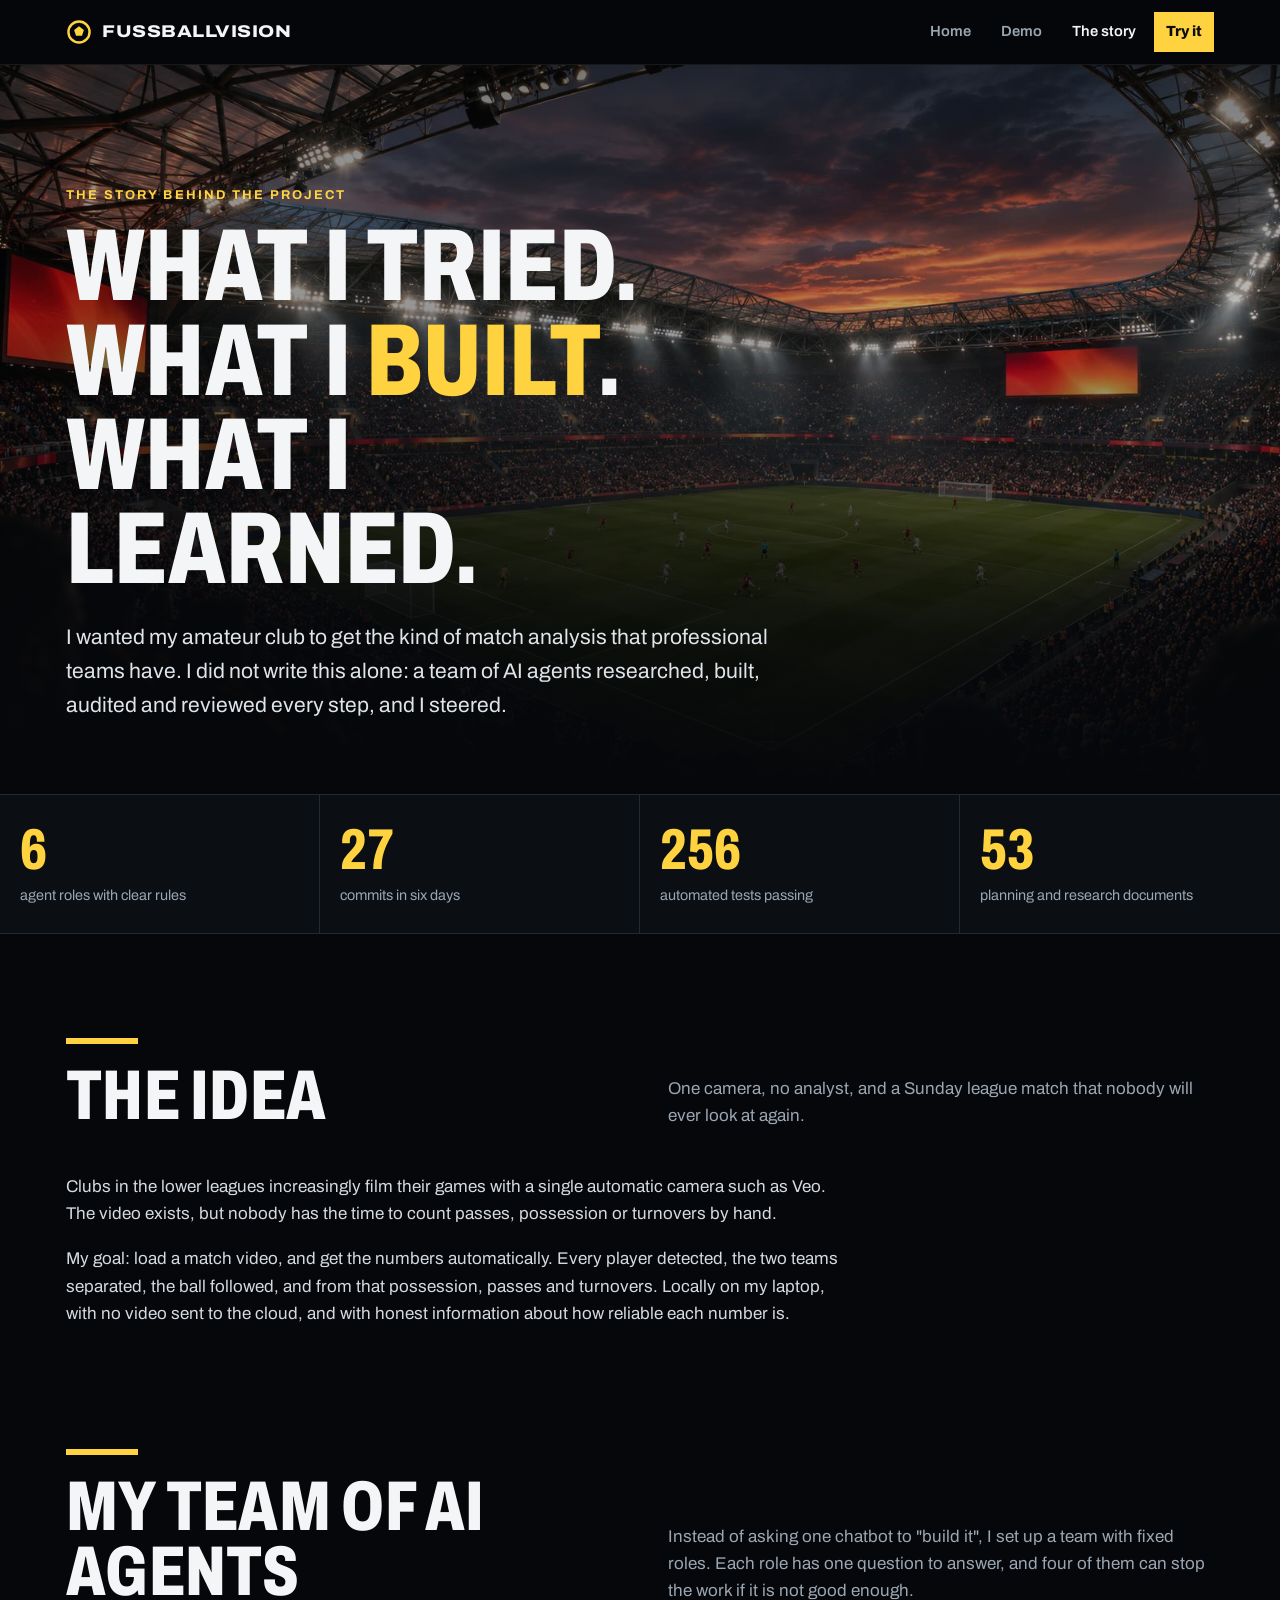
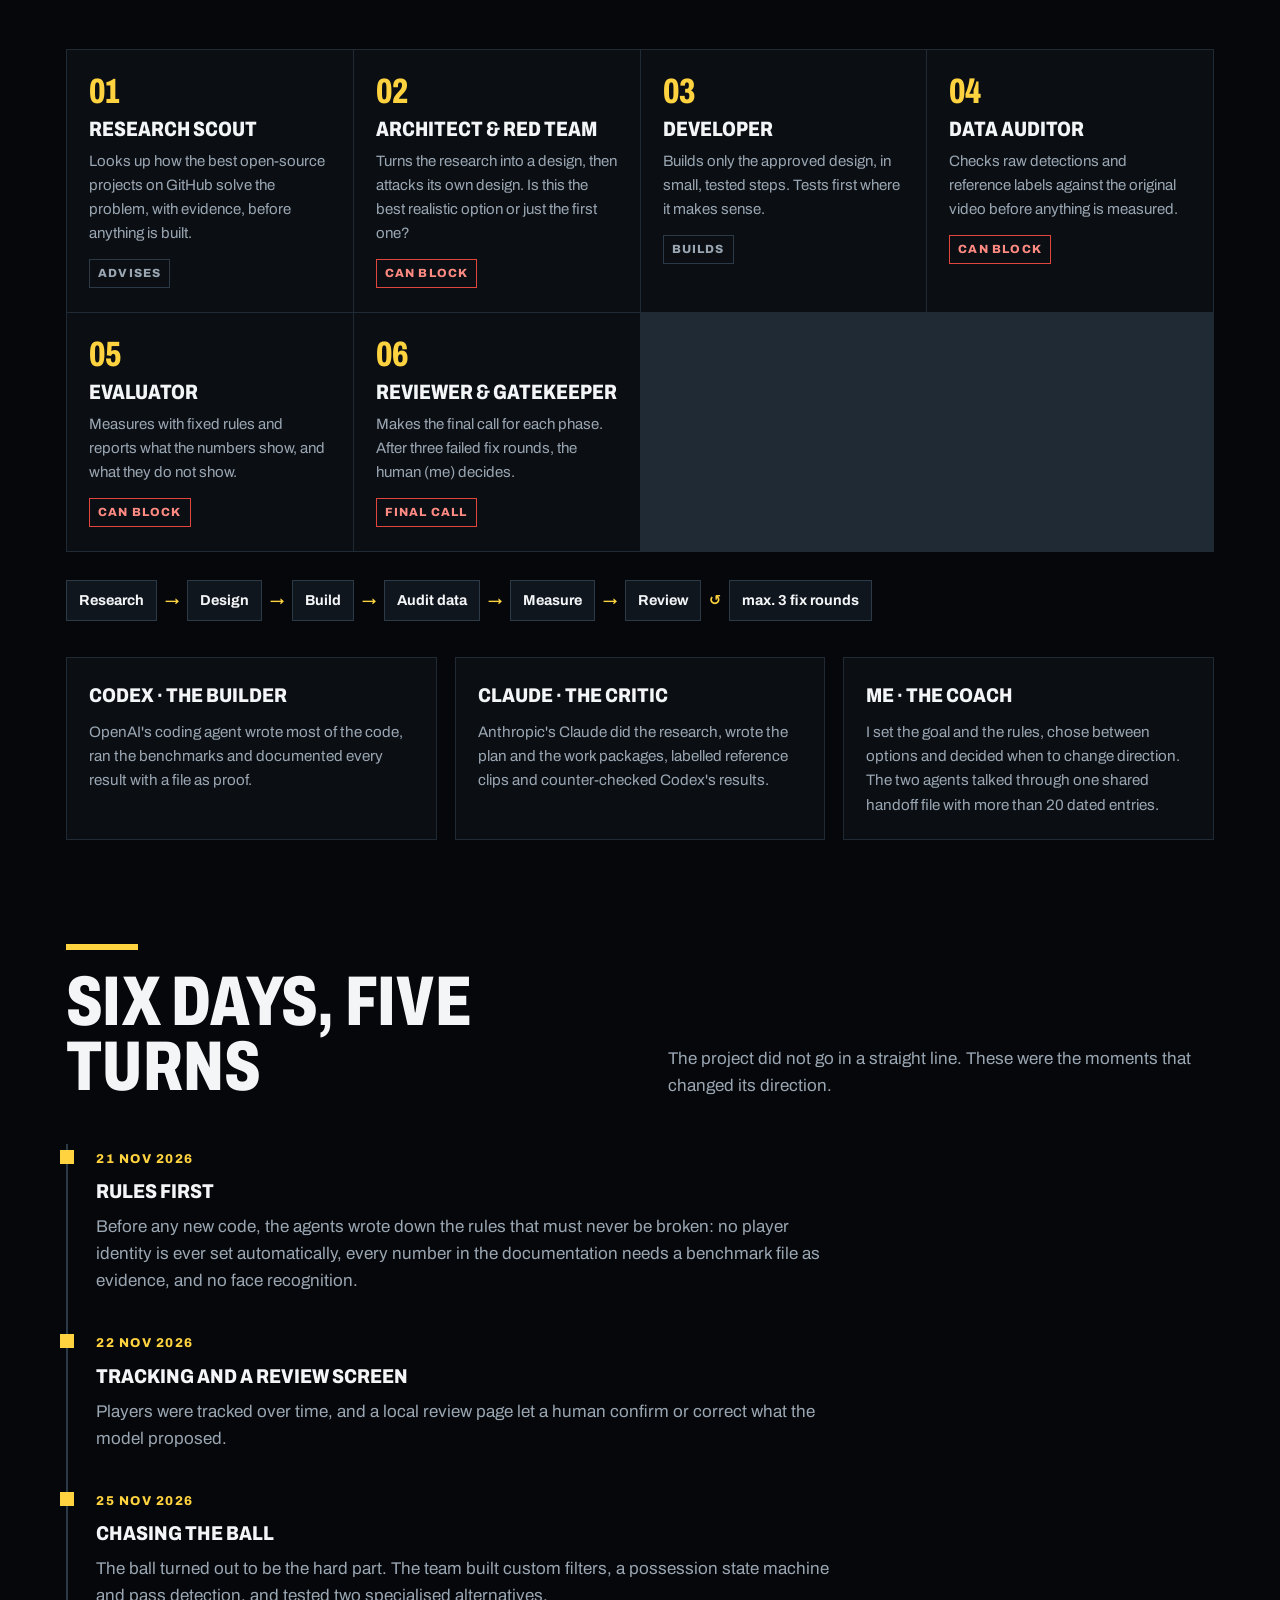
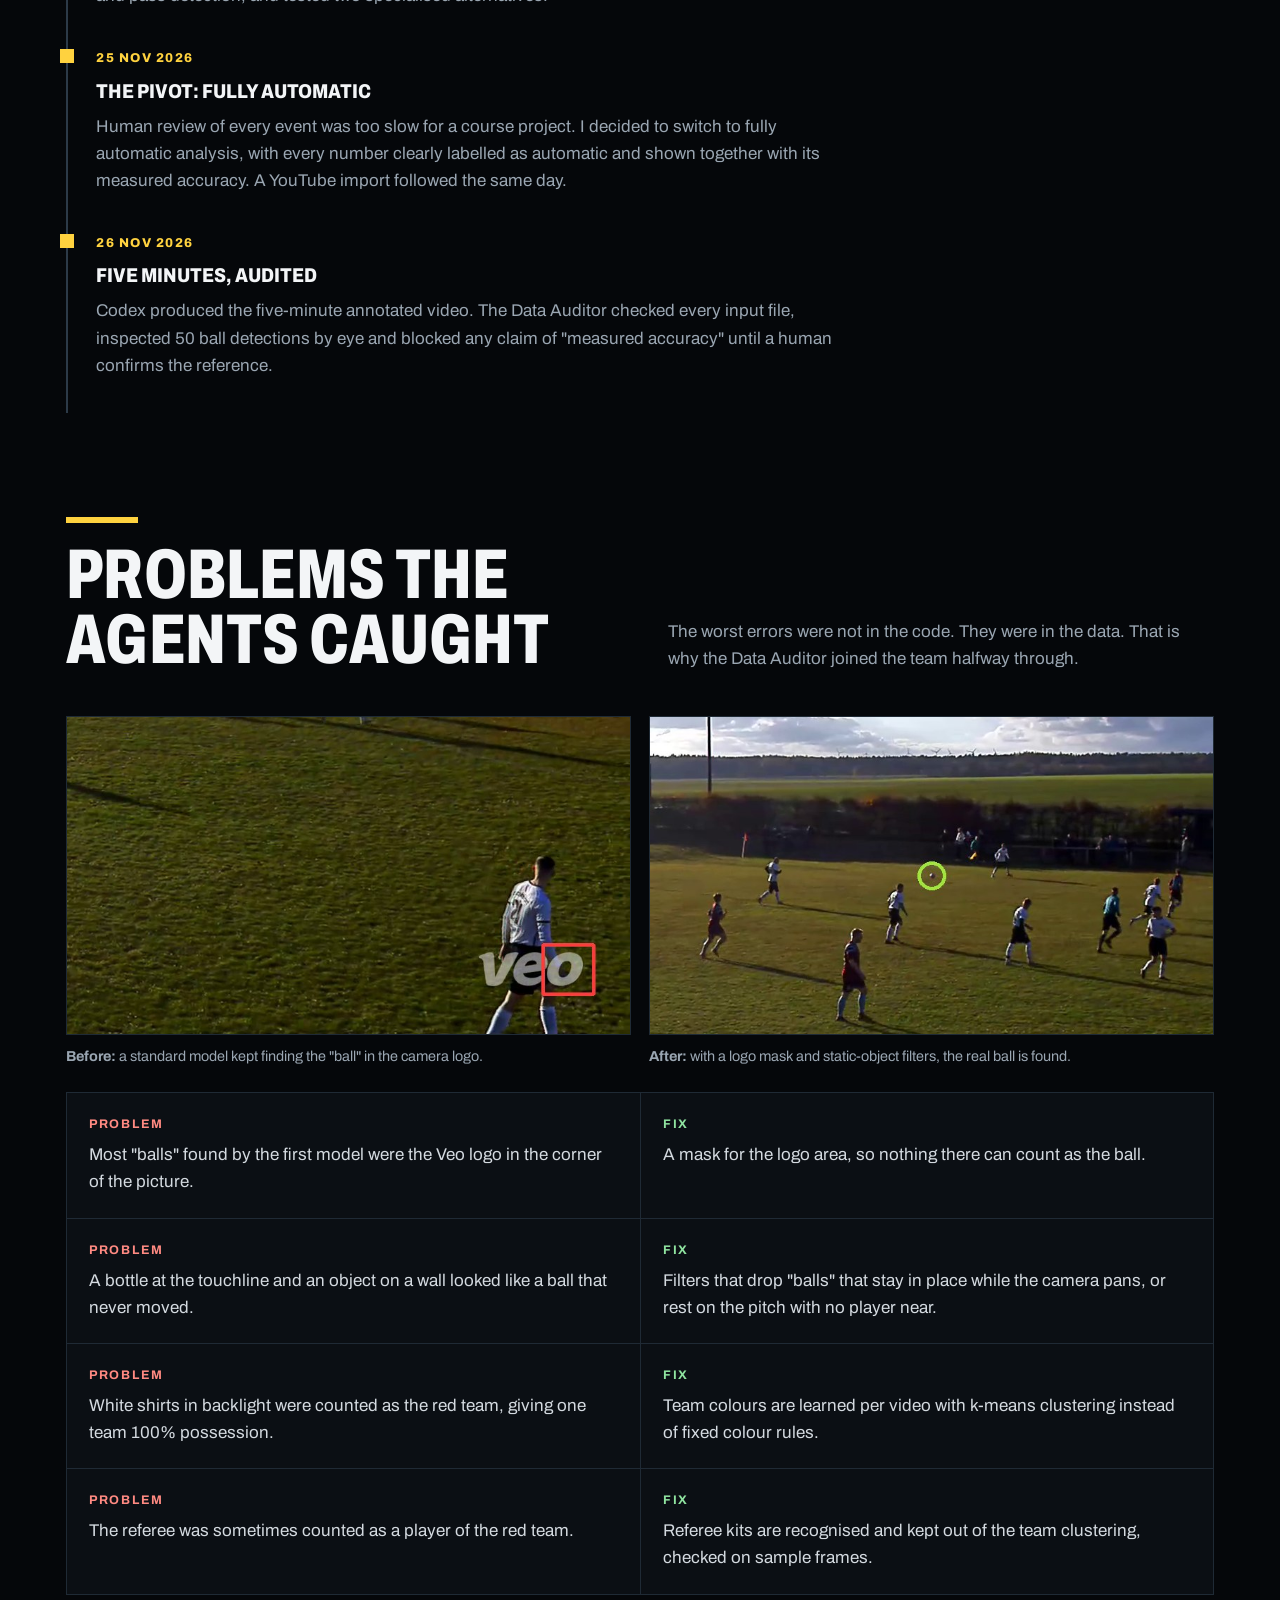
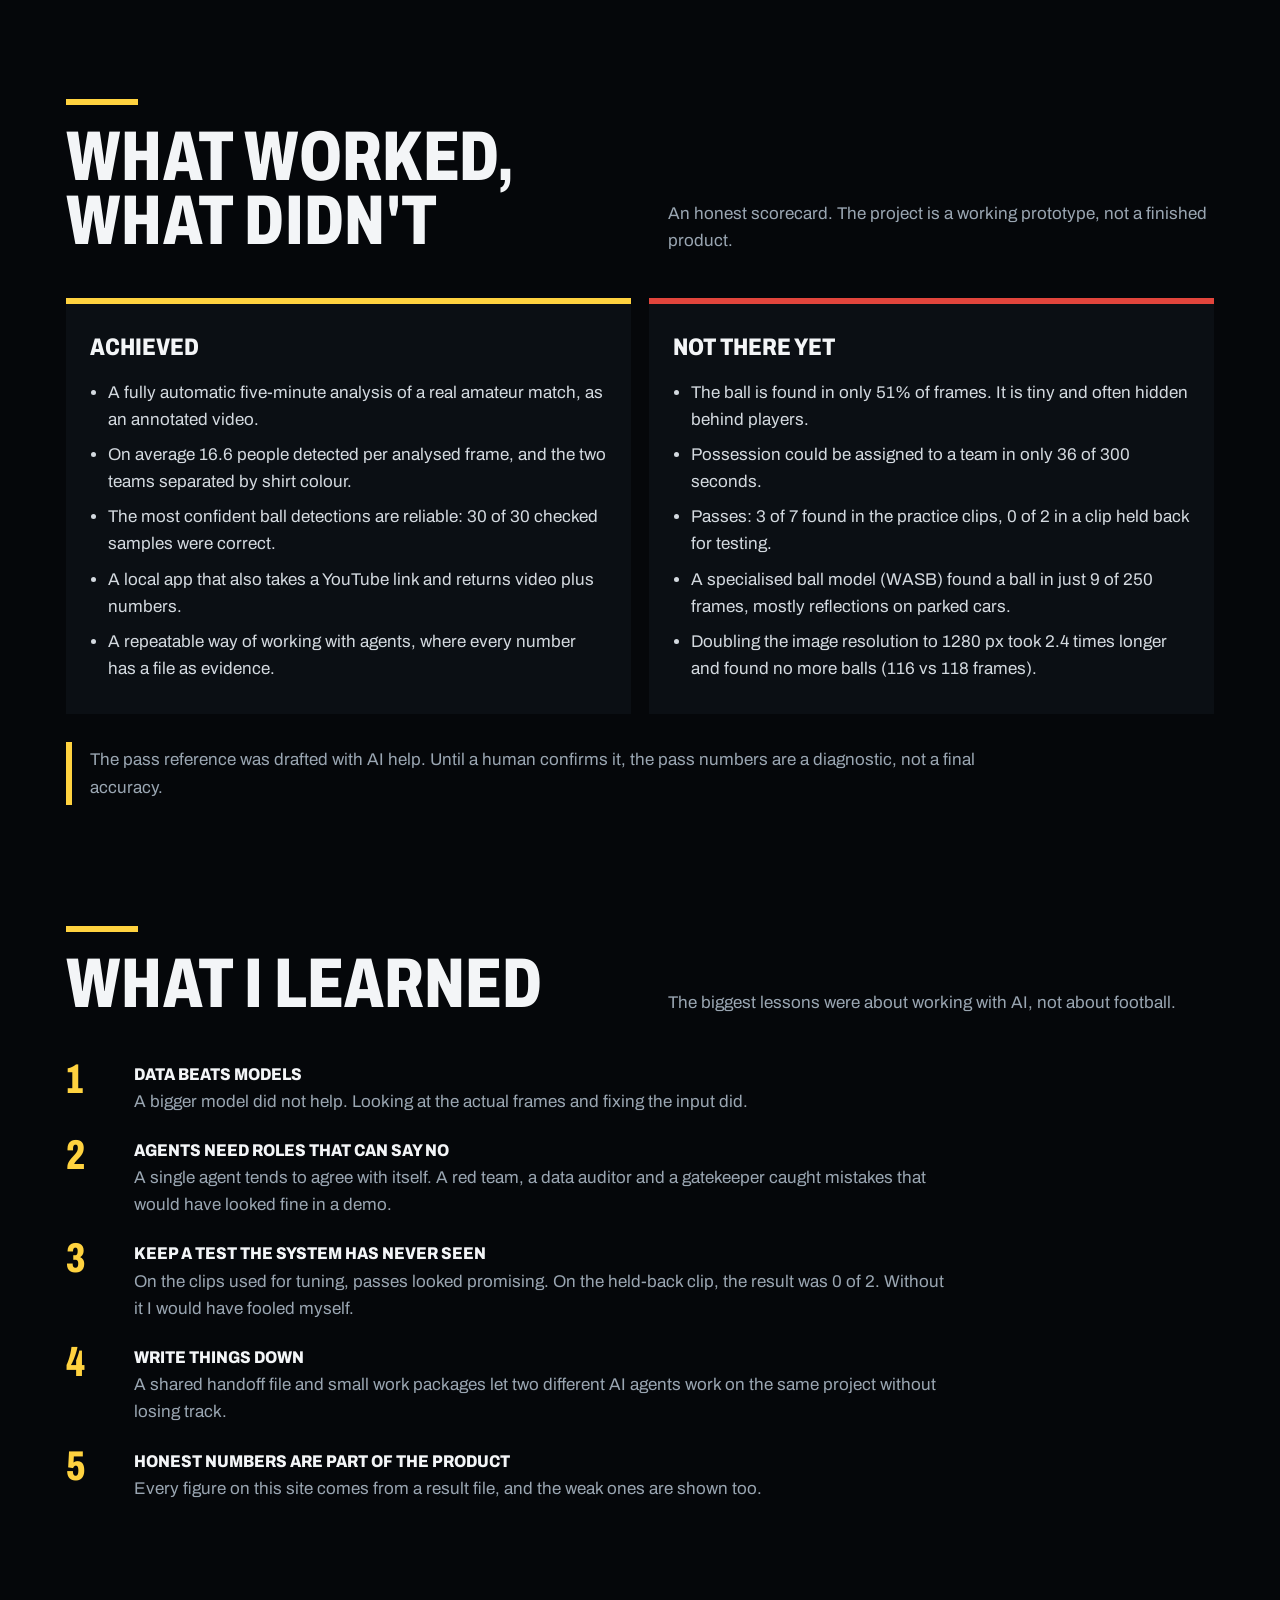
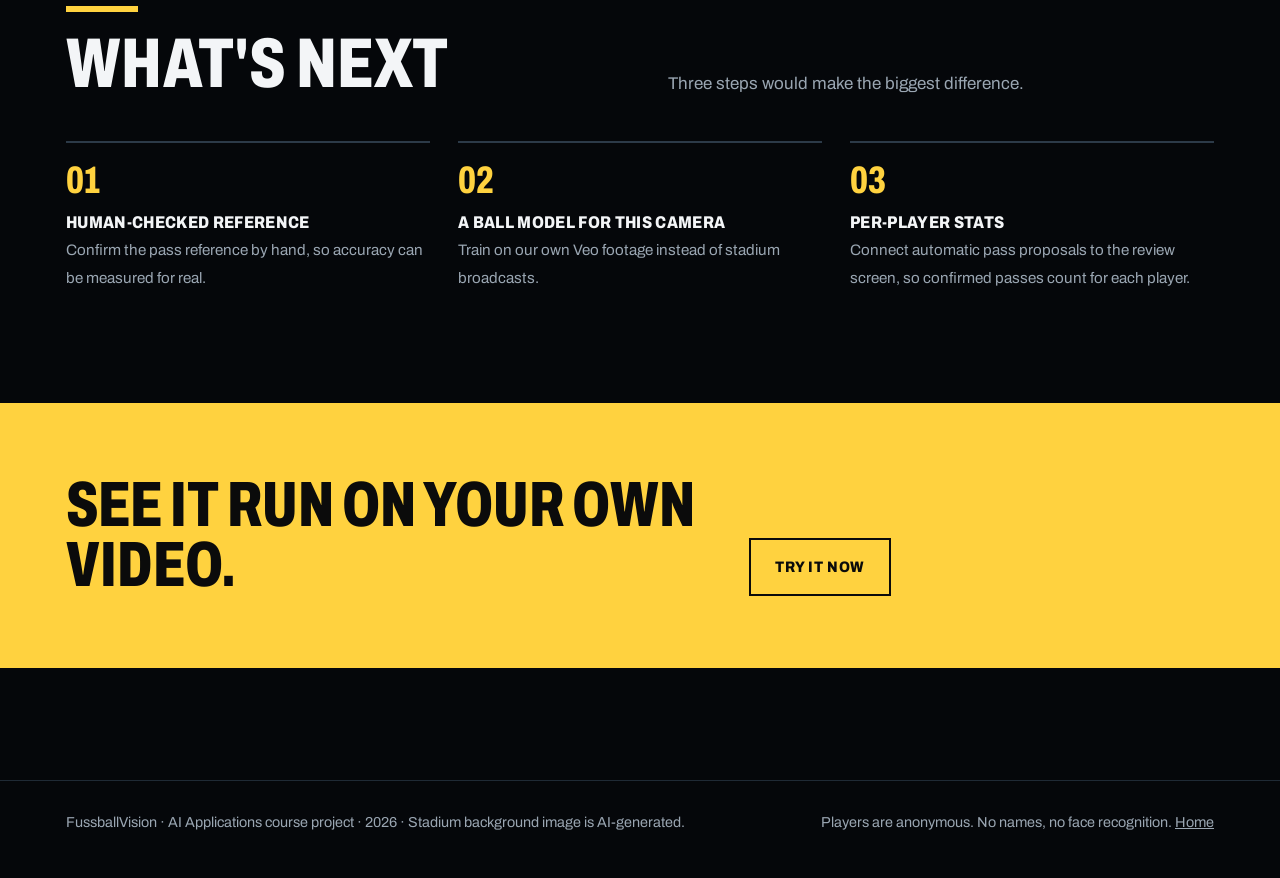
<file: fussballvision/story.html>
<!doctype html>
<html lang="en">
<head>
<meta charset="utf-8">
<meta name="viewport" content="width=device-width, initial-scale=1">
<title>The FussballVision story</title>
<meta name="description" content="What I set out to build, how a team of AI agents built and checked it, what worked, what failed and what I learned.">
<link rel="preconnect" href="https://fonts.googleapis.com">
<link rel="preconnect" href="https://fonts.gstatic.com" crossorigin>
<link href="https://fonts.googleapis.com/css2?family=Archivo:wdth,wght@62..125,400..800&display=swap" rel="stylesheet">
<link rel="stylesheet" href="site.css">
<style>
  .prose { max-width: 46em; }
  .prose p { margin: 0 0 18px; color: #d4dae0; }
  .agents { display: grid; grid-template-columns: repeat(auto-fit, minmax(min(250px, 100%), 1fr)); gap: 1px; background: var(--line); border: 1px solid var(--line); counter-reset: a; }
  .agent { background: var(--bg-2); padding: 24px 22px; position: relative; }
  .agent .n { font-weight: 800; font-stretch: 70%; font-size: 2.2rem; line-height: 1; color: var(--accent); }
  .agent h3 { font-weight: 800; font-stretch: 80%; text-transform: uppercase; font-size: 1.3rem; line-height: 1.05; margin: 10px 0 8px; }
  .agent p { margin: 0; color: var(--muted); font-size: .94rem; }
  .agent q { display: block; margin-top: 12px; font-size: .9rem; color: var(--ink); font-style: italic; quotes: "“" "”"; }
  .tag { display: inline-block; margin-top: 14px; font-size: .74rem; font-weight: 800; letter-spacing: .1em; text-transform: uppercase; padding: 4px 8px; border: 1px solid var(--line-2); color: var(--muted); }
  .tag.block { border-color: var(--red); color: #ff8a82; }
  .flow { display: flex; flex-wrap: wrap; align-items: center; gap: 8px; margin: 28px 0 0; font-weight: 700; font-size: .9rem; }
  .flow span { padding: 8px 12px; border: 1px solid var(--line-2); background: var(--panel); }
  .flow b { color: var(--accent); }
  .who { display: grid; grid-template-columns: repeat(auto-fit, minmax(min(300px, 100%), 1fr)); gap: 18px; margin-top: 36px; }
  .who div { border: 1px solid var(--line); padding: 22px; background: var(--bg-2); }
  .who h3 { margin: 0 0 8px; font-weight: 800; font-stretch: 85%; text-transform: uppercase; }
  .who p { margin: 0; color: var(--muted); font-size: .95rem; }
  .timeline-v { list-style: none; margin: 0; padding: 0; border-left: 2px solid var(--line-2); }
  .timeline-v li { position: relative; padding: 0 0 34px 28px; }
  .timeline-v li::before { content: ""; position: absolute; left: -8px; top: 6px; width: 14px; height: 14px; background: var(--accent); }
  .timeline-v time { font-weight: 800; font-size: .8rem; letter-spacing: .12em; text-transform: uppercase; color: var(--accent); }
  .timeline-v h3 { margin: 4px 0 6px; font-weight: 800; font-stretch: 85%; text-transform: uppercase; font-size: 1.25rem; }
  .timeline-v p { margin: 0; color: var(--muted); max-width: 44em; }
  .problems { display: grid; gap: 1px; background: var(--line); border: 1px solid var(--line); }
  .problem { background: var(--bg-2); display: grid; grid-template-columns: minmax(0, 1fr) minmax(0, 1fr); gap: 0; }
  .problem div { padding: 22px; }
  .problem div + div { border-left: 1px solid var(--line); }
  .problem h3 { margin: 0 0 6px; font-size: .78rem; letter-spacing: .14em; text-transform: uppercase; }
  .problem .bad h3 { color: #ff8a82; }
  .problem .good h3 { color: #8fe3a0; }
  .problem p { margin: 0; color: #d4dae0; }
  .verdict { display: grid; grid-template-columns: repeat(auto-fit, minmax(min(300px, 100%), 1fr)); gap: 18px; }
  .verdict div { border-top: 6px solid var(--accent); background: var(--bg-2); padding: 24px; }
  .verdict div.miss { border-top-color: var(--red); }
  .verdict h3 { margin: 0 0 12px; font-weight: 800; font-stretch: 80%; text-transform: uppercase; font-size: 1.5rem; }
  .verdict ul { margin: 0; padding-left: 18px; color: #d4dae0; }
  .verdict li { margin-bottom: 8px; }
  .lessons { counter-reset: l; list-style: none; padding: 0; margin: 0; display: grid; gap: 22px; max-width: 52em; }
  .lessons li { counter-increment: l; display: grid; grid-template-columns: 56px 1fr; gap: 12px; }
  .lessons li::before { content: counter(l); font-weight: 800; font-stretch: 70%; font-size: 2.6rem; line-height: .9; color: var(--accent); }
  .lessons b { display: block; font-weight: 800; font-stretch: 88%; text-transform: uppercase; }
  .lessons span { color: var(--muted); }
  @media (max-width: 700px) { .problem { grid-template-columns: 1fr; } .problem div + div { border-left: 0; border-top: 1px solid var(--line); } }
</style>
</head>
<body>

<header class="topbar">
  <div class="wrap">
    <a class="logo" href="index.html"><svg viewBox="0 0 32 32" aria-hidden="true"><circle cx="16" cy="16" r="13" fill="none" stroke="#ffd23f" stroke-width="3"/><path d="M16 9l6 4.5-2.3 7h-7.4L10 13.5z" fill="#ffd23f"/></svg>FUSSBALLVISION</a>
    <nav aria-label="Main"><a href="index.html">Home</a><a href="index.html#demo">Demo</a><a href="story.html" aria-current="page">The story</a><a class="cta" href="try.html">Try it</a></nav>
  </div>
</header>

<div class="hero page-hero">
  <img class="bg" src="img/stadium.jpg" alt="">
  <div class="wrap">
    <p class="eyebrow">The story behind the project</p>
    <h1 class="display">What I tried. What I <em>built</em>. What I learned.</h1>
    <p class="lead">I wanted my amateur club to get the kind of match analysis that professional teams have. I did not write this alone: a team of AI agents researched, built, audited and reviewed every step, and I steered.</p>
  </div>
</div>

<div class="strip" aria-label="Project in numbers">
  <div><b>6</b><span>agent roles with clear rules</span></div>
  <div><b>27</b><span>commits in six days</span></div>
  <div><b>256</b><span>automated tests passing</span></div>
  <div><b>53</b><span>planning and research documents</span></div>
</div>

<main class="wrap">
  <section id="idea">
    <div class="head">
      <div><div class="bar"></div><h2 class="display">The idea</h2></div>
      <p>One camera, no analyst, and a Sunday league match that nobody will ever look at again.</p>
    </div>
    <div class="prose">
      <p>Clubs in the lower leagues increasingly film their games with a single automatic camera such as Veo. The video exists, but nobody has the time to count passes, possession or turnovers by hand.</p>
      <p>My goal: load a match video, and get the numbers automatically. Every player detected, the two teams separated, the ball followed, and from that possession, passes and turnovers. Locally on my laptop, with no video sent to the cloud, and with honest information about how reliable each number is.</p>
    </div>
  </section>

  <section id="agents">
    <div class="head">
      <div><div class="bar"></div><h2 class="display">My team of AI agents</h2></div>
      <p>Instead of asking one chatbot to "build it", I set up a team with fixed roles. Each role has one question to answer, and four of them can stop the work if it is not good enough.</p>
    </div>
    <div class="agents">
      <div class="agent"><div class="n">01</div><h3>Research Scout</h3><p>Looks up how the best open-source projects on GitHub solve the problem, with evidence, before anything is built.</p><span class="tag">advises</span></div>
      <div class="agent"><div class="n">02</div><h3>Architect &amp; Red Team</h3><p>Turns the research into a design, then attacks its own design. Is this the best realistic option or just the first one?</p><span class="tag block">can block</span></div>
      <div class="agent"><div class="n">03</div><h3>Developer</h3><p>Builds only the approved design, in small, tested steps. Tests first where it makes sense.</p><span class="tag">builds</span></div>
      <div class="agent"><div class="n">04</div><h3>Data Auditor</h3><p>Checks raw detections and reference labels against the original video before anything is measured.</p><span class="tag block">can block</span></div>
      <div class="agent"><div class="n">05</div><h3>Evaluator</h3><p>Measures with fixed rules and reports what the numbers show, and what they do not show.</p><span class="tag block">can block</span></div>
      <div class="agent"><div class="n">06</div><h3>Reviewer &amp; Gatekeeper</h3><p>Makes the final call for each phase. After three failed fix rounds, the human (me) decides.</p><span class="tag block">final call</span></div>
    </div>
    <div class="flow" aria-label="Workflow"><span>Research</span><b>→</b><span>Design</span><b>→</b><span>Build</span><b>→</b><span>Audit data</span><b>→</b><span>Measure</span><b>→</b><span>Review</span><b>↺</b><span>max. 3 fix rounds</span></div>

    <div class="who">
      <div><h3>Codex · the builder</h3><p>OpenAI's coding agent wrote most of the code, ran the benchmarks and documented every result with a file as proof.</p></div>
      <div><h3>Claude · the critic</h3><p>Anthropic's Claude did the research, wrote the plan and the work packages, labelled reference clips and counter-checked Codex's results.</p></div>
      <div><h3>Me · the coach</h3><p>I set the goal and the rules, chose between options and decided when to change direction. The two agents talked through one shared handoff file with more than 20 dated entries.</p></div>
    </div>
  </section>

  <section id="journey">
    <div class="head">
      <div><div class="bar"></div><h2 class="display">Six days, five turns</h2></div>
      <p>The project did not go in a straight line. These were the moments that changed its direction.</p>
    </div>
    <ol class="timeline-v">
      <li><time>21 Nov 2026</time><h3>Rules first</h3><p>Before any new code, the agents wrote down the rules that must never be broken: no player identity is ever set automatically, every number in the documentation needs a benchmark file as evidence, and no face recognition.</p></li>
      <li><time>22 Nov 2026</time><h3>Tracking and a review screen</h3><p>Players were tracked over time, and a local review page let a human confirm or correct what the model proposed.</p></li>
      <li><time>25 Nov 2026</time><h3>Chasing the ball</h3><p>The ball turned out to be the hard part. The team built custom filters, a possession state machine and pass detection, and tested two specialised alternatives.</p></li>
      <li><time>25 Nov 2026</time><h3>The pivot: fully automatic</h3><p>Human review of every event was too slow for a course project. I decided to switch to fully automatic analysis, with every number clearly labelled as automatic and shown together with its measured accuracy. A YouTube import followed the same day.</p></li>
      <li><time>26 Nov 2026</time><h3>Five minutes, audited</h3><p>Codex produced the five-minute annotated video. The Data Auditor checked every input file, inspected 50 ball detections by eye and blocked any claim of "measured accuracy" until a human confirms the reference.</p></li>
    </ol>
  </section>

  <section id="problems">
    <div class="head">
      <div><div class="bar"></div><h2 class="display">Problems the agents caught</h2></div>
      <p>The worst errors were not in the code. They were in the data. That is why the Data Auditor joined the team halfway through.</p>
    </div>
    <div class="pair" style="margin-bottom:24px">
      <figure><img src="img/before-logo.jpg" alt="Before: the camera logo in the corner was detected as the ball" loading="lazy"><figcaption><b>Before:</b> a standard model kept finding the "ball" in the camera logo.</figcaption></figure>
      <figure><img src="img/after-filter.jpg" alt="After: the real ball in midfield is marked" loading="lazy"><figcaption><b>After:</b> with a logo mask and static-object filters, the real ball is found.</figcaption></figure>
    </div>
    <div class="problems">
      <div class="problem"><div class="bad"><h3>Problem</h3><p>Most "balls" found by the first model were the Veo logo in the corner of the picture.</p></div><div class="good"><h3>Fix</h3><p>A mask for the logo area, so nothing there can count as the ball.</p></div></div>
      <div class="problem"><div class="bad"><h3>Problem</h3><p>A bottle at the touchline and an object on a wall looked like a ball that never moved.</p></div><div class="good"><h3>Fix</h3><p>Filters that drop "balls" that stay in place while the camera pans, or rest on the pitch with no player near.</p></div></div>
      <div class="problem"><div class="bad"><h3>Problem</h3><p>White shirts in backlight were counted as the red team, giving one team 100% possession.</p></div><div class="good"><h3>Fix</h3><p>Team colours are learned per video with k-means clustering instead of fixed colour rules.</p></div></div>
      <div class="problem"><div class="bad"><h3>Problem</h3><p>The referee was sometimes counted as a player of the red team.</p></div><div class="good"><h3>Fix</h3><p>Referee kits are recognised and kept out of the team clustering, checked on sample frames.</p></div></div>
    </div>
  </section>

  <section id="results">
    <div class="head">
      <div><div class="bar"></div><h2 class="display">What worked, what didn't</h2></div>
      <p>An honest scorecard. The project is a working prototype, not a finished product.</p>
    </div>
    <div class="verdict">
      <div>
        <h3>Achieved</h3>
        <ul>
          <li>A fully automatic five-minute analysis of a real amateur match, as an annotated video.</li>
          <li>On average 16.6 people detected per analysed frame, and the two teams separated by shirt colour.</li>
          <li>The most confident ball detections are reliable: 30 of 30 checked samples were correct.</li>
          <li>A local app that also takes a YouTube link and returns video plus numbers.</li>
          <li>A repeatable way of working with agents, where every number has a file as evidence.</li>
        </ul>
      </div>
      <div class="miss">
        <h3>Not there yet</h3>
        <ul>
          <li>The ball is found in only 51% of frames. It is tiny and often hidden behind players.</li>
          <li>Possession could be assigned to a team in only 36 of 300 seconds.</li>
          <li>Passes: 3 of 7 found in the practice clips, 0 of 2 in a clip held back for testing.</li>
          <li>A specialised ball model (WASB) found a ball in just 9 of 250 frames, mostly reflections on parked cars.</li>
          <li>Doubling the image resolution to 1280 px took 2.4 times longer and found no more balls (116 vs 118 frames).</li>
        </ul>
      </div>
    </div>
    <p class="note">The pass reference was drafted with AI help. Until a human confirms it, the pass numbers are a diagnostic, not a final accuracy.</p>
  </section>

  <section id="lessons">
    <div class="head">
      <div><div class="bar"></div><h2 class="display">What I learned</h2></div>
      <p>The biggest lessons were about working with AI, not about football.</p>
    </div>
    <ol class="lessons">
      <li><div><b>Data beats models</b><span>A bigger model did not help. Looking at the actual frames and fixing the input did.</span></div></li>
      <li><div><b>Agents need roles that can say no</b><span>A single agent tends to agree with itself. A red team, a data auditor and a gatekeeper caught mistakes that would have looked fine in a demo.</span></div></li>
      <li><div><b>Keep a test the system has never seen</b><span>On the clips used for tuning, passes looked promising. On the held-back clip, the result was 0 of 2. Without it I would have fooled myself.</span></div></li>
      <li><div><b>Write things down</b><span>A shared handoff file and small work packages let two different AI agents work on the same project without losing track.</span></div></li>
      <li><div><b>Honest numbers are part of the product</b><span>Every figure on this site comes from a result file, and the weak ones are shown too.</span></div></li>
    </ol>
  </section>

  <section id="next">
    <div class="head">
      <div><div class="bar"></div><h2 class="display">What's next</h2></div>
      <p>Three steps would make the biggest difference.</p>
    </div>
    <ol class="steps">
      <li><b>Human-checked reference</b><span>Confirm the pass reference by hand, so accuracy can be measured for real.</span></li>
      <li><b>A ball model for this camera</b><span>Train on our own Veo footage instead of stadium broadcasts.</span></li>
      <li><b>Per-player stats</b><span>Connect automatic pass proposals to the review screen, so confirmed passes count for each player.</span></li>
    </ol>
  </section>
</main>

<div class="band">
  <div class="wrap">
    <p>See it run on your own video.</p>
    <a class="btn" href="try.html">Try it now</a>
  </div>
</div>

<footer><div class="wrap"><span>FussballVision · AI Applications course project · 2026 · Stadium background image is AI-generated.</span><span>Players are anonymous. No names, no face recognition. <a href="index.html">Home</a></span></div></footer>
</body>
</html>
</file>
<file: style.css>
/* ============================================================
   2026 AI Personal Site - shared styles
   Theme: elegant navy x rose gold (academic tone)
   ============================================================ */
:root {
    --navy-deep:   #3d2f52;   /* primary: deep purple */
    --navy-mid:    #574571;   /* gradient mid-point */
    --navy-soft:   #9a89b3;   /* gradient end / secondary (soft purple) */
    --gold:        #caa4a4;   /* accent rose gold */
    --gold-light:  #e3c9c9;   /* soft rose gold (hover, borders) */
    --cream:       #f9f6f4;   /* warm off-white background */
    --cream-deep:  #f1e9ef;   /* card base / light background */
    --ink:         #2c2733;   /* primary text */
    --ink-soft:    #6b5f73;   /* secondary text */

    --gradient-navy: linear-gradient(135deg, var(--navy-deep) 0%, var(--navy-mid) 55%, var(--navy-soft) 100%);
    --shadow-navy: rgba(61, 47, 82, 0.18);
}

* {
    margin: 0;
    padding: 0;
    box-sizing: border-box;
}

body {
    font-family: 'Noto Serif TC', 'PingFang TC', 'Microsoft JhengHei', 'Segoe UI', serif;
    line-height: 1.7;
    color: var(--ink);
    background: var(--cream);
}

a { text-decoration: none; }

/* ---------------- Navigation ---------------- */
.navbar {
    background: rgba(61, 47, 82, 0.96) !important;
    backdrop-filter: blur(10px);
    box-shadow: 0 2px 20px var(--shadow-navy);
    transition: all 0.3s ease;
}

.navbar-brand {
    font-weight: 700;
    font-size: 1.5rem;
    color: var(--gold-light) !important;
    letter-spacing: 0.03em;
}

.navbar-nav .nav-link {
    color: #f1ecdd !important;
    font-weight: 500;
    margin: 0 10px;
    transition: all 0.3s ease;
}

.navbar-nav .nav-link:hover {
    color: var(--gold) !important;
    transform: translateY(-2px);
}

/* ---------------- Hero ---------------- */
.hero {
    background: var(--gradient-navy);
    min-height: 100vh;
    display: flex;
    align-items: center;
    color: #f7f4ec;
    position: relative;
    overflow: hidden;
    padding-top: 76px;
}

.hero::before {
    content: '';
    position: absolute;
    inset: 0;
    background: url("data:image/svg+xml,%3Csvg xmlns='http://www.w3.org/2000/svg' viewBox='0 0 1000 1000'%3E%3Ccircle cx='200' cy='200' r='100' fill='rgba(201,162,39,0.07)'/%3E%3Ccircle cx='800' cy='300' r='150' fill='rgba(255,255,255,0.04)'/%3E%3Ccircle cx='600' cy='700' r='120' fill='rgba(201,162,39,0.05)'/%3E%3C/svg%3E");
    animation: float 14s ease-in-out infinite;
    will-change: transform;
    transform: translate3d(0,0,0);
    pointer-events: none;
}
@keyframes float {
    0%, 100% { transform: translate3d(0, 0, 0) scale(1); }
    50%      { transform: translate3d(24px, -60px, 0) scale(1.03); }
}

.hero-content { position: relative; z-index: 2; }

.hero h1 {
    font-size: 3.2rem;
    font-weight: 700;
    margin-bottom: 0.6rem;
    letter-spacing: 0.04em;
    text-shadow: 2px 2px 6px rgba(0,0,0,0.35);
}

.hero .subtitle {
    font-size: 1.2rem;
    margin-bottom: 1.6rem;
    opacity: 0.92;
}

.titles-container { margin-bottom: 0.8rem; }

.title-line {
    position: relative;
    padding-left: 0;
    font-weight: 600;
    color: #f5c451 !important;
    margin-bottom: 0.3rem !important;
    display: flex;
    align-items: center;
}
.title-line:before {
    content: "◆";
    color: #f5c451;
    font-size: 0.8em;
    margin-right: 0.5rem;
    text-shadow: 0 0 8px rgba(245,196,81,0.6);
}
.title-line:last-child { margin-bottom: 0 !important; }

/* ---------------- Profile Image ---------------- */
.profile-img {
    width: clamp(250px, 33vw, 340px);
    height: clamp(250px, 33vw, 340px);
    border-radius: 50%;
    aspect-ratio: 1 / 1;
    object-fit: cover;
    border: 5px solid #fffdf6;
    box-shadow:
        0 0 0 3px var(--gold),
        0 0 0 6px #8a5a66,
        0 12px 32px rgba(0,0,0,0.30);
    transition: transform 0.35s ease, box-shadow 0.35s ease;
}
.profile-img:hover {
    transform: scale(1.05);
    box-shadow:
        0 0 0 3px var(--gold-light),
        0 0 0 6px var(--gold),
        0 18px 40px rgba(0,0,0,0.35);
}
.hero .profile-img { border-radius: 50% !important; }

/* ---------------- Sections ---------------- */
.section { padding: 80px 0; }

.section-title {
    text-align: center;
    font-size: 2.3rem;
    margin-bottom: 3rem;
    color: var(--navy-deep);
    font-weight: 700;
    position: relative;
}
.section-title::after {
    content: '';
    display: block;
    width: 60px;
    height: 3px;
    background: var(--gold);
    margin: 0.8rem auto 0;
    border-radius: 2px;
}

.bg-light { background: var(--cream-deep) !important; }

/* ---------------- Cards ---------------- */
.card {
    border: none;
    border-radius: 15px;
    box-shadow: 0 10px 30px var(--shadow-navy);
    transition: transform 0.3s ease, box-shadow 0.3s ease;
    background: #fffdf8;
}
.card:hover {
    transform: translateY(-8px);
    box-shadow: 0 20px 40px rgba(61, 47, 82, 0.25);
}

/* ---------------- Filter Buttons ---------------- */
.filter-buttons { text-align: center; margin-bottom: 3rem; }

.filter-btn {
    background: #fffdf8;
    color: var(--navy-mid);
    border: 2px solid var(--navy-mid);
    padding: 10px 25px;
    margin: 5px;
    border-radius: 25px;
    font-weight: 500;
    transition: all 0.3s ease;
}
.filter-btn:hover,
.filter-btn.active {
    background: var(--navy-mid);
    color: #fffdf8;
    transform: translateY(-2px);
    box-shadow: 0 5px 15px var(--shadow-navy);
}

/* ---------------- Project Grid ---------------- */
.project-grid {
    display: grid;
    grid-template-columns: repeat(auto-fit, minmax(300px, 1fr));
    gap: 2rem;
    margin-top: 2rem;
}

.project-card {
    background: #fffdf8;
    padding: 2rem;
    border-radius: 15px;
    box-shadow: 0 5px 20px rgba(61, 47, 82, 0.12);
    transition: all 0.3s ease;
    cursor: pointer;
    position: relative;
    overflow: hidden;
}
.project-card::before {
    content: '';
    position: absolute;
    top: 0; left: 0;
    width: 100%; height: 4px;
    background: linear-gradient(90deg, var(--navy-mid), var(--gold));
}
.project-card:hover {
    transform: translateY(-10px);
    box-shadow: 0 15px 35px rgba(61, 47, 82, 0.22);
}

.project-number {
    background: var(--gradient-navy);
    color: var(--gold-light);
    width: 40px; height: 40px;
    border-radius: 50%;
    display: flex; align-items: center; justify-content: center;
    font-weight: 700;
    margin-bottom: 1rem;
}

.project-card h5 { color: var(--navy-deep); margin-bottom: 1rem; font-weight: 700; }

/* ---------------- Student Portfolio CTA ---------------- */
.portfolio-cta {
    background: #fffdf8;
    border: 1px solid rgba(201,162,39,0.35);
    border-radius: 20px;
    box-shadow: 0 10px 30px var(--shadow-navy);
    padding: 3rem 2rem;
    text-align: center;
}
.portfolio-cta i { color: var(--gold); font-size: 2.4rem; margin-bottom: 1rem; }
.btn-elegant {
    display: inline-flex;
    align-items: center;
    gap: 0.5rem;
    background: var(--gradient-navy);
    color: #fffdf8 !important;
    padding: 0.7rem 2rem;
    border-radius: 50px;
    font-weight: 600;
    margin-top: 1rem;
    transition: all 0.3s ease;
    box-shadow: 0 6px 18px var(--shadow-navy);
}
.btn-elegant:hover {
    transform: translateY(-3px);
    box-shadow: 0 10px 24px rgba(20,38,64,0.3);
    color: var(--gold-light) !important;
}

/* ---------------- Contact ---------------- */
.contact-info {
    background: #fffdf8;
    padding: 3rem;
    border-radius: 20px;
    box-shadow: 0 10px 30px var(--shadow-navy);
}
.contact-item {
    display: flex;
    align-items: center;
    margin-bottom: 2rem;
    padding: 1rem;
    background: var(--cream-deep);
    border-radius: 10px;
    transition: transform 0.3s ease;
}
.contact-item:hover { transform: translateX(10px); }
.contact-item i { font-size: 2rem; color: var(--gold); margin-right: 1rem; width: 50px; }
.contact-item a { color: var(--navy-deep) !important; text-decoration: none; }
.contact-item a:hover { color: var(--gold) !important; }

/* ---------------- Footer ---------------- */
.footer {
    background: var(--navy-deep);
    color: #e3d2da;
    text-align: center;
    padding: 2rem 0;
}

/* ---------------- Generic page header (unit / homework) ---------------- */
.project-header {
    background: var(--gradient-navy);
    color: #f7f4ec;
    padding: 120px 0 40px;
    position: relative;
    overflow: hidden;
}
.project-header::before {
    content: '';
    position: absolute;
    inset: 0;
    background: url("data:image/svg+xml,%3Csvg xmlns='http://www.w3.org/2000/svg' viewBox='0 0 1000 1000'%3E%3Ccircle cx='200' cy='200' r='80' fill='rgba(201,162,39,0.07)'/%3E%3Ccircle cx='800' cy='150' r='120' fill='rgba(255,255,255,0.04)'/%3E%3Ccircle cx='500' cy='400' r='100' fill='rgba(201,162,39,0.05)'/%3E%3C/svg%3E");
    animation: float 15s ease-in-out infinite;
    pointer-events: none;
}
.project-title {
    color: #fffdf8 !important;
    font-weight: 700;
    font-size: 2.4rem;
    position: relative;
    z-index: 2;
    text-shadow: 2px 4px 8px rgba(0,0,0,0.3);
}
.project-subtitle {
    color: rgba(247,244,236,0.88) !important;
    font-size: 1.1rem;
    margin-top: 0.5rem;
    position: relative;
    z-index: 2;
}
.back-btn {
    position: relative;
    z-index: 3;
    background: rgba(255, 253, 248, 0.95);
    color: var(--navy-deep) !important;
    padding: 0.5rem 1.5rem;
    border-radius: 50px;
    text-decoration: none;
    display: inline-flex;
    align-items: center;
    gap: 0.5rem;
    font-weight: 600;
    border: 1px solid rgba(201,162,39,0.3);
    box-shadow: 0 4px 15px rgba(0,0,0,0.2);
    transition: all 0.3s ease;
}
.back-btn:hover {
    background: #fffdf8;
    color: var(--gold) !important;
    transform: translateY(-2px);
}
.breadcrumb-item a { color: #fffdf8; }
.breadcrumb-item a:hover { color: var(--gold); }
.breadcrumb-item.active { color: var(--gold-light); }

/* ---------------- Animations ---------------- */
.fade-in { opacity: 0; transform: translateY(30px); transition: all 0.8s ease; }
.fade-in.visible { opacity: 1; transform: translateY(0); }

/* ---------------- Responsive ---------------- */
@media (max-width: 768px) {
    .hero h1 { font-size: 2.3rem; }
    .profile-img { width: 190px; height: 190px; }
    .project-grid { grid-template-columns: 1fr; }
    .section-title { font-size: 1.9rem; }
    .filter-btn { padding: 8px 20px; font-size: 0.9rem; }
    .project-card { padding: 1.5rem; }
    .contact-info { padding: 2rem; }
    .project-title { font-size: 2rem; }
}

@media (max-width: 576px) {
    .hero h1 { font-size: 1.9rem; }
    .hero .subtitle { font-size: 1.05rem; }
    .section { padding: 60px 0; }
    .profile-img { width: 160px; height: 160px; }
    .project-card { padding: 1.2rem; }
    .contact-info { padding: 1.5rem; }
    .contact-item { flex-direction: column; text-align: center; }
    .contact-item i { margin-right: 0; margin-bottom: 0.5rem; }
}
</file>
<file: fussballvision/site.css>
/* FussballVision – shared styles for index, try and story pages */
:root {
  --bg: #05070a; --bg-2: #0b0f14; --panel: #10161d; --line: #1f2a35; --line-2: #2c3a48;
  --ink: #f3f5f7; --muted: #9aa6b2; --accent: #ffd23f; --accent-ink: #0b0b0b;
  --red: #e2453c; --white: #f2f2f2; --grey: #7d8a96;
  --font: "Archivo", system-ui, -apple-system, "Segoe UI", sans-serif;
  color-scheme: dark;
}
* { box-sizing: border-box; }
html { scroll-behavior: smooth; }
@media (prefers-reduced-motion: reduce) { html { scroll-behavior: auto; } * { animation: none !important; transition: none !important; } }
body { margin: 0; background: var(--bg); color: var(--ink); font: 17px/1.6 var(--font); -webkit-font-smoothing: antialiased; }
img, video, canvas { max-width: 100%; display: block; }
a { color: var(--accent); }
:focus-visible { outline: 3px solid var(--accent); outline-offset: 3px; }
.wrap { max-width: 1180px; margin: 0 auto; padding: 0 16px; }
.display { font-weight: 800; font-stretch: 72%; text-transform: uppercase; line-height: .92; letter-spacing: .004em; margin: 0; }
.eyebrow { font-weight: 700; font-size: .8rem; letter-spacing: .16em; text-transform: uppercase; color: var(--accent); margin: 0 0 14px; }
.muted { color: var(--muted); }

/* Top bar */
.topbar { position: sticky; top: 0; z-index: 20; background: rgba(5,7,10,.82); backdrop-filter: blur(10px); -webkit-backdrop-filter: blur(10px); border-bottom: 1px solid rgba(255,255,255,.07); }
.topbar .wrap { display: flex; align-items: center; justify-content: space-between; height: 64px; gap: 16px; }
.logo { font-weight: 800; font-stretch: 118%; color: var(--ink); text-decoration: none; letter-spacing: .03em; display: flex; align-items: center; gap: 10px; white-space: nowrap; }
.logo svg { width: 26px; height: 26px; flex: none; }
.topbar nav { display: flex; gap: 6px; }
.topbar nav a { color: var(--muted); text-decoration: none; font-size: .92rem; font-weight: 600; padding: 8px 12px; }
.topbar nav a:hover, .topbar nav a[aria-current="page"] { color: var(--ink); }
.topbar nav a.cta { background: var(--accent); color: var(--accent-ink); font-weight: 800; }

/* Buttons */
.btns { display: flex; flex-wrap: wrap; gap: 12px; margin-top: 34px; }
.btn { display: inline-flex; align-items: center; justify-content: center; gap: 10px; padding: 15px 24px; border: 2px solid var(--ink); color: var(--ink); text-decoration: none; font-weight: 800; font-stretch: 88%; text-transform: uppercase; letter-spacing: .04em; font-size: .95rem; background: transparent; cursor: pointer; font-family: inherit; }
.btn:hover { background: rgba(255,255,255,.08); }
.btn.primary { background: var(--accent); border-color: var(--accent); color: var(--accent-ink); }
.btn.primary:hover { background: #ffdc66; }

/* Stadium hero */
.hero { position: relative; overflow: hidden; min-height: min(92vh, 860px); display: flex; align-items: flex-end; isolation: isolate; }
.hero .bg { position: absolute; inset: 0; z-index: -2; width: 100%; height: 100%; object-fit: cover; transform: scale(1.04); animation: drift 24s ease-in-out infinite alternate; }
.hero::before { content: ""; position: absolute; inset: 0; z-index: -1; background:
  linear-gradient(180deg, rgba(5,7,10,.55) 0%, rgba(5,7,10,.25) 35%, rgba(5,7,10,.88) 78%, var(--bg) 100%),
  radial-gradient(ellipse at 20% 80%, rgba(5,7,10,.7), transparent 60%); }
@keyframes drift { from { transform: scale(1.04) translate3d(0,0,0); } to { transform: scale(1.1) translate3d(-1.5%, -1%, 0); } }
.hero .wrap { padding-top: 120px; padding-bottom: 72px; width: 100%; }
.hero h1 { font-size: clamp(2.8rem, 9.5vw, 8.4rem); max-width: 12ch; }
.hero h1 em { font-style: normal; color: var(--accent); }
.hero .lead { font-size: clamp(1.05rem, 2vw, 1.32rem); max-width: 36em; margin: 24px 0 0; color: #dfe4e9; }
.page-hero { min-height: 62vh; }
.page-hero h1 { font-size: clamp(2.6rem, 8vw, 6.6rem); max-width: 14ch; }

/* Score strip */
.strip { display: grid; grid-template-columns: repeat(4, minmax(0, 1fr)); border-top: 1px solid var(--line); border-bottom: 1px solid var(--line); background: var(--bg-2); }
.strip div { padding: 26px 20px; border-right: 1px solid var(--line); }
.strip div:last-child { border-right: 0; }
.strip b { display: block; font-weight: 800; font-stretch: 70%; font-size: clamp(2.4rem, 5vw, 3.6rem); line-height: 1; color: var(--accent); font-variant-numeric: tabular-nums; }
.strip span { color: var(--muted); font-size: .9rem; display: block; margin-top: 6px; }

section { padding: 104px 0 0; }
.head { display: grid; grid-template-columns: minmax(0, 1fr) minmax(0, 1fr); gap: 18px 56px; align-items: end; margin-bottom: 44px; }
.head h2 { font-size: clamp(2.4rem, 6vw, 4.4rem); }
.head p { color: var(--muted); margin: 0; max-width: 34em; }
.bar { width: 72px; height: 6px; background: var(--accent); margin-bottom: 20px; }

/* Cards */
.grid4 { display: grid; grid-template-columns: repeat(auto-fit, minmax(min(250px, 100%), 1fr)); gap: 1px; background: var(--line); border: 1px solid var(--line); }
.card { background: var(--bg-2); padding: 28px 24px; }
.card h3 { font-weight: 800; font-stretch: 78%; text-transform: uppercase; font-size: 1.5rem; line-height: 1; margin: 16px 0 10px; }
.card p { color: var(--muted); margin: 0; font-size: .97rem; }
.icon { width: 40px; height: 40px; color: var(--accent); }

/* Demo player */
.player { display: grid; grid-template-columns: minmax(0, 1fr) 320px; gap: 0; border: 1px solid var(--line); background: var(--bg-2); }
.player video { width: 100%; aspect-ratio: 16/9; background: #000; }
.events { border-left: 1px solid var(--line); display: flex; flex-direction: column; min-height: 0; }
.events h3 { margin: 0; padding: 14px 16px; font-size: .8rem; letter-spacing: .14em; text-transform: uppercase; color: var(--muted); border-bottom: 1px solid var(--line); }
.events ol { list-style: none; margin: 0; padding: 0; overflow-y: auto; max-height: 420px; flex: 1; }
.events button { width: 100%; display: grid; grid-template-columns: 54px 14px 1fr; gap: 10px; align-items: center; text-align: left; background: none; border: 0; border-bottom: 1px solid var(--line); color: var(--ink); padding: 10px 16px; font: inherit; font-size: .9rem; cursor: pointer; }
.events button:hover, .events button.now { background: rgba(255,210,63,.09); }
.events time { color: var(--muted); font-variant-numeric: tabular-nums; }
.dot { width: 12px; height: 12px; border-radius: 50%; border: 2px solid var(--grey); }
.dot.red { background: var(--red); border-color: var(--red); }
.dot.white { background: var(--white); border-color: var(--white); }
.timeline { position: relative; height: 26px; margin-top: 14px; background: #1a222b; border: 1px solid var(--line); cursor: pointer; }
.timeline i { position: absolute; top: 0; bottom: 0; }
.timeline .red { background: var(--red); }
.timeline .white { background: var(--white); }
.timeline .head-pos { position: absolute; top: -4px; bottom: -4px; width: 2px; background: var(--accent); pointer-events: none; }
.legend { display: flex; flex-wrap: wrap; gap: 18px; margin-top: 10px; color: var(--muted); font-size: .88rem; }
.legend span { display: inline-flex; align-items: center; gap: 8px; }
.sw { width: 14px; height: 14px; display: inline-block; }
.caption { color: var(--muted); font-size: .9rem; margin: 12px 0 0; max-width: 56em; }

/* Steps */
.steps { display: grid; grid-template-columns: repeat(auto-fit, minmax(min(200px, 100%), 1fr)); gap: 28px; counter-reset: s; list-style: none; margin: 0; padding: 0; }
.steps li { counter-increment: s; border-top: 2px solid var(--line-2); padding-top: 18px; }
.steps li::before { content: "0" counter(s); display: block; font-weight: 800; font-stretch: 70%; font-size: 2.4rem; line-height: 1; color: var(--accent); margin-bottom: 10px; }
.steps b { display: block; font-weight: 800; font-stretch: 85%; text-transform: uppercase; letter-spacing: .02em; }
.steps span { color: var(--muted); font-size: .95rem; }

/* Tables */
.table-wrap { overflow-x: auto; border: 1px solid var(--line); }
table { width: 100%; border-collapse: collapse; font-size: .97rem; }
th, td { text-align: left; padding: 14px 16px; border-bottom: 1px solid var(--line); vertical-align: top; }
th { color: var(--muted); font-weight: 700; font-size: .8rem; text-transform: uppercase; letter-spacing: .08em; background: var(--bg-2); }
tr:last-child td { border-bottom: 0; }
td.num { font-weight: 800; white-space: nowrap; }
.note { margin-top: 28px; border-left: 6px solid var(--accent); padding: 4px 0 4px 18px; color: var(--muted); max-width: 56em; }

/* Band */
.band { margin-top: 112px; background: var(--accent); color: var(--accent-ink); }
.band .wrap { padding: 72px 16px; display: grid; grid-template-columns: minmax(0, 1.4fr) minmax(0, 1fr); gap: 32px; align-items: end; }
.band p { font-weight: 800; font-stretch: 70%; text-transform: uppercase; font-size: clamp(2rem, 5.5vw, 4rem); line-height: .95; margin: 0; }
.band .btn { border-color: var(--accent-ink); color: var(--accent-ink); justify-self: start; }
.band .btn:hover { background: rgba(0,0,0,.08); }

/* Split */
.split { display: grid; grid-template-columns: minmax(0, 1fr) minmax(0, 1fr); gap: 48px; align-items: center; }
figure { margin: 0; }
figcaption { color: var(--muted); font-size: .9rem; margin-top: 10px; }
figure img { border: 1px solid var(--line); }
.pair { display: grid; grid-template-columns: repeat(auto-fit, minmax(min(320px, 100%), 1fr)); gap: 18px; }

footer { margin-top: 112px; border-top: 1px solid var(--line); color: var(--muted); }
footer .wrap { padding: 30px 16px 44px; font-size: .9rem; display: flex; flex-wrap: wrap; justify-content: space-between; gap: 12px; }
footer a { color: var(--muted); }

@media (max-width: 860px) {
  .head, .split, .band .wrap { grid-template-columns: 1fr; }
  .player { grid-template-columns: 1fr; }
  .events { border-left: 0; border-top: 1px solid var(--line); }
  .events ol { max-height: 280px; }
  .strip { grid-template-columns: repeat(2, minmax(0, 1fr)); }
  .strip div:nth-child(2) { border-right: 0; }
  .strip div:nth-child(-n+2) { border-bottom: 1px solid var(--line); }
  .topbar nav a:not(.cta) { display: none; }
}
</file>
